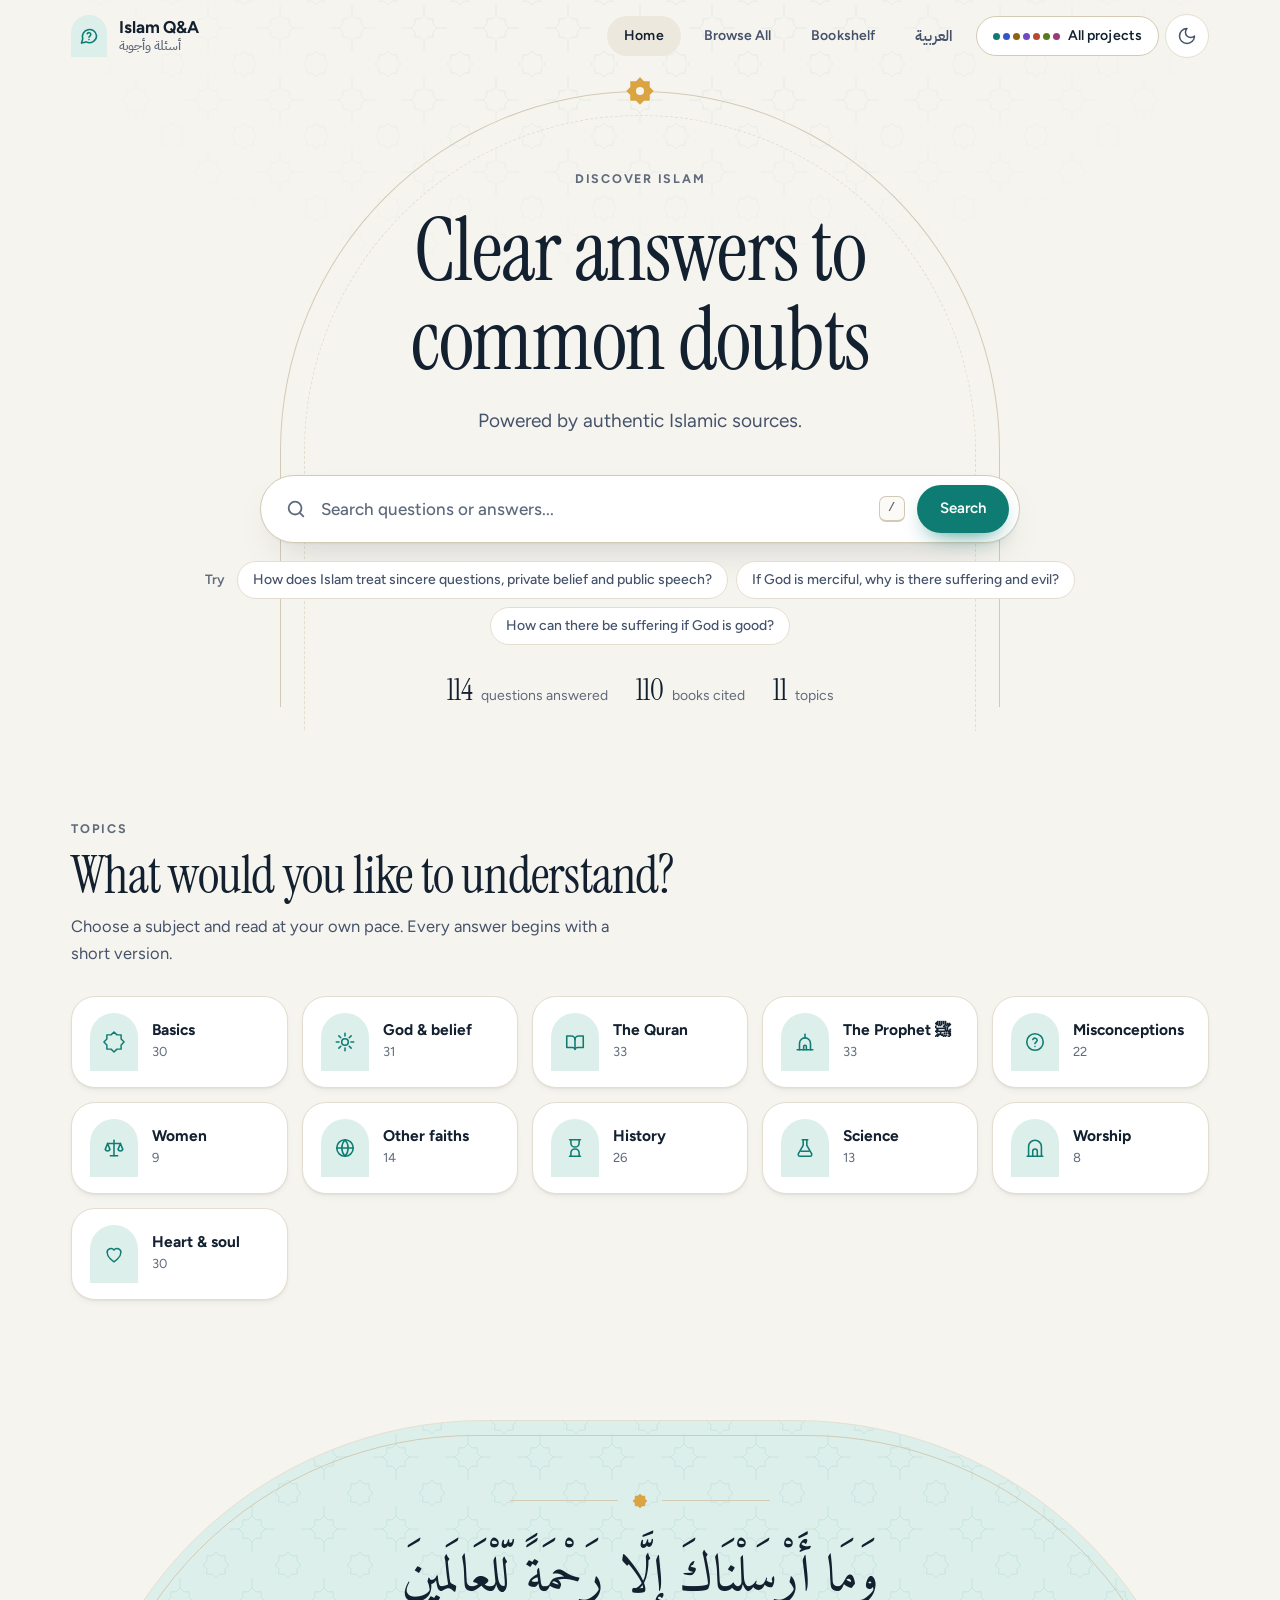
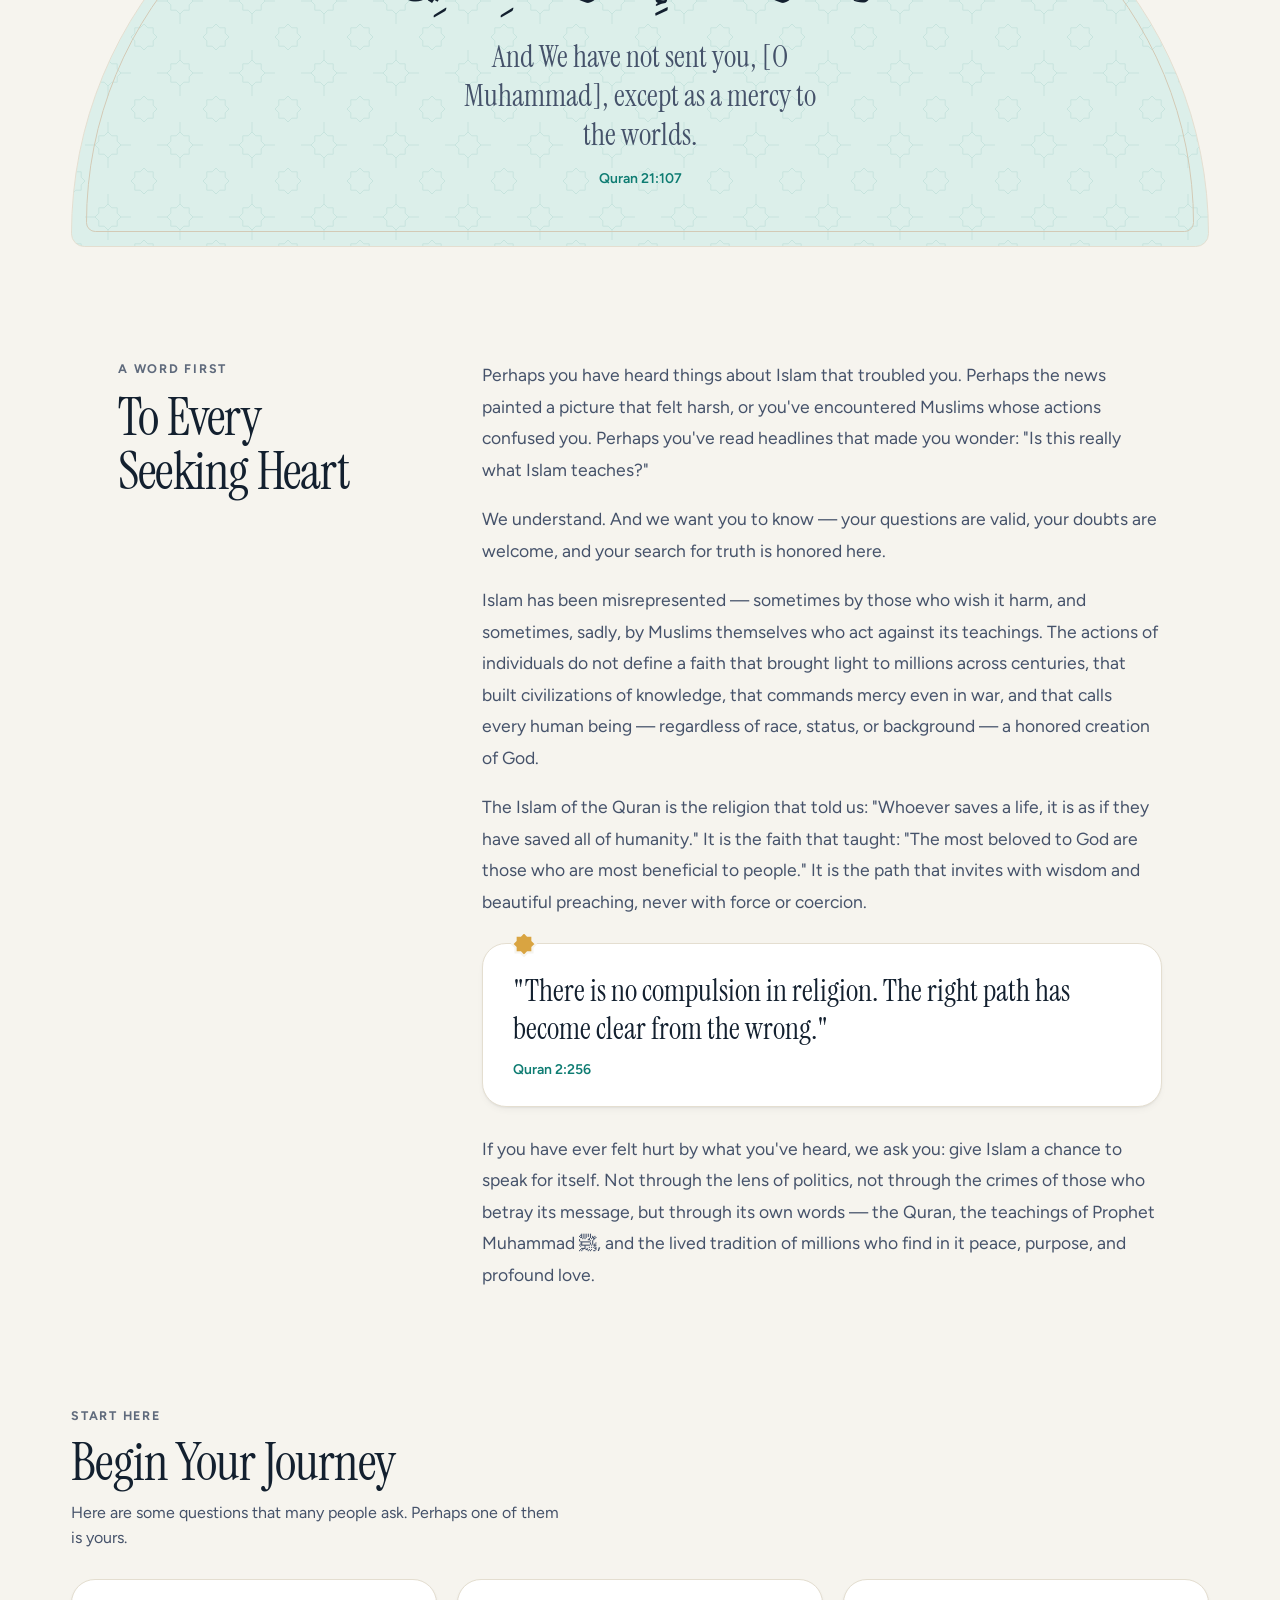
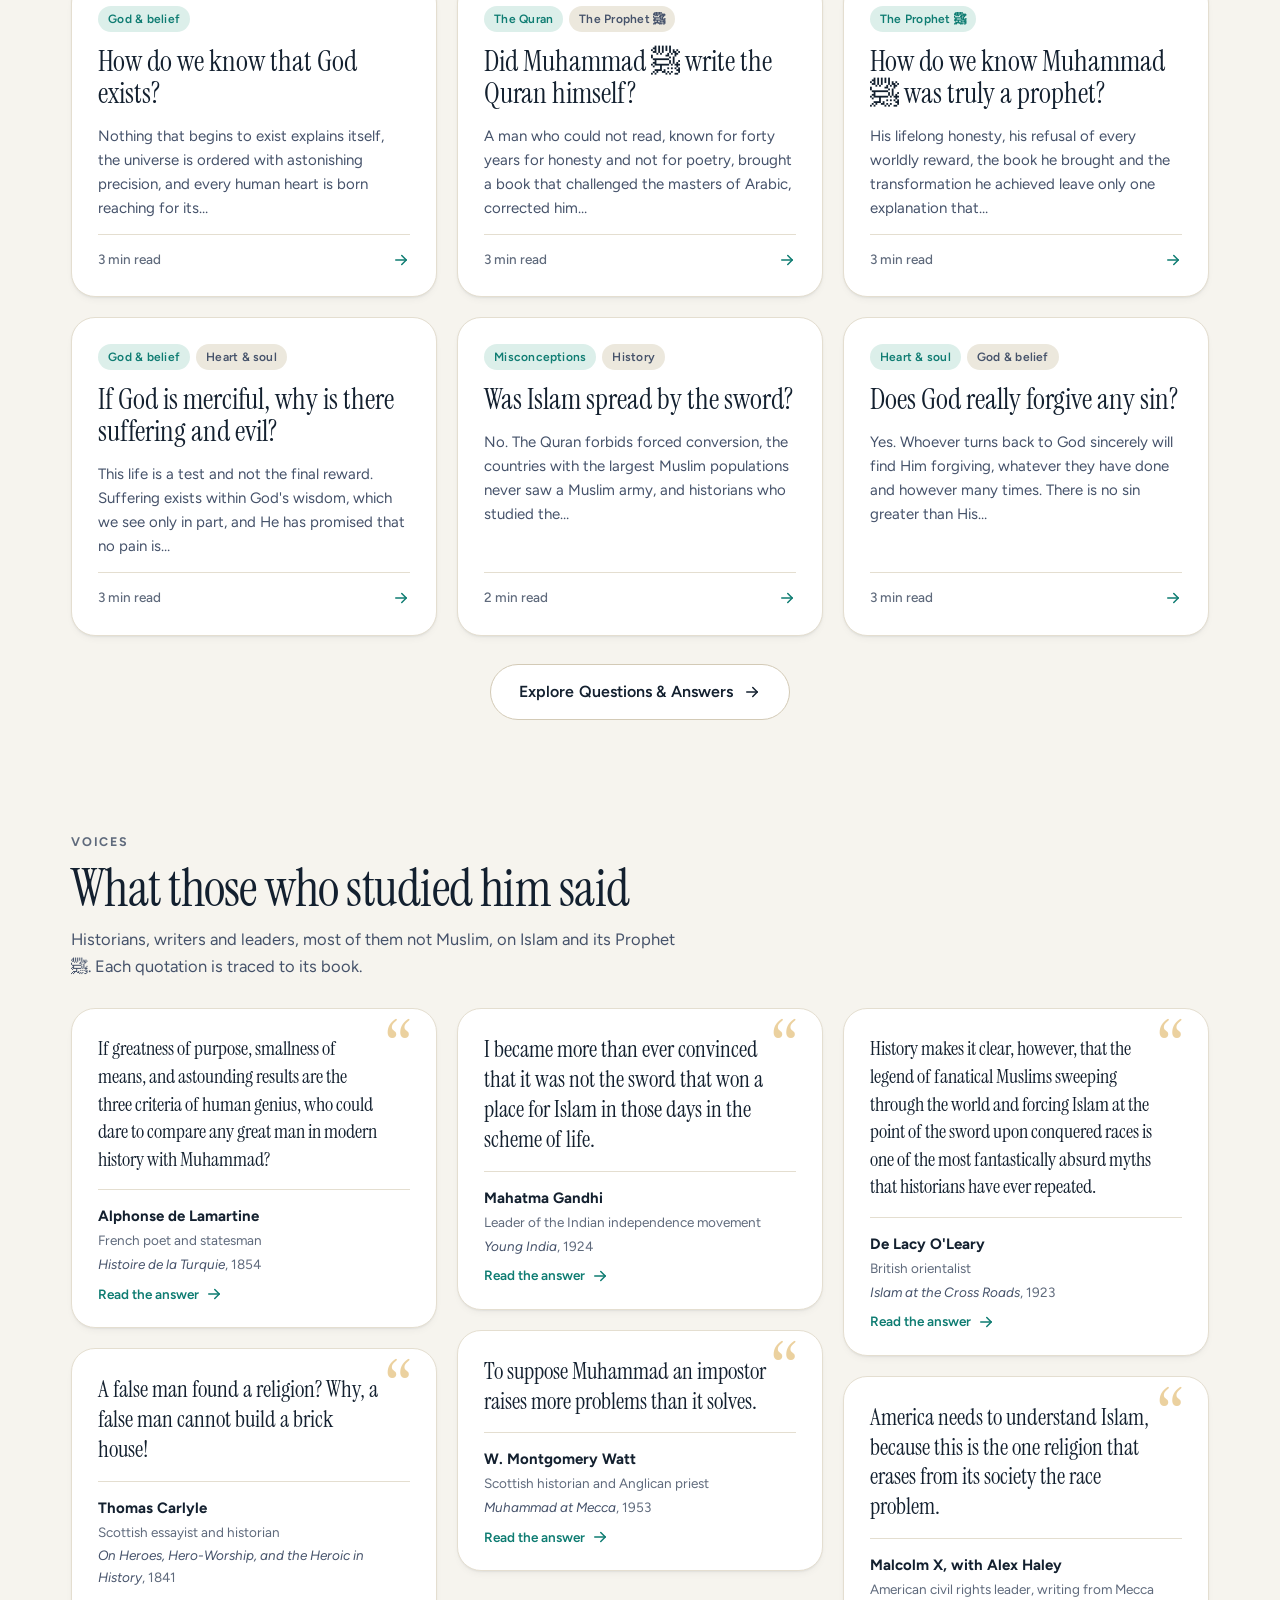
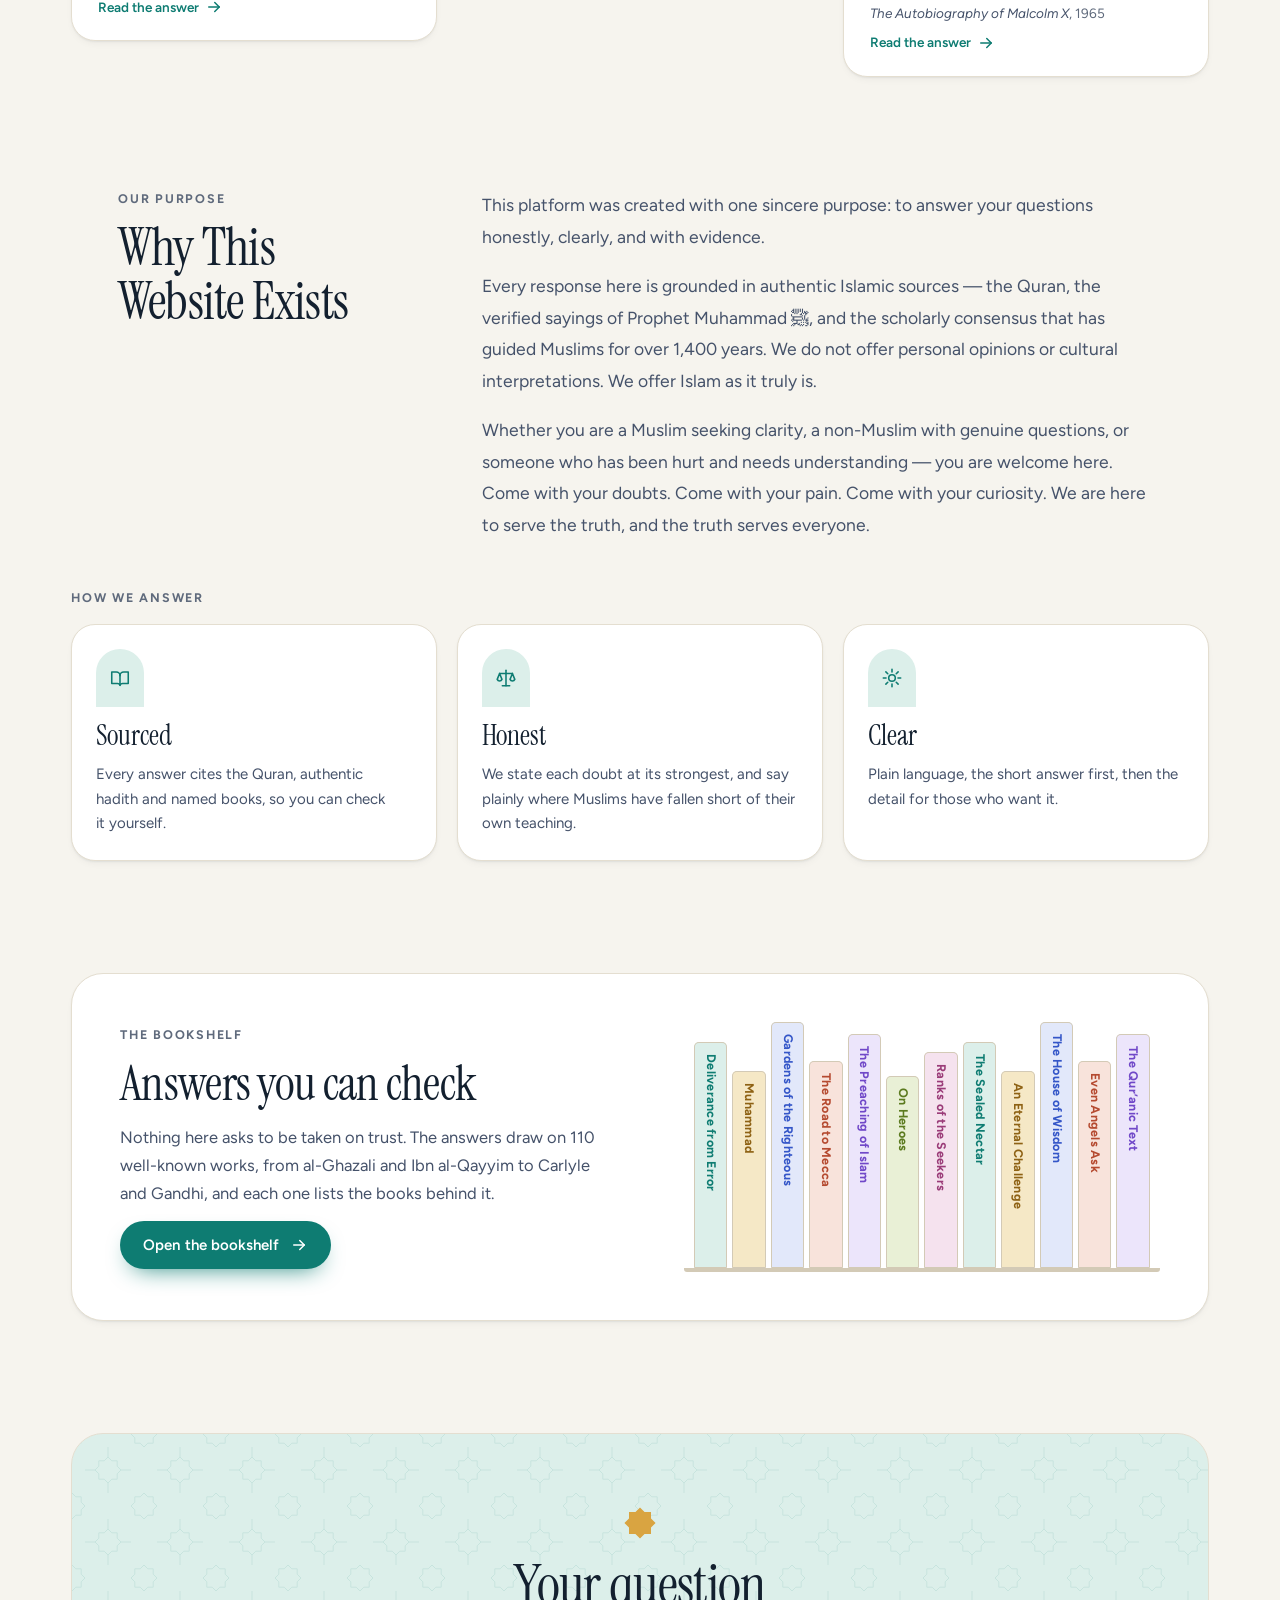
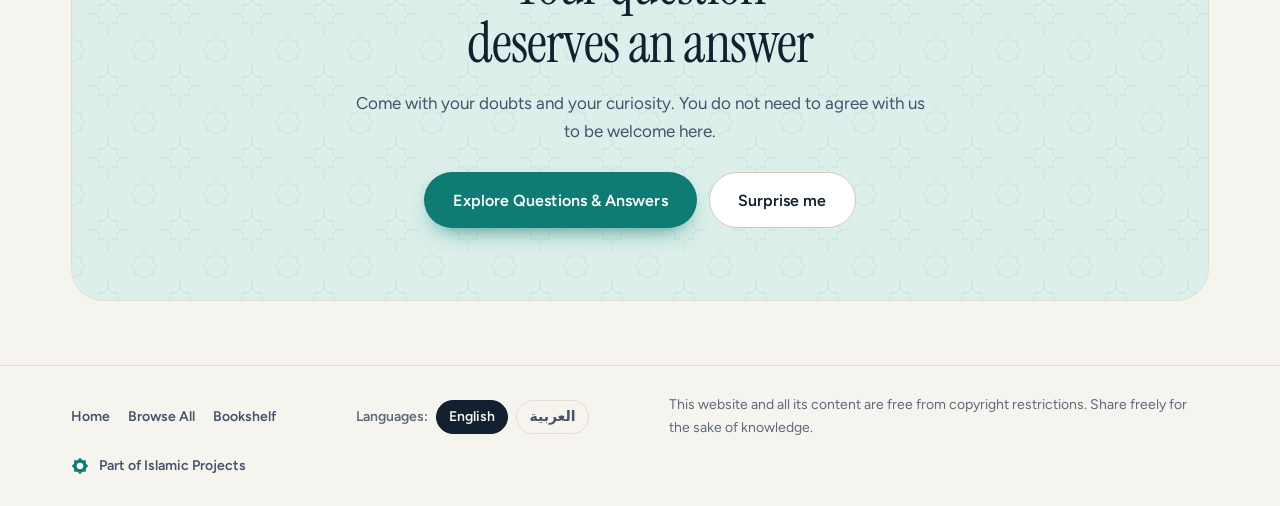
<file: index.html>
<!DOCTYPE html>
<html lang="en" dir="ltr">
<head>
  <meta charset="utf-8">
  <meta name="viewport" content="width=device-width, initial-scale=1, viewport-fit=cover">
  <meta name="description" content="Clear answers to common doubts about Islam — powered by authentic Islamic sources.">
  <meta name="theme-color" content="#F6F4EE">
  <meta property="og:type" content="website">
  <meta property="og:title" content="Discover Islam — clear answers to common doubts">
  <meta property="og:description" content="Sourced answers to the questions people ask most about Islam, drawn from the Quran, authentic hadith and well-known books.">
  <title>Discover Islam</title>
  <script>(function(){var t;try{t=localStorage.getItem('sakina-theme')||localStorage.getItem('theme')}catch(e){}if(t!=='light'&&t!=='dark'){t=window.matchMedia&&matchMedia('(prefers-color-scheme: dark)').matches?'dark':'light'}document.documentElement.setAttribute('data-theme',t)})();</script>
  <link rel="icon" href="data:image/svg+xml,%3Csvg xmlns='http://www.w3.org/2000/svg' viewBox='0 0 24 24'%3E%3Cpath fill='%230E7C72' d='M23 12L19.78 15.22L19.78 19.78L15.22 19.78L12 23L8.78 19.78L4.22 19.78L4.22 15.22L1 12L4.22 8.78L4.22 4.22L8.78 4.22L12 1L15.22 4.22L19.78 4.22L19.78 8.78Z'/%3E%3Ccircle cx='12' cy='12' r='4.4' fill='%23F6F4EE'/%3E%3C/svg%3E">
  <link rel="preconnect" href="https://fonts.googleapis.com">
  <link rel="preconnect" href="https://fonts.gstatic.com" crossorigin>
  <link href="https://fonts.googleapis.com/css2?family=Amiri:ital,wght@0,400;0,700;1,400&family=Figtree:ital,wght@0,400;0,500;0,600;0,700;0,800;1,500&family=Instrument+Serif:ital@0;1&family=IBM+Plex+Sans+Arabic:wght@400;500;600;700&family=Noto+Naskh+Arabic:wght@400;500;600;700&display=swap" rel="stylesheet">
  <link rel="stylesheet" href="assets/css/sakina.css?v=sk4">
  <link rel="stylesheet" href="assets/css/style.css?v=qa5">
</head>
<body class="sk-project-qna">
  <a class="sk-skip" href="#main">Skip to content</a>
  <div class="sk-pattern" aria-hidden="true"></div>

  <header class="sk-header">
    <div class="sk-container sk-header__inner">
      <a class="sk-brand" href="index.html" id="brand-link">
        <span class="sk-tile sk-tile--sm"><svg width="20" height="20" viewBox="0 0 24 24" fill="none" stroke="currentColor" stroke-width="1.9" stroke-linecap="round" stroke-linejoin="round" aria-hidden="true"><path d="M21 11.5a8.5 8.5 0 0 1-12.4 7.6L3 20.5l1.5-5.2A8.5 8.5 0 1 1 21 11.5Z"/><path d="M9.8 9.3a2.3 2.3 0 0 1 4.4.9c0 1.6-2.2 2-2.2 3.3"/><path d="M12 16.3h.01"/></svg></span>
        <span class="sk-brand__text"><span class="sk-brand__name" lang="en">Islam Q&amp;A</span><span class="sk-brand__sub" lang="ar">أسئلة وأجوبة</span></span>
      </a>
      <nav class="sk-header__nav" aria-label="Site">
        <a class="sk-btn sk-btn--ghost sk-btn--sm sk-hide-sm" href="index.html" id="nav-home" aria-current="page">Home</a>
        <a class="sk-btn sk-btn--ghost sk-btn--sm sk-hide-sm" href="browse.html" id="nav-browse">Browse</a>
        <a class="sk-btn sk-btn--ghost sk-btn--sm sk-hide-sm" href="library.html" id="nav-library">Bookshelf</a>
        <a class="sk-btn sk-btn--ghost sk-btn--sm qa-lang" href="index.html?lang=ar" id="nav-lang" lang="ar">العربية</a>
        <a class="sk-btn sk-btn--line sk-btn--sm sk-projects" href="https://husseinbenz.github.io/" aria-label="All Islamic projects">
          <span class="sk-constellation" aria-hidden="true"><i></i><i></i><i></i><i></i><i></i><i></i><i></i></span><span class="sk-hide-sm">All projects</span></a>
        <button class="sk-icon-btn sk-theme-btn" type="button" data-sk-theme-toggle aria-label="Switch to night theme">
          <svg class="sk-i-moon" width="20" height="20" viewBox="0 0 24 24" fill="none" stroke="currentColor" stroke-width="1.8" stroke-linecap="round" stroke-linejoin="round" aria-hidden="true"><path d="M12 3a6 6 0 0 0 9 9 9 9 0 1 1-9-9Z"/></svg>
          <svg class="sk-i-sun" width="20" height="20" viewBox="0 0 24 24" fill="none" stroke="currentColor" stroke-width="1.8" stroke-linecap="round" stroke-linejoin="round" aria-hidden="true"><circle cx="12" cy="12" r="4"/><path d="M12 2v2M12 20v2M4.93 4.93l1.41 1.41M17.66 17.66l1.41 1.41M2 12h2M20 12h2M6.34 17.66l-1.41 1.41M19.07 4.93l-1.41 1.41"/></svg>
        </button>
      </nav>
    </div>
  </header>

  <main id="main" class="sk-container">
    <!-- Search-first hero -->
    <section class="home-hero">
      <div class="hero-arches" aria-hidden="true">
        <svg class="sk-slow-spin" width="30" height="30" viewBox="-12 -12 24 24"><path style="fill:var(--gold-bright)" d="M11 0L7.78 3.22L7.78 7.78L3.22 7.78L0 11L-3.22 7.78L-7.78 7.78L-7.78 3.22L-11 0L-7.78 -3.22L-7.78 -7.78L-3.22 -7.78L0 -11L3.22 -7.78L7.78 -7.78L7.78 -3.22Z"/><circle r="3.2" style="fill:var(--bg)"/></svg>
      </div>
      <span class="sk-eyebrow sk-rise" id="home-hero-eyebrow">Discover Islam</span>
      <h1 class="sk-display home-hero__title sk-rise sk-d1" id="home-hero-title">Clear answers to common doubts</h1>
      <p class="sk-lede home-hero__lede sk-rise sk-d2" id="home-hero-tagline"></p>
      <div class="search sk-rise sk-d3">
        <div class="sk-field">
          <svg width="22" height="22" viewBox="0 0 24 24" fill="none" stroke="currentColor" stroke-width="2" stroke-linecap="round" aria-hidden="true"><circle cx="11" cy="11" r="7"/><path d="m20 20-3.5-3.5"/></svg>
          <label class="sk-visually-hidden" for="home-search-input" id="home-search-label">Search</label>
          <input type="search" id="home-search-input" autocomplete="off" enterkeyhint="search">
          <span class="sk-kbd" aria-hidden="true">/</span>
          <button type="button" class="sk-btn sk-btn--primary" id="home-btn-search">Search</button>
        </div>
        <div class="suggest" id="home-suggest" hidden></div>
      </div>
      <div class="try sk-rise sk-d4" id="home-random-cards"></div>
      <ul class="stats sk-rise sk-d4" id="home-stats"></ul>
    </section>

    <!-- Topics -->
    <section class="section" aria-labelledby="topics-title">
      <div class="section__head sk-reveal">
        <span class="sk-eyebrow" id="topics-eyebrow"></span>
        <h2 class="sk-display" id="topics-title"></h2>
        <p id="topics-subtitle"></p>
      </div>
      <div class="topics" id="topics-grid"></div>
    </section>

    <!-- Verse -->
    <section class="verse-panel sk-reveal" aria-label="Verse">
      <div class="verse">
        <div class="sk-divider" style="width:min(260px,70%)" aria-hidden="true"><svg width="16" height="16" viewBox="-12 -12 24 24"><path fill="currentColor" d="M11 0L7.78 3.22L7.78 7.78L3.22 7.78L0 11L-3.22 7.78L-7.78 7.78L-7.78 3.22L-11 0L-7.78 -3.22L-7.78 -7.78L-3.22 -7.78L0 -11L3.22 -7.78L7.78 -7.78L7.78 -3.22Z"/></svg></div>
        <p class="verse__arabic" id="hero-verse-arabic" lang="ar" dir="rtl"></p>
        <p class="verse__translation" id="hero-verse-translation"></p>
        <p class="verse__ref" id="hero-verse-ref"></p>
      </div>
    </section>

    <!-- A letter to the reader -->
    <section class="letter">
      <div class="letter__head sk-reveal">
        <span class="sk-eyebrow" id="speech-eyebrow"></span>
        <h2 class="sk-display" id="speech-title"></h2>
      </div>
      <div class="letter__body">
        <p class="sk-reveal" id="speech-p1"></p>
        <p class="sk-reveal" id="speech-p2"></p>
        <p class="sk-reveal" id="speech-p3"></p>
        <p class="sk-reveal" id="speech-p4"></p>
        <blockquote class="letter__quote sk-reveal">
          <svg width="26" height="26" viewBox="-12 -12 24 24" aria-hidden="true"><path style="fill:var(--gold-bright);stroke:var(--bg)" stroke-width="2" d="M11 0L7.78 3.22L7.78 7.78L3.22 7.78L0 11L-3.22 7.78L-7.78 7.78L-7.78 3.22L-11 0L-7.78 -3.22L-7.78 -7.78L-3.22 -7.78L0 -11L3.22 -7.78L7.78 -7.78L7.78 -3.22Z"/></svg>
          <span class="letter__quote-text" id="speech-quote"></span>
          <span class="letter__quote-ref" id="speech-quote-ref"></span>
        </blockquote>
        <p class="sk-reveal" id="speech-p5"></p>
      </div>
    </section>

    <!-- Explore -->
    <section class="explore">
      <div class="explore__head sk-reveal">
        <div>
          <span class="sk-eyebrow" id="explore-eyebrow"></span>
          <h2 class="sk-display" id="explore-title"></h2>
          <p id="explore-subtitle"></p>
        </div>
      </div>
      <div class="qgrid" id="popular-grid"></div>
      <a class="sk-btn sk-btn--line sk-btn--lg explore__cta" href="browse.html" id="explore-cta"><span id="explore-cta-text"></span><svg class="sk-arrow" width="18" height="18" viewBox="0 0 24 24" fill="none" stroke="currentColor" stroke-width="2" stroke-linecap="round" stroke-linejoin="round" aria-hidden="true"><path d="M5 12h14"/><path d="m13 6 6 6-6 6"/></svg></a>
    </section>

    <!-- Voices -->
    <section class="section" aria-labelledby="voices-title">
      <div class="section__head sk-reveal">
        <span class="sk-eyebrow" id="voices-eyebrow"></span>
        <h2 class="sk-display" id="voices-title"></h2>
        <p id="voices-subtitle"></p>
      </div>
      <div class="voices" id="voices-grid"></div>
    </section>

    <!-- Purpose and principles -->
    <section class="letter">
      <div class="letter__head sk-reveal">
        <span class="sk-eyebrow" id="purpose-eyebrow"></span>
        <h2 class="sk-display" id="purpose-title"></h2>
      </div>
      <div class="letter__body">
        <p class="sk-reveal" id="purpose-p1"></p>
        <p class="sk-reveal" id="purpose-p2"></p>
        <p class="sk-reveal" id="purpose-p3"></p>
      </div>
    </section>
    <section class="principles-wrap" aria-labelledby="principles-eyebrow">
      <span class="sk-eyebrow sk-reveal" id="principles-eyebrow"></span>
      <div class="principles" id="principles-grid"></div>
    </section>

    <!-- Bookshelf -->
    <section class="section" aria-labelledby="shelf-title">
      <div class="shelf sk-reveal">
        <div class="shelf__text">
          <span class="sk-eyebrow" id="shelf-eyebrow"></span>
          <h2 class="sk-display" id="shelf-title"></h2>
          <p id="shelf-text"></p>
          <a class="sk-btn sk-btn--primary" href="library.html" id="shelf-cta"><span id="shelf-cta-text"></span><svg class="sk-arrow" width="18" height="18" viewBox="0 0 24 24" fill="none" stroke="currentColor" stroke-width="2" stroke-linecap="round" stroke-linejoin="round" aria-hidden="true"><path d="M5 12h14"/><path d="m13 6 6 6-6 6"/></svg></a>
        </div>
        <div class="spines" id="shelf-spines"></div>
      </div>
    </section>

    <!-- Closing -->
    <section class="closing sk-reveal">
      <svg class="sk-slow-spin" width="34" height="34" viewBox="-12 -12 24 24" aria-hidden="true"><path style="fill:var(--gold-bright)" d="M11 0L7.78 3.22L7.78 7.78L3.22 7.78L0 11L-3.22 7.78L-7.78 7.78L-7.78 3.22L-11 0L-7.78 -3.22L-7.78 -7.78L-3.22 -7.78L0 -11L3.22 -7.78L7.78 -7.78L7.78 -3.22Z"/></svg>
      <h2 class="sk-display" id="closing-title"></h2>
      <p id="closing-text"></p>
      <div class="closing__actions">
        <a class="sk-btn sk-btn--primary sk-btn--lg" href="browse.html" id="closing-browse"></a>
        <a class="sk-btn sk-btn--line sk-btn--lg" href="#" id="closing-random"></a>
      </div>
    </section>
  </main>

  <footer class="sk-footer">
    <div class="sk-container qa-footer">
      <nav class="footer-links" id="footer-links" aria-label="Footer"></nav>
      <div class="lang-switcher"><span class="lang-switcher__label" id="footer-lang-label"></span><span id="lang-switcher" class="lang-switcher"></span></div>
      <p id="footer-copyright"></p>
      <a class="sk-footer__home" href="https://husseinbenz.github.io/">
        <svg width="18" height="18" viewBox="0 0 24 24" aria-hidden="true"><path style="fill:var(--primary)" d="M23 12L19.78 15.22L19.78 19.78L15.22 19.78L12 23L8.78 19.78L4.22 19.78L4.22 15.22L1 12L4.22 8.78L4.22 4.22L8.78 4.22L12 1L15.22 4.22L19.78 4.22L19.78 8.78Z"/><circle cx="12" cy="12" r="4.4" style="fill:var(--bg)"/></svg>
        Part of Islamic Projects</a>
    </div>
  </footer>

  <script src="assets/js/sakina.js?v=sk4"></script>
  <script src="assets/js/i18n.js?v=qa5"></script>
  <script src="assets/js/data.js?v=qa5"></script>
  <script src="assets/js/site.js?v=qa5"></script>
  <script>
    (function () {
      var esc = Site.escapeHtml;
      function set(id, text) { document.getElementById(id).textContent = text; }

      DataStore.loadAll().then(function (data) {
        var lang = I18n.init(data.uiStrings, data.languages, data.config.defaultLang);
        Site.initChrome(lang);
        document.title = I18n.t('title');

        // Hero: the tagline is split at its dash into a headline and a lede
        var parts = I18n.t('tagline').split(/\s+—\s+/);
        set('home-hero-eyebrow', I18n.t('title'));
        set('home-hero-title', parts[0]);
        var lede = document.getElementById('home-hero-tagline');
        if (parts[1]) lede.textContent = parts[1].charAt(0).toUpperCase() + parts[1].slice(1); else lede.hidden = true;

        var input = document.getElementById('home-search-input');
        input.placeholder = I18n.t('placeholder');
        set('home-search-label', I18n.t('search'));
        set('home-btn-search', I18n.t('search'));
        function goSearch(q) { window.location.href = 'browse.html?lang=' + lang + (q ? '&q=' + encodeURIComponent(q) : ''); }
        document.getElementById('home-btn-search').addEventListener('click', function () { goSearch(input.value.trim()); });

        var entries = DataStore.getEntries(data.entries, lang, data.config.defaultLang);
        var byId = {};
        entries.forEach(function (e) { byId[e.id] = e; });
        Site.suggest(input, document.getElementById('home-suggest'), entries, lang, goSearch);

        // Three questions to try, different on every visit
        var shuffled = entries.slice().sort(function () { return Math.random() - 0.5; });
        var tries = document.getElementById('home-random-cards');
        tries.innerHTML = '<span class="try__label">' + esc(I18n.t('try_label')) + '</span>';
        shuffled.slice(0, 3).forEach(function (e) {
          var a = document.createElement('a');
          a.className = 'sk-chip';
          a.href = Site.articleUrl(e.id, lang);
          a.textContent = e.question;
          tries.appendChild(a);
        });

        // What the site holds, counted from the data
        var counts = DataStore.tagCounts(entries);
        var topics = (data.config.topics || []).filter(function (t) { return counts[t]; });
        var bookCount = Object.keys(data.sources || {}).length;
        document.getElementById('home-stats').innerHTML =
          '<li><strong>' + entries.length + '</strong>' + esc(I18n.t('stat_questions')) + '</li>' +
          '<li><strong>' + bookCount + '</strong>' + esc(I18n.t('stat_books')) + '</li>' +
          '<li><strong>' + topics.length + '</strong>' + esc(I18n.t('stat_topics')) + '</li>';

        // Topics
        set('topics-eyebrow', I18n.t('topics_eyebrow'));
        set('topics-title', I18n.t('topics_title'));
        set('topics-subtitle', I18n.t('topics_subtitle'));
        document.getElementById('topics-grid').innerHTML = topics.map(function (t, i) {
          return '<a class="topic sk-card sk-lift sk-reveal" style="transition-delay:' + (i % 4) * 0.05 + 's" href="' + Site.tagUrl(t, lang) + '">' +
            '<span class="sk-tile sk-tile--md">' + Site.topicIcon(t, 22) + '</span>' +
            '<span class="topic__text"><span class="topic__name">' + esc(Site.tagLabel(t)) + '</span>' +
            '<span class="topic__count">' + counts[t] + '</span></span></a>';
        }).join('');

        // Verse
        set('hero-verse-arabic', I18n.t('hero_quran_verse'));
        set('hero-verse-translation', I18n.t('hero_quran_translation'));
        set('hero-verse-ref', I18n.t('hero_quran_ref').replace(/^—\s*/, ''));

        // Letter & purpose
        ['speech_title', 'speech_p1', 'speech_p2', 'speech_p3', 'speech_p4', 'speech_quote', 'speech_p5',
         'purpose_title', 'purpose_p1', 'purpose_p2', 'purpose_p3',
         'speech_eyebrow', 'purpose_eyebrow', 'explore_eyebrow', 'explore_title', 'explore_subtitle',
         'voices_eyebrow', 'voices_title', 'voices_subtitle', 'principles_eyebrow',
         'shelf_eyebrow', 'shelf_title', 'closing_title', 'closing_text'].forEach(function (key) {
          set(key.replace('_', '-'), I18n.t(key));
        });
        set('speech-quote-ref', I18n.t('speech_quote_ref').replace(/^—\s*/, ''));

        // Start here: the featured questions
        set('explore-cta-text', I18n.t('welcome_cta'));
        document.getElementById('explore-cta').href = 'browse.html?lang=' + lang;
        var featured = (data.config.featured || []).map(function (id) { return byId[id]; }).filter(Boolean);
        if (featured.length < 3) featured = entries.slice(0, 6);
        document.getElementById('popular-grid').innerHTML = featured.map(function (e) { return Site.cardHtml(e, lang, 'sk-reveal'); }).join('');

        // Voices: quotations traced to their books
        document.getElementById('voices-grid').innerHTML = (data.voices || []).map(function (v) {
          var src = data.sources[v.source];
          if (!src) return '';
          var s = Site.sourceText(src, lang);
          var quote = (v.quote && (v.quote[lang] || v.quote.en)) || '';
          var who = (v.who && (v.who[lang] || v.who.en)) || '';
          var translated = I18n.t('voices_translated');
          var more = byId[v.article]
            ? '<a class="voice__more" href="' + Site.articleUrl(v.article, lang) + '">' + esc(I18n.t('voices_read')) + Site.ARROW + '</a>' : '';
          return '<figure class="voice sk-card sk-reveal' + (quote.length > 150 ? ' voice--long' : '') + '">' +
            '<blockquote class="voice__quote">' + esc(quote) + '</blockquote>' +
            '<figcaption class="voice__by"><strong>' + esc(s.author) + '</strong><span>' + esc(who) + '</span>' +
            '<span><em>' + esc(s.title) + '</em>' + (s.year ? (lang === 'ar' ? '، ' : ', ') + esc(s.year) : '') +
            (translated && translated !== 'voices_translated' ? ' · ' + esc(translated) : '') + '</span>' + more + '</figcaption></figure>';
        }).join('');

        // How we answer
        var P_ICONS = [
          '<path d="M12 7.5v12.5"/><path d="M3 5.5h5a4 4 0 0 1 4 4 4 4 0 0 1 4-4h5v12.5h-6a3 3 0 0 0-3 2 3 3 0 0 0-3-2H3z"/>',
          '<path d="M12 3.5v17"/><path d="M8 20.5h8"/><path d="M5 7h14"/><path d="M5 7l-2.6 6.5a2.8 2.8 0 0 0 5.2 0z"/><path d="M19 7l-2.6 6.5a2.8 2.8 0 0 0 5.2 0z"/>',
          '<circle cx="12" cy="12" r="3.6"/><path d="M12 2.5v3M12 18.5v3M2.5 12h3M18.5 12h3M5.3 5.3l2.1 2.1M16.6 16.6l2.1 2.1M5.3 18.7l2.1-2.1M16.6 7.4l2.1-2.1"/>'
        ];
        document.getElementById('principles-grid').innerHTML = [1, 2, 3].map(function (n) {
          return '<div class="principle sk-card sk-reveal" style="transition-delay:' + (n - 1) * 0.06 + 's">' +
            '<span class="sk-tile sk-tile--md"><svg width="22" height="22" viewBox="0 0 24 24" fill="none" stroke="currentColor" stroke-width="1.7" stroke-linecap="round" stroke-linejoin="round" aria-hidden="true">' + P_ICONS[n - 1] + '</svg></span>' +
            '<h3>' + esc(I18n.t('principle_' + n + '_title')) + '</h3><p>' + esc(I18n.t('principle_' + n + '_text')) + '</p></div>';
        }).join('');

        // Bookshelf
        set('shelf-text', I18n.tf('shelf_text', bookCount));
        set('shelf-cta-text', I18n.t('shelf_cta'));
        document.getElementById('shelf-cta').href = 'library.html?lang=' + lang;
        document.getElementById('shelf-spines').innerHTML = (data.config.shelf || []).map(function (key) {
          var src = data.sources[key];
          if (!src) return '';
          var s = Site.sourceText(src, lang);
          var label = Site.spineLabel(src, lang);
          return '<a class="spine" href="library.html?lang=' + lang + '#' + key + '" title="' + esc(s.author + ' — ' + s.title) + '">' + esc(label) + '</a>';
        }).join('');

        // Closing
        var browse = document.getElementById('closing-browse');
        browse.textContent = I18n.t('welcome_cta');
        browse.href = 'browse.html?lang=' + lang;
        var random = document.getElementById('closing-random');
        random.textContent = I18n.t('surprise');
        if (shuffled.length > 3) random.href = Site.articleUrl(shuffled[3].id, lang); else random.hidden = true;

        Sakina.reveal(document);
      });
    })();
  </script>
</body>
</html>
</file>
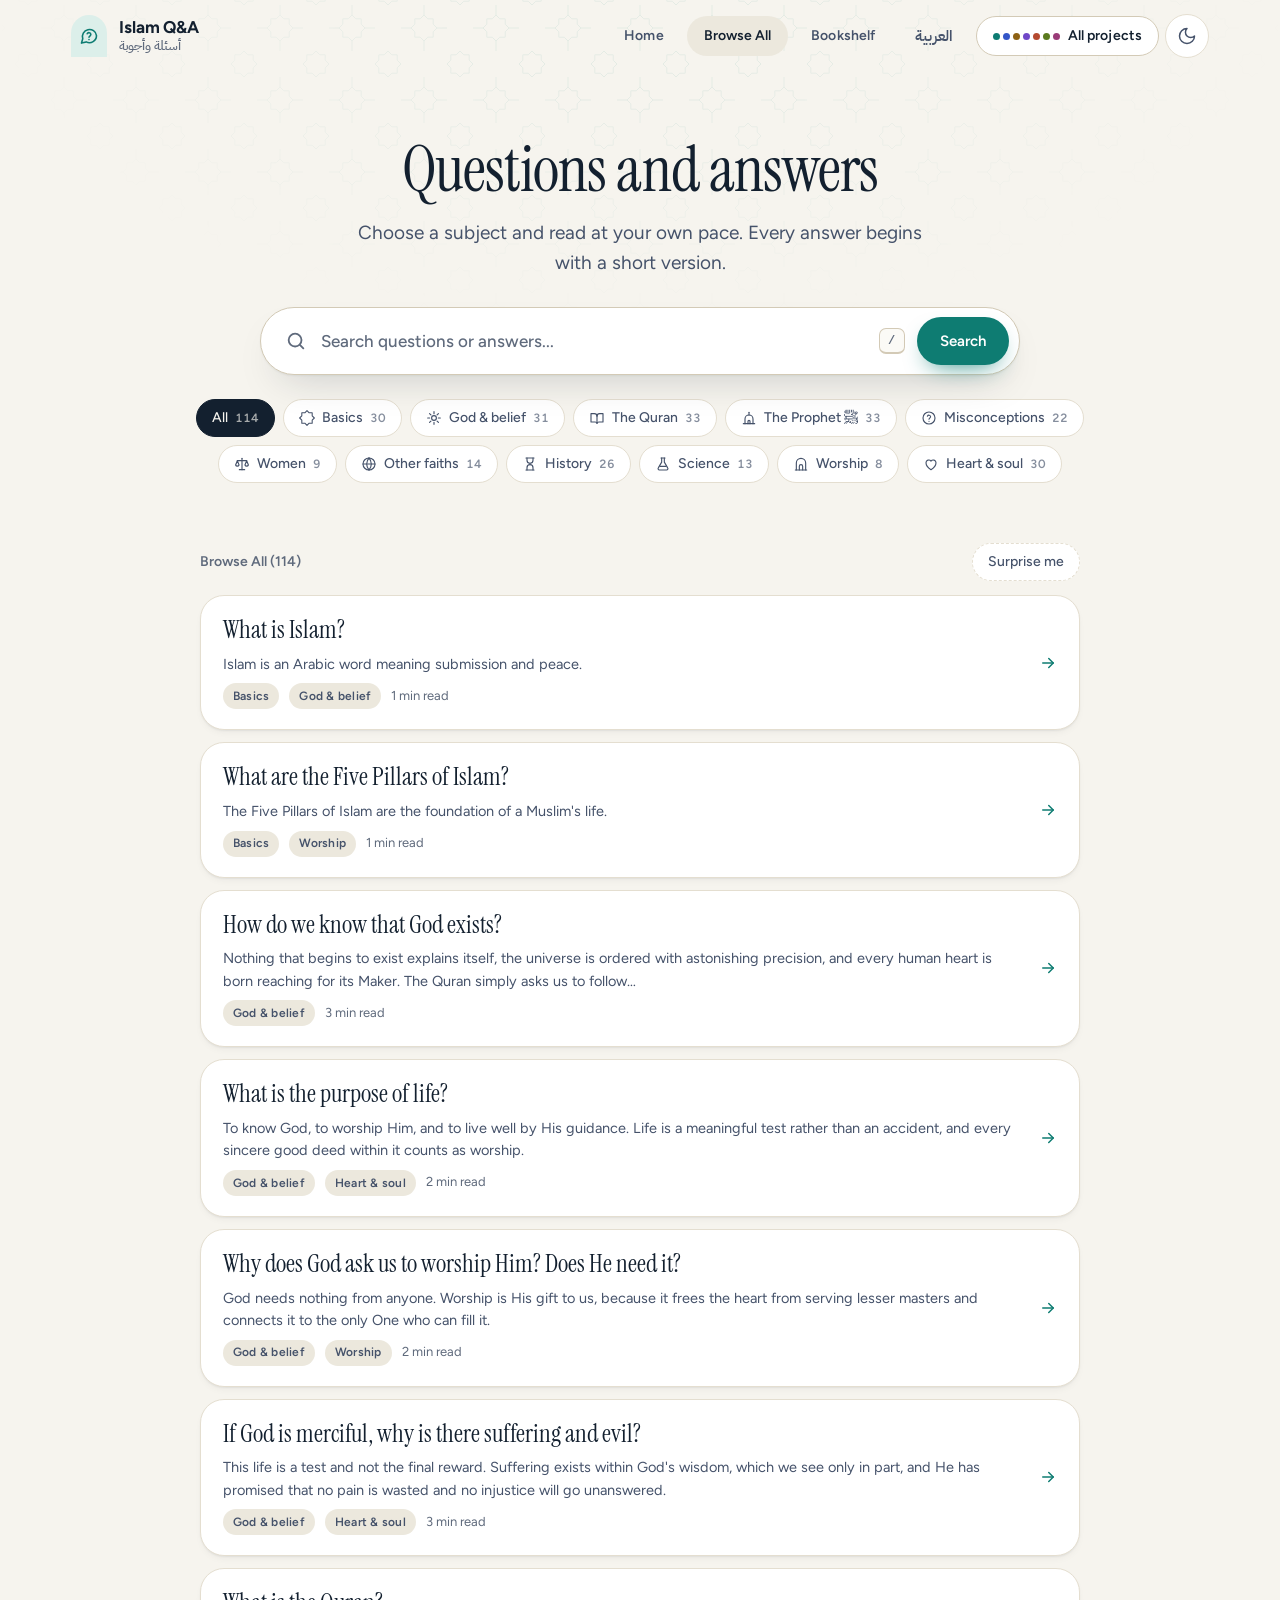
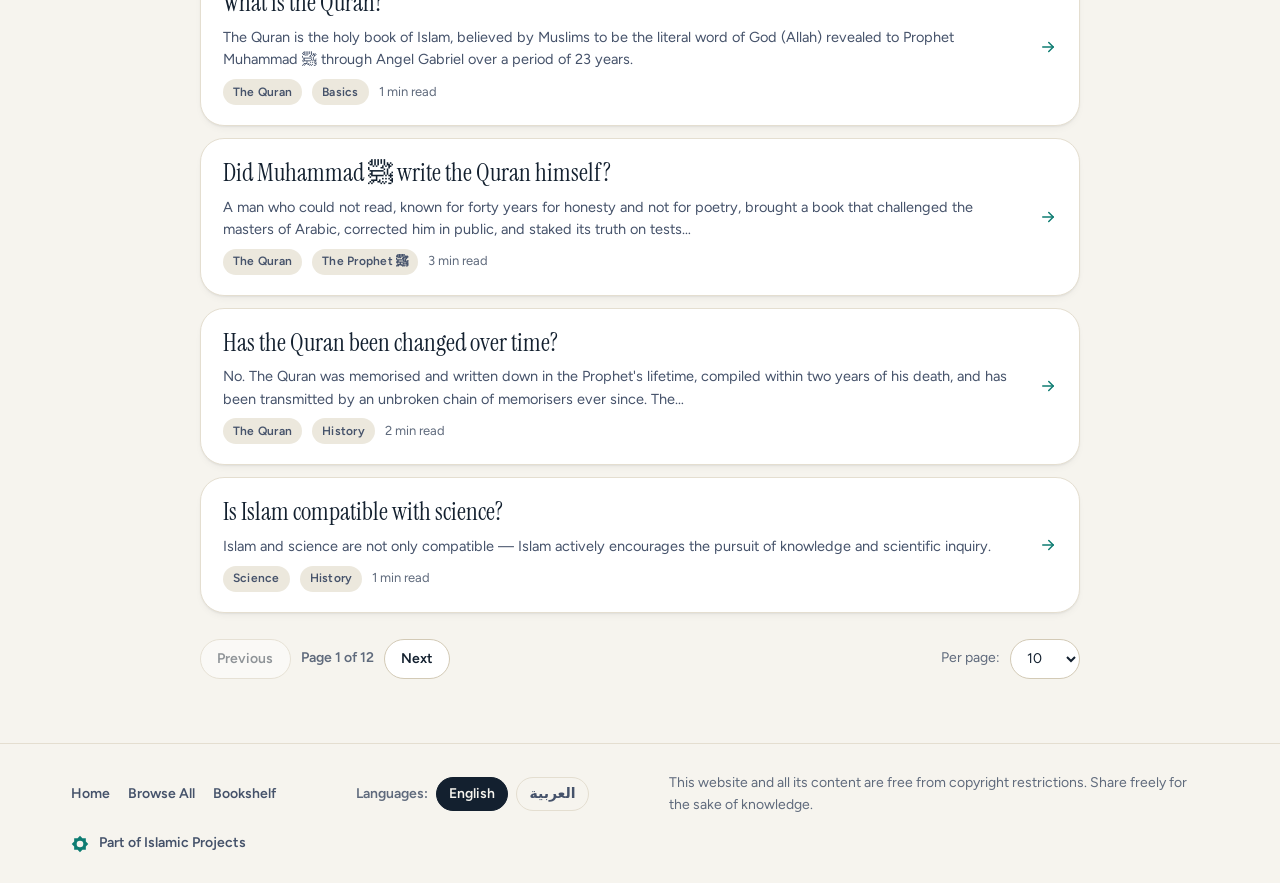
<file: browse.html>
<!DOCTYPE html>
<html lang="en" dir="ltr">
<head>
  <meta charset="utf-8">
  <meta name="viewport" content="width=device-width, initial-scale=1, viewport-fit=cover">
  <meta name="description" content="Search and browse clear answers to common questions about Islam.">
  <meta name="theme-color" content="#F6F4EE">
  <title>Browse — Discover Islam</title>
  <script>(function(){var t;try{t=localStorage.getItem('sakina-theme')||localStorage.getItem('theme')}catch(e){}if(t!=='light'&&t!=='dark'){t=window.matchMedia&&matchMedia('(prefers-color-scheme: dark)').matches?'dark':'light'}document.documentElement.setAttribute('data-theme',t)})();</script>
  <link rel="icon" href="data:image/svg+xml,%3Csvg xmlns='http://www.w3.org/2000/svg' viewBox='0 0 24 24'%3E%3Cpath fill='%230E7C72' d='M23 12L19.78 15.22L19.78 19.78L15.22 19.78L12 23L8.78 19.78L4.22 19.78L4.22 15.22L1 12L4.22 8.78L4.22 4.22L8.78 4.22L12 1L15.22 4.22L19.78 4.22L19.78 8.78Z'/%3E%3Ccircle cx='12' cy='12' r='4.4' fill='%23F6F4EE'/%3E%3C/svg%3E">
  <link rel="preconnect" href="https://fonts.googleapis.com">
  <link rel="preconnect" href="https://fonts.gstatic.com" crossorigin>
  <link href="https://fonts.googleapis.com/css2?family=Amiri:ital,wght@0,400;0,700;1,400&family=Figtree:ital,wght@0,400;0,500;0,600;0,700;0,800;1,500&family=Instrument+Serif:ital@0;1&family=IBM+Plex+Sans+Arabic:wght@400;500;600;700&family=Noto+Naskh+Arabic:wght@400;500;600;700&display=swap" rel="stylesheet">
  <link rel="stylesheet" href="assets/css/sakina.css?v=sk4">
  <link rel="stylesheet" href="assets/css/style.css?v=qa5">
</head>
<body class="sk-project-qna">
  <a class="sk-skip" href="#main">Skip to content</a>
  <div class="sk-pattern" aria-hidden="true"></div>

  <header class="sk-header">
    <div class="sk-container sk-header__inner">
      <a class="sk-brand" href="index.html" id="brand-link">
        <span class="sk-tile sk-tile--sm"><svg width="20" height="20" viewBox="0 0 24 24" fill="none" stroke="currentColor" stroke-width="1.9" stroke-linecap="round" stroke-linejoin="round" aria-hidden="true"><path d="M21 11.5a8.5 8.5 0 0 1-12.4 7.6L3 20.5l1.5-5.2A8.5 8.5 0 1 1 21 11.5Z"/><path d="M9.8 9.3a2.3 2.3 0 0 1 4.4.9c0 1.6-2.2 2-2.2 3.3"/><path d="M12 16.3h.01"/></svg></span>
        <span class="sk-brand__text"><span class="sk-brand__name" lang="en">Islam Q&amp;A</span><span class="sk-brand__sub" lang="ar">أسئلة وأجوبة</span></span>
      </a>
      <nav class="sk-header__nav" aria-label="Site">
        <a class="sk-btn sk-btn--ghost sk-btn--sm sk-hide-sm" href="index.html" id="nav-home">Home</a>
        <a class="sk-btn sk-btn--ghost sk-btn--sm sk-hide-sm" href="browse.html" id="nav-browse" aria-current="page">Browse</a>
        <a class="sk-btn sk-btn--ghost sk-btn--sm sk-hide-sm" href="library.html" id="nav-library">Bookshelf</a>
        <a class="sk-btn sk-btn--ghost sk-btn--sm qa-lang" href="browse.html?lang=ar" id="nav-lang" lang="ar">العربية</a>
        <a class="sk-btn sk-btn--line sk-btn--sm sk-projects" href="https://husseinbenz.github.io/" aria-label="All Islamic projects">
          <span class="sk-constellation" aria-hidden="true"><i></i><i></i><i></i><i></i><i></i><i></i><i></i></span><span class="sk-hide-sm">All projects</span></a>
        <button class="sk-icon-btn sk-theme-btn" type="button" data-sk-theme-toggle aria-label="Switch to night theme">
          <svg class="sk-i-moon" width="20" height="20" viewBox="0 0 24 24" fill="none" stroke="currentColor" stroke-width="1.8" stroke-linecap="round" stroke-linejoin="round" aria-hidden="true"><path d="M12 3a6 6 0 0 0 9 9 9 9 0 1 1-9-9Z"/></svg>
          <svg class="sk-i-sun" width="20" height="20" viewBox="0 0 24 24" fill="none" stroke="currentColor" stroke-width="1.8" stroke-linecap="round" stroke-linejoin="round" aria-hidden="true"><circle cx="12" cy="12" r="4"/><path d="M12 2v2M12 20v2M4.93 4.93l1.41 1.41M17.66 17.66l1.41 1.41M2 12h2M20 12h2M6.34 17.66l-1.41 1.41M19.07 4.93l-1.41 1.41"/></svg>
        </button>
      </nav>
    </div>
  </header>

  <main id="main" class="sk-container">
    <section class="browse-hero">
      <h1 class="sk-display" id="search-title">Discover Islam</h1>
      <p class="sk-lede" id="search-tagline"></p>
      <div class="search">
        <div class="sk-field">
          <svg width="22" height="22" viewBox="0 0 24 24" fill="none" stroke="currentColor" stroke-width="2" stroke-linecap="round" aria-hidden="true"><circle cx="11" cy="11" r="7"/><path d="m20 20-3.5-3.5"/></svg>
          <label class="sk-visually-hidden" for="search-input" id="search-label">Search</label>
          <input type="search" id="search-input" autocomplete="off" enterkeyhint="search">
          <span class="sk-kbd" aria-hidden="true">/</span>
          <button type="button" class="sk-btn sk-btn--primary" id="btn-search">Search</button>
        </div>
      </div>
      <div class="topic-chips sk-scroll-x" id="topic-chips" role="group"></div>
    </section>

    <section class="results" aria-live="polite">
      <div class="results-head">
        <div class="results-status" id="results-status"></div>
        <a class="sk-chip sk-chip--dashed" href="#" id="btn-surprise"></a>
      </div>
      <div class="entry-list" id="entry-list"></div>
      <div class="pagination" id="pagination"></div>
    </section>
  </main>

  <footer class="sk-footer">
    <div class="sk-container qa-footer">
      <nav class="footer-links" id="footer-links" aria-label="Footer"></nav>
      <div class="lang-switcher"><span class="lang-switcher__label" id="footer-lang-label"></span><span id="lang-switcher" class="lang-switcher"></span></div>
      <p id="footer-copyright"></p>
      <a class="sk-footer__home" href="https://husseinbenz.github.io/">
        <svg width="18" height="18" viewBox="0 0 24 24" aria-hidden="true"><path style="fill:var(--primary)" d="M23 12L19.78 15.22L19.78 19.78L15.22 19.78L12 23L8.78 19.78L4.22 19.78L4.22 15.22L1 12L4.22 8.78L4.22 4.22L8.78 4.22L12 1L15.22 4.22L19.78 4.22L19.78 8.78Z"/><circle cx="12" cy="12" r="4.4" style="fill:var(--bg)"/></svg>
        Part of Islamic Projects</a>
    </div>
  </footer>

  <script src="assets/js/sakina.js?v=sk4"></script>
  <script src="assets/js/i18n.js?v=qa5"></script>
  <script src="assets/js/data.js?v=qa5"></script>
  <script src="assets/js/site.js?v=qa5"></script>
  <script>
    (function () {
      var esc = Site.escapeHtml;
      var appData = null, currentEntries = [], counts = {};
      var currentPage = 1, currentPerPage = 10, currentQuery = '', currentTag = '';
      var EMPTY_ICON = '<svg width="34" height="34" viewBox="-12 -12 24 24" aria-hidden="true"><path fill="none" stroke="currentColor" stroke-width="1.2" stroke-linejoin="round" d="' + Site.STAR_PATH + '"/></svg>';

      function mark(text) {
        var safe = esc(text);
        if (!currentQuery) return safe;
        currentQuery.split(/\s+/).filter(function (w) { return w.length > 1; }).forEach(function (w) {
          var re = new RegExp('(' + esc(w).replace(/[.*+?^${}()|[\]\\]/g, '\\$&') + ')', 'gi');
          safe = safe.replace(re, '<mark>$1</mark>');
        });
        return safe;
      }

      function syncUrl() {
        var p = new URLSearchParams();
        p.set('lang', I18n.getLang());
        if (currentQuery) p.set('q', currentQuery);
        if (currentTag) p.set('tag', currentTag);
        if (currentPage > 1) p.set('page', currentPage);
        try { history.replaceState(null, '', 'browse.html?' + p.toString()); } catch (e) { /* file:// */ }
      }

      function renderChips() {
        var lang = I18n.getLang();
        var box = document.getElementById('topic-chips');
        var topics = (appData.config.topics || []).filter(function (t) { return counts[t]; });
        if (currentTag && topics.indexOf(currentTag) === -1 && counts[currentTag]) topics.push(currentTag);
        var html = '<button type="button" class="sk-chip" data-tag="" aria-pressed="' + (!currentTag) + '">' + esc(I18n.t('all_topics')) + ' <small>' + currentEntries.length + '</small></button>';
        topics.forEach(function (t) {
          html += '<button type="button" class="sk-chip" data-tag="' + esc(t) + '" aria-pressed="' + (t === currentTag) + '">' +
            Site.topicIcon(t, 16) + esc(Site.tagLabel(t)) + ' <small>' + counts[t] + '</small></button>';
        });
        box.innerHTML = html;
        box.setAttribute('aria-label', I18n.t('topics_eyebrow'));
        box.querySelectorAll('button').forEach(function (b) {
          b.addEventListener('click', function () {
            currentTag = this.getAttribute('data-tag');
            currentPage = 1;
            renderChips();
            doRender();
          });
        });
        var on = box.querySelector('[aria-pressed="true"]');
        if (on && on.scrollIntoView && box.scrollWidth > box.clientWidth) {
          try { on.scrollIntoView({ block: 'nearest', inline: 'center' }); } catch (e) { /* old browser */ }
        }
        void lang;
      }

      function renderEntries(paginated) {
        var list = document.getElementById('entry-list');
        var status = document.getElementById('results-status');
        var pager = document.getElementById('pagination');
        var lang = I18n.getLang();
        if (paginated.items.length === 0) {
          list.innerHTML = '<div class="empty-state">' + EMPTY_ICON + '<div>' + esc(I18n.t('no_results')) + '</div></div>';
          status.textContent = ''; pager.innerHTML = '';
          return;
        }
        var label = currentQuery ? I18n.t('results_for') + ' “' + currentQuery + '”' : (currentTag ? Site.tagLabel(currentTag) : I18n.t('browse'));
        if (currentQuery && currentTag) label += ' · ' + Site.tagLabel(currentTag);
        status.textContent = label + ' (' + paginated.total + ')';
        var html = '';
        paginated.items.forEach(function (entry, idx) {
          html += '<a class="qrow sk-card sk-lift" style="animation-delay:' + (idx * 0.04) + 's" href="' + Site.articleUrl(entry.id, lang) + '">' +
            '<span class="qrow__body"><span class="qrow__q">' + mark(entry.question) + '</span>' +
            '<span class="qrow__excerpt">' + mark(Site.teaser(entry, 190)) + '</span>' +
            '<span class="qrow__meta">' + Site.tagsHtml(entry.tags) + '<span>' + Site.minutes(entry.answer) + ' ' + esc(I18n.t('min_read')) + '</span></span>' +
            '</span>' + Site.ARROW + '</a>';
        });
        list.innerHTML = html;
        renderPagination(paginated);
      }

      function renderPagination(p) {
        var pager = document.getElementById('pagination');
        if (p.totalPages <= 1 && p.total <= appData.config.perPageOptions[0]) { pager.innerHTML = ''; return; }
        var h = '<div class="pagination__nav">';
        h += '<button type="button" class="sk-btn sk-btn--line sk-btn--sm" data-page="' + (p.page - 1) + '"' + (p.page > 1 ? '' : ' disabled') + '>' + esc(I18n.t('previous')) + '</button>';
        h += '<span class="pagination__info">' + esc(I18n.tf('page_of', p.page, p.totalPages)) + '</span>';
        h += '<button type="button" class="sk-btn sk-btn--line sk-btn--sm" data-page="' + (p.page + 1) + '"' + (p.page < p.totalPages ? '' : ' disabled') + '>' + esc(I18n.t('next')) + '</button>';
        h += '</div><label class="per-page-select">' + esc(I18n.t('results_per_page')) + '<select id="per-page-select">';
        appData.config.perPageOptions.forEach(function (o) { h += '<option value="' + o + '"' + (o === currentPerPage ? ' selected' : '') + '>' + o + '</option>'; });
        h += '</select></label>';
        pager.innerHTML = h;
        pager.querySelectorAll('button[data-page]').forEach(function (b) {
          b.addEventListener('click', function () { currentPage = parseInt(this.getAttribute('data-page'), 10); doRender(); window.scrollTo({ top: 0, behavior: 'smooth' }); });
        });
        document.getElementById('per-page-select').addEventListener('change', function () { currentPerPage = parseInt(this.value, 10); currentPage = 1; doRender(); });
      }

      function doSearch() {
        currentQuery = (document.getElementById('search-input').value || '').trim();
        currentPage = 1;
        doRender();
      }
      function doRender() {
        var pool = DataStore.byTag(currentEntries, currentTag);
        var filtered = currentQuery ? DataStore.searchEntries(pool, currentQuery) : pool;
        var page = DataStore.paginate(filtered, currentPage, currentPerPage);
        currentPage = page.page;
        renderEntries(page);
        syncUrl();
      }

      DataStore.loadAll().then(function (data) {
        appData = data;
        var lang = I18n.init(data.uiStrings, data.languages, data.config.defaultLang);
        currentPerPage = data.config.defaultPerPage;
        Site.initChrome(lang);

        document.getElementById('search-title').textContent = I18n.t('browse_title');
        document.getElementById('search-tagline').textContent = I18n.t('topics_subtitle');
        document.getElementById('search-input').placeholder = I18n.t('placeholder');
        document.getElementById('search-label').textContent = I18n.t('search');
        document.getElementById('btn-search').textContent = I18n.t('search');
        document.title = I18n.t('browse') + ' — ' + I18n.t('title');

        currentEntries = DataStore.getEntries(data.entries, lang, data.config.defaultLang);
        counts = DataStore.tagCounts(currentEntries);
        var params = new URLSearchParams(window.location.search);
        if (params.get('q')) { currentQuery = params.get('q'); document.getElementById('search-input').value = currentQuery; }
        if (params.get('tag') && counts[params.get('tag')]) currentTag = params.get('tag');
        if (params.get('page')) currentPage = parseInt(params.get('page'), 10) || 1;
        if (params.get('per_page')) currentPerPage = parseInt(params.get('per_page'), 10) || data.config.defaultPerPage;
        renderChips();
        doRender();

        var surprise = document.getElementById('btn-surprise');
        surprise.textContent = I18n.t('surprise');
        surprise.addEventListener('click', function (e) {
          e.preventDefault();
          var pool = DataStore.byTag(currentEntries, currentTag);
          if (!pool.length) pool = currentEntries;
          var pick = pool[Math.floor(Math.random() * pool.length)];
          if (pick) window.location.href = Site.articleUrl(pick.id, lang);
        });

        var input = document.getElementById('search-input');
        document.getElementById('btn-search').addEventListener('click', doSearch);
        input.addEventListener('keydown', function (e) { if (e.key === 'Enter') { e.preventDefault(); doSearch(); } });
        var t;
        input.addEventListener('input', function () {
          clearTimeout(t);
          var v = this.value.trim();
          t = setTimeout(function () {
            if (v.length >= 2 || v.length === 0) { currentQuery = v; currentPage = 1; doRender(); }
          }, 250);
        });
        Site.slashFocus(input);
      });
    })();
  </script>
</body>
</html>
</file>
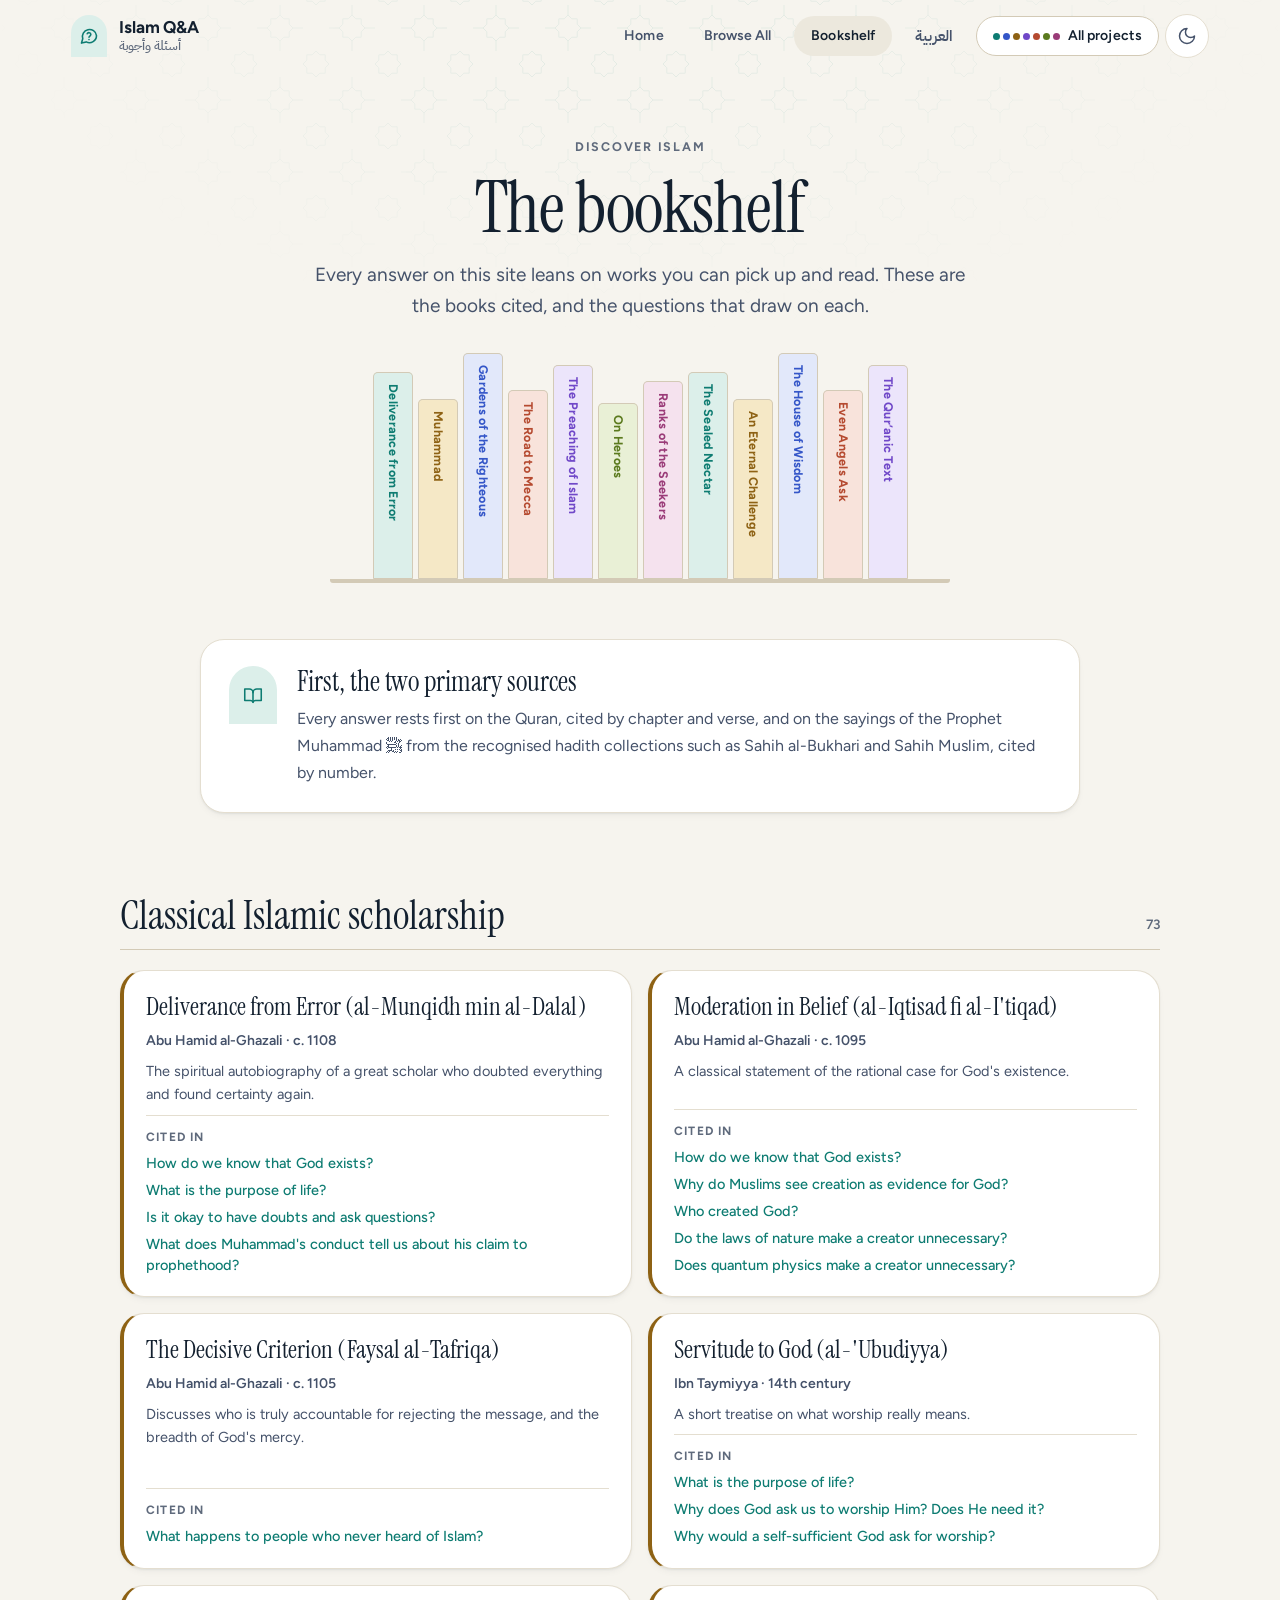
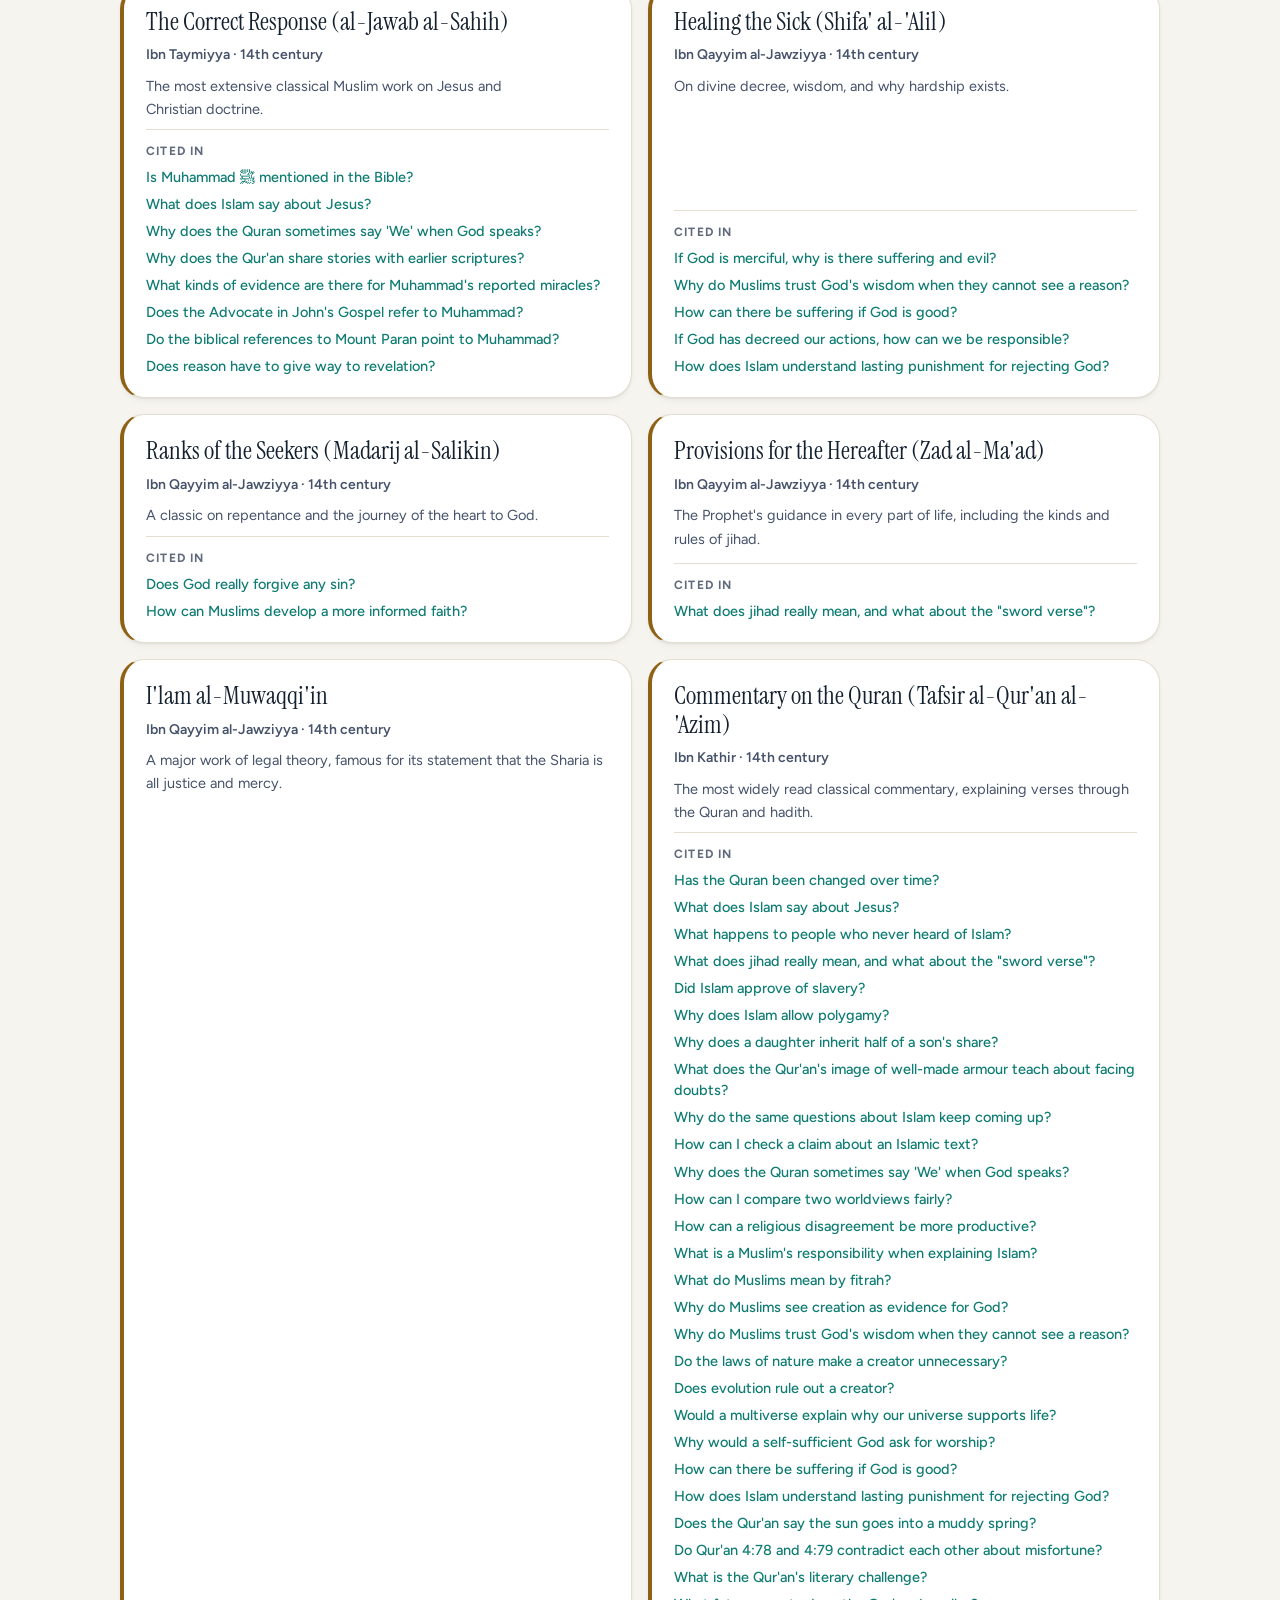
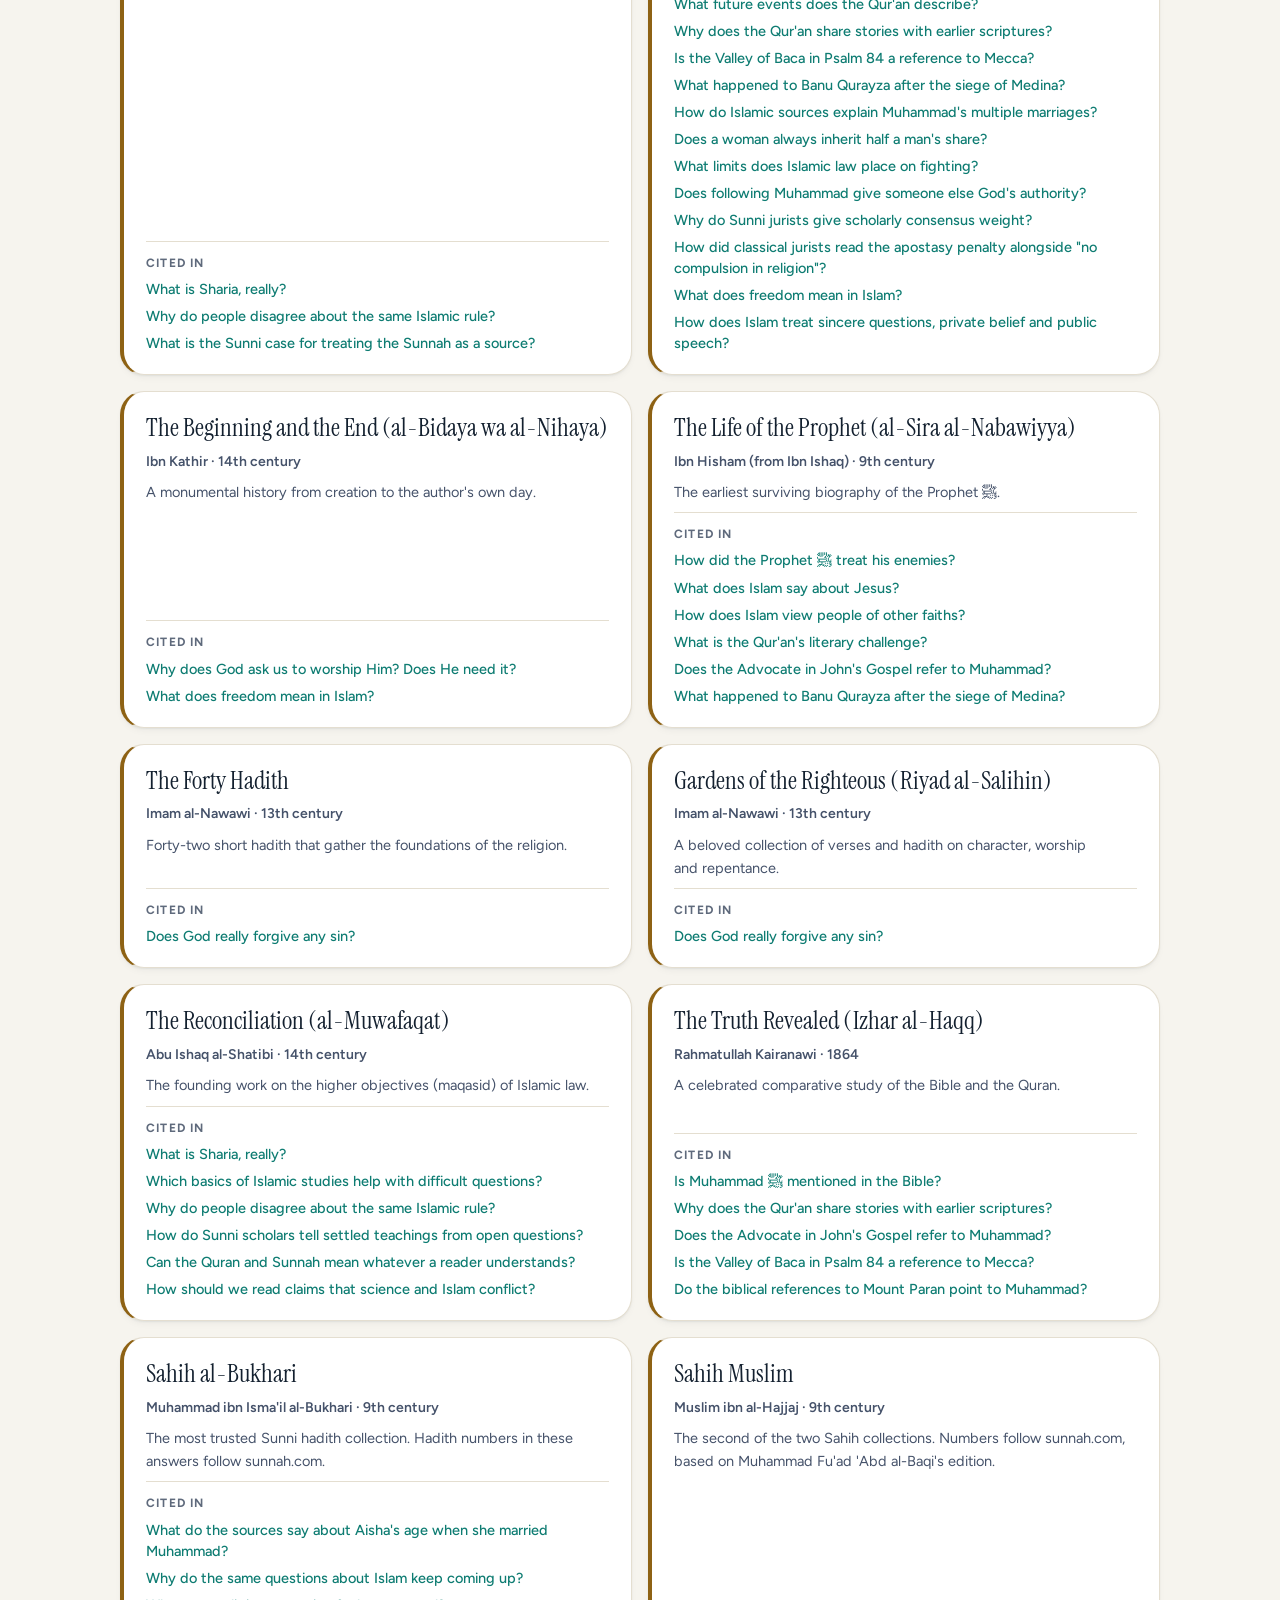
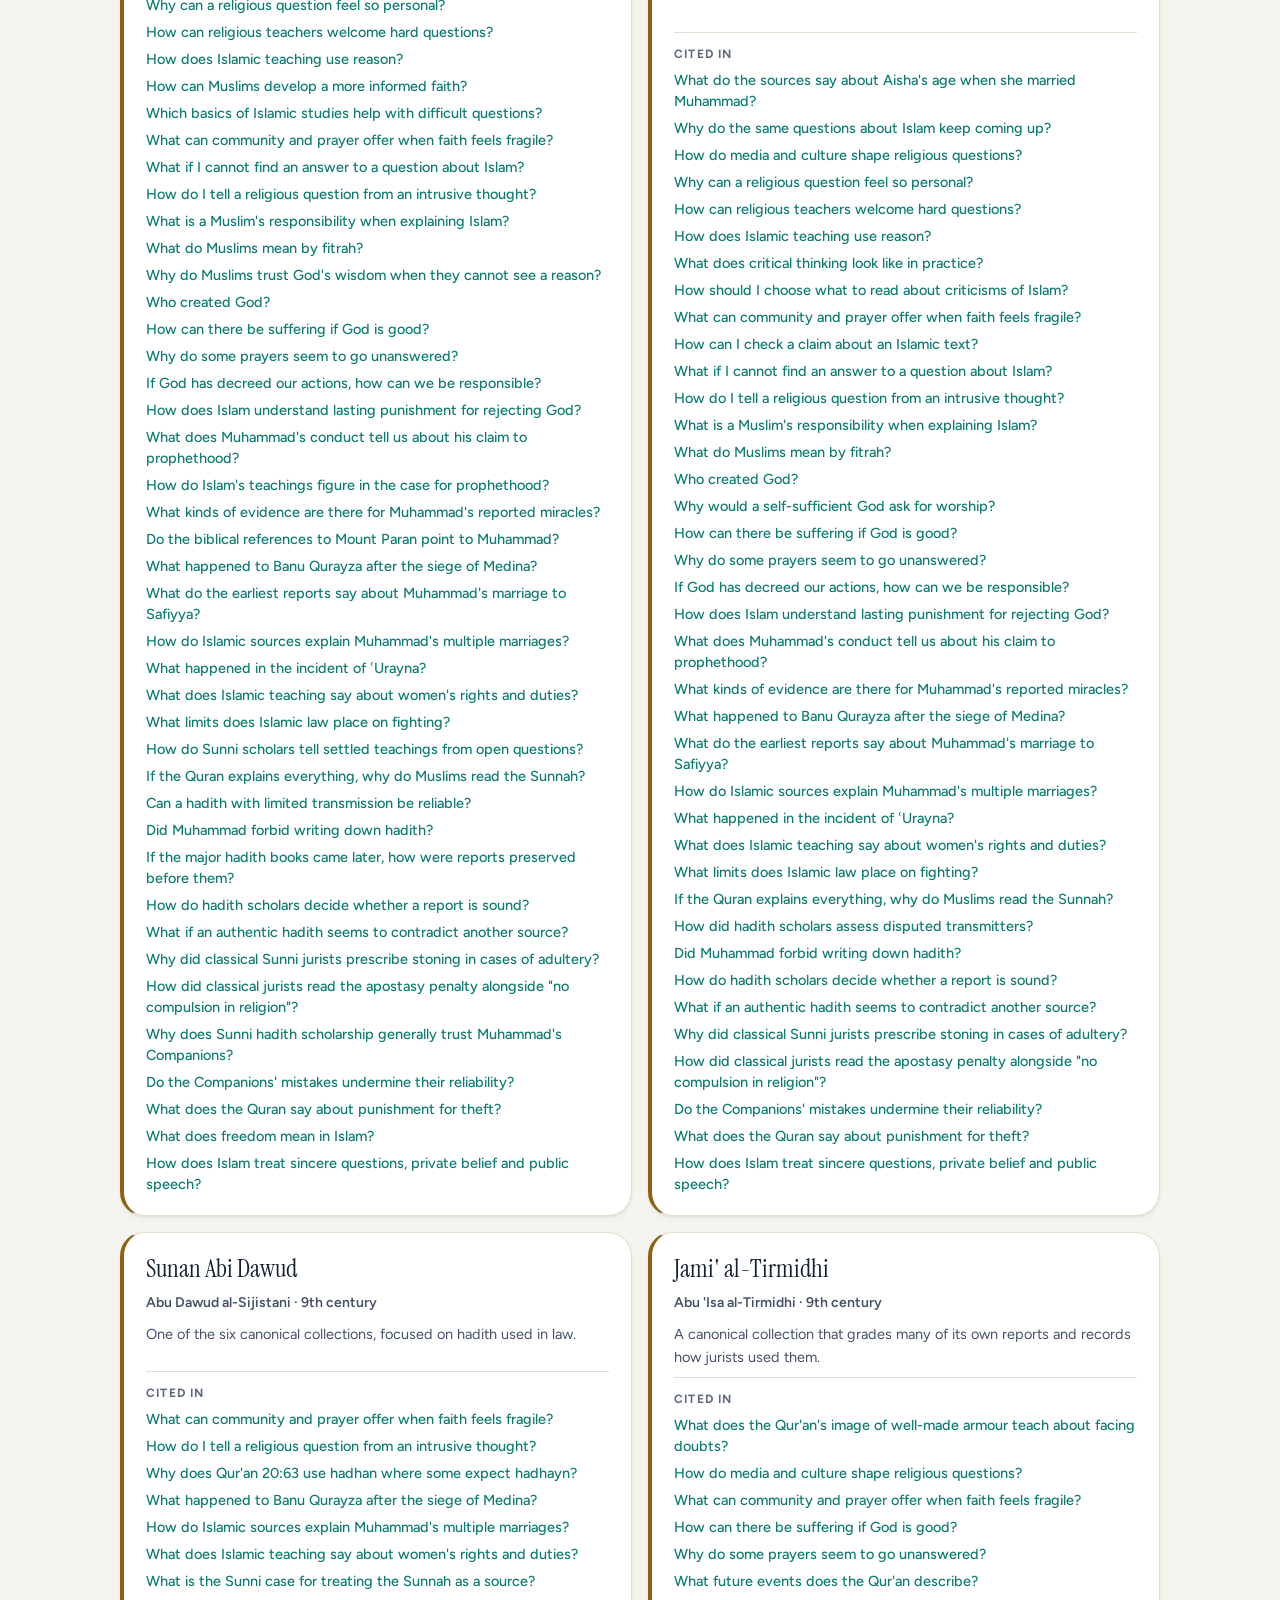
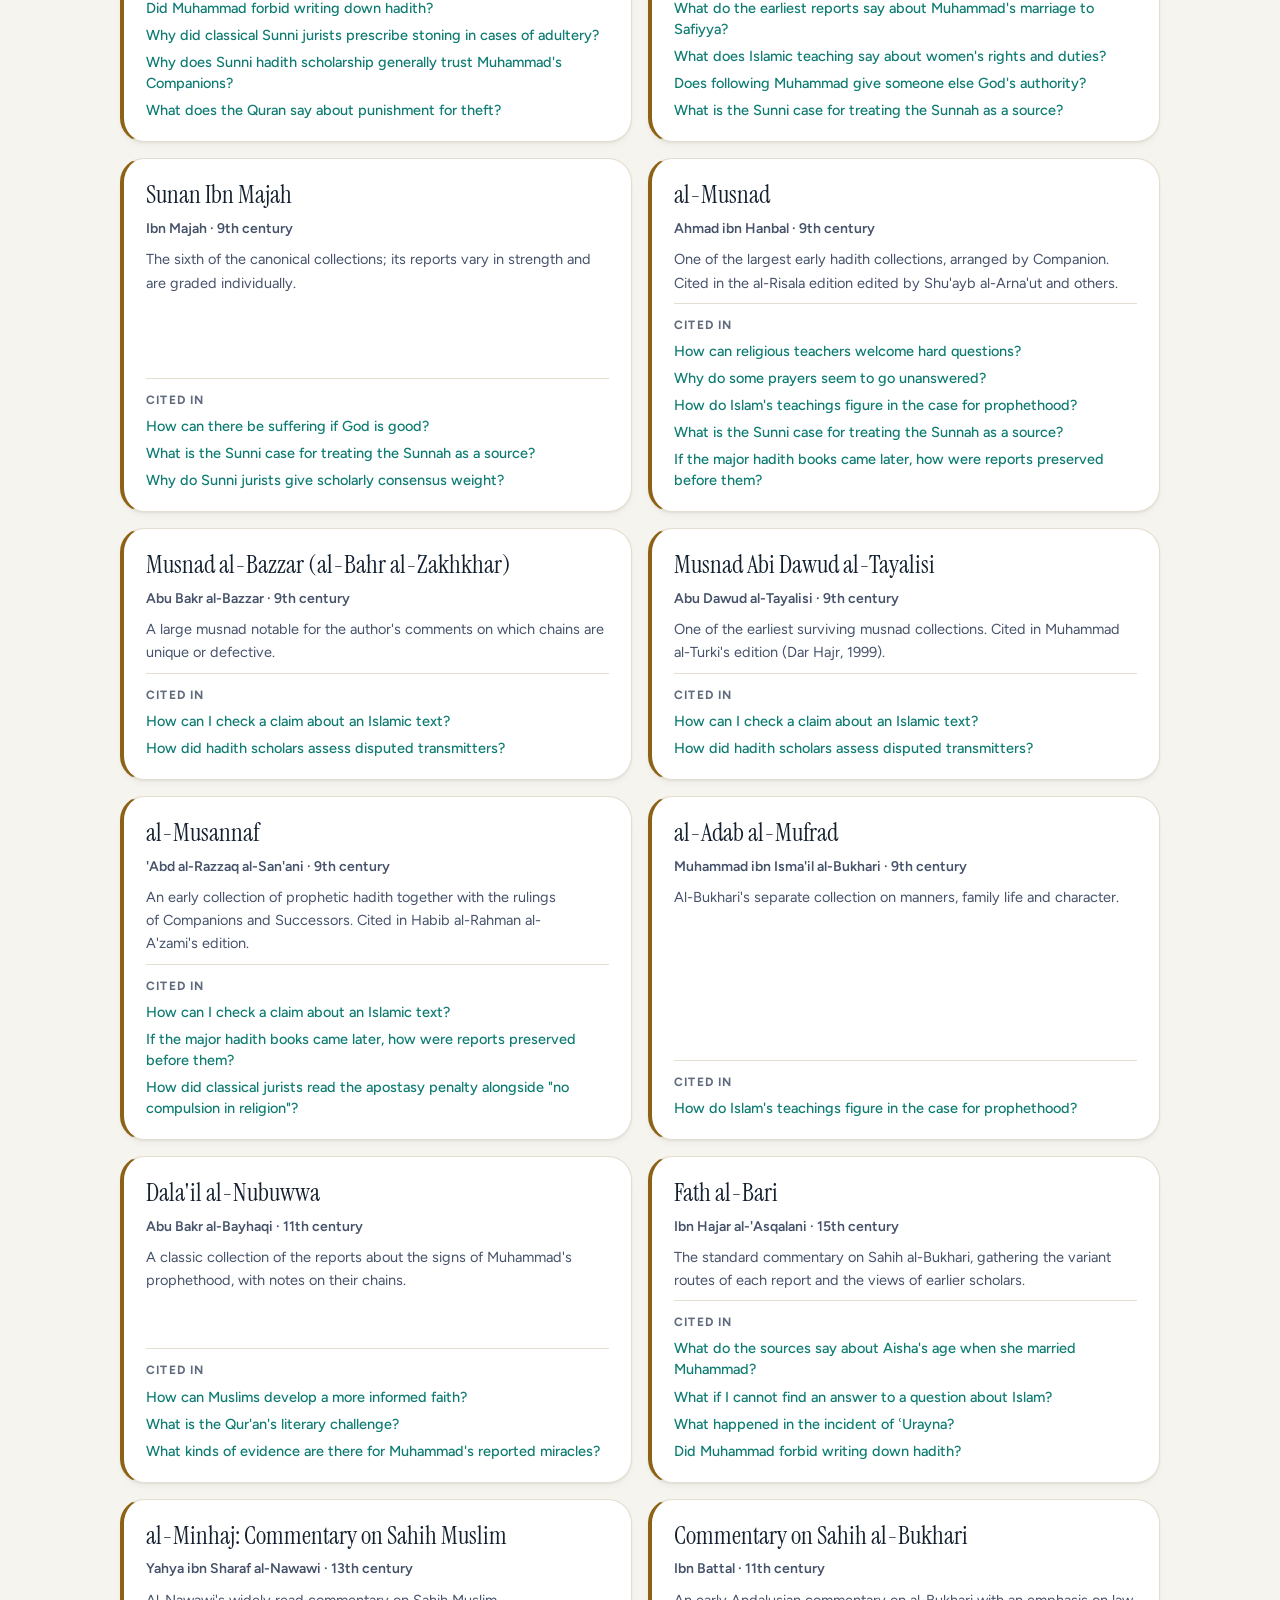
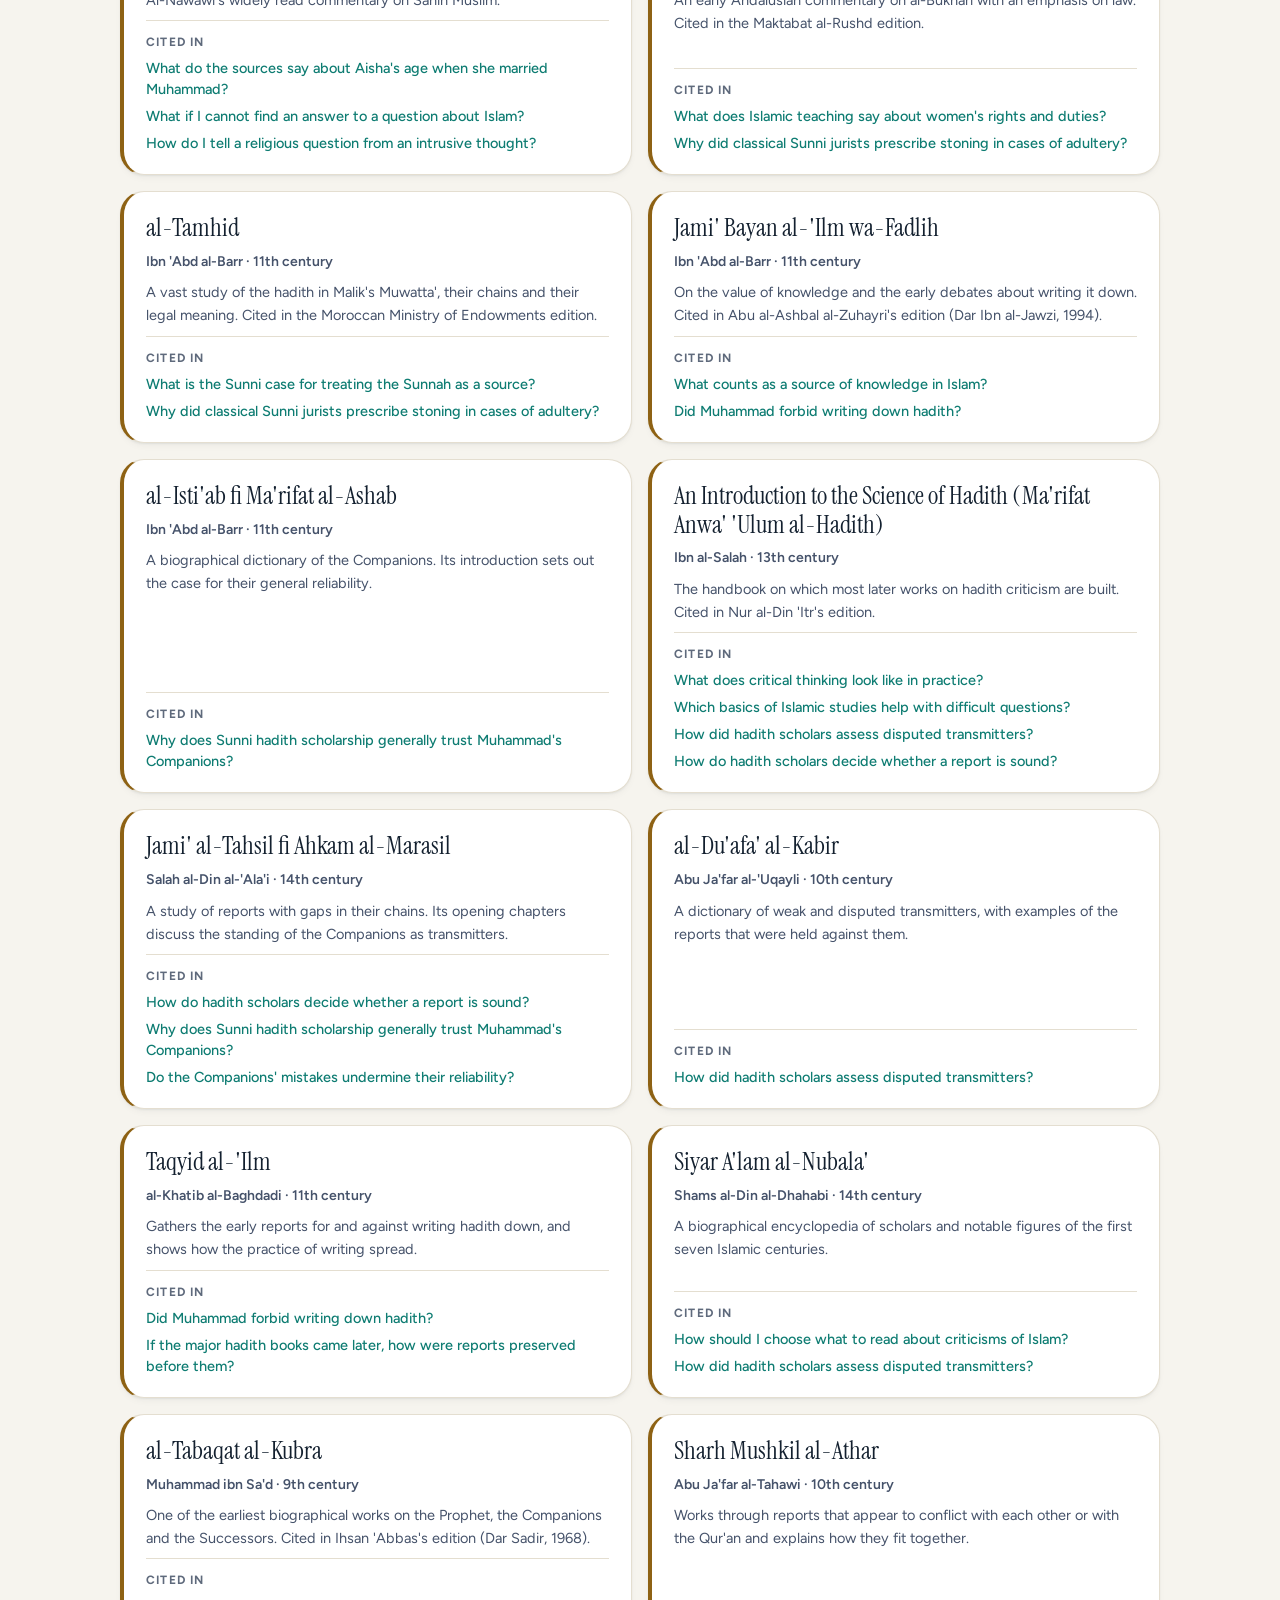
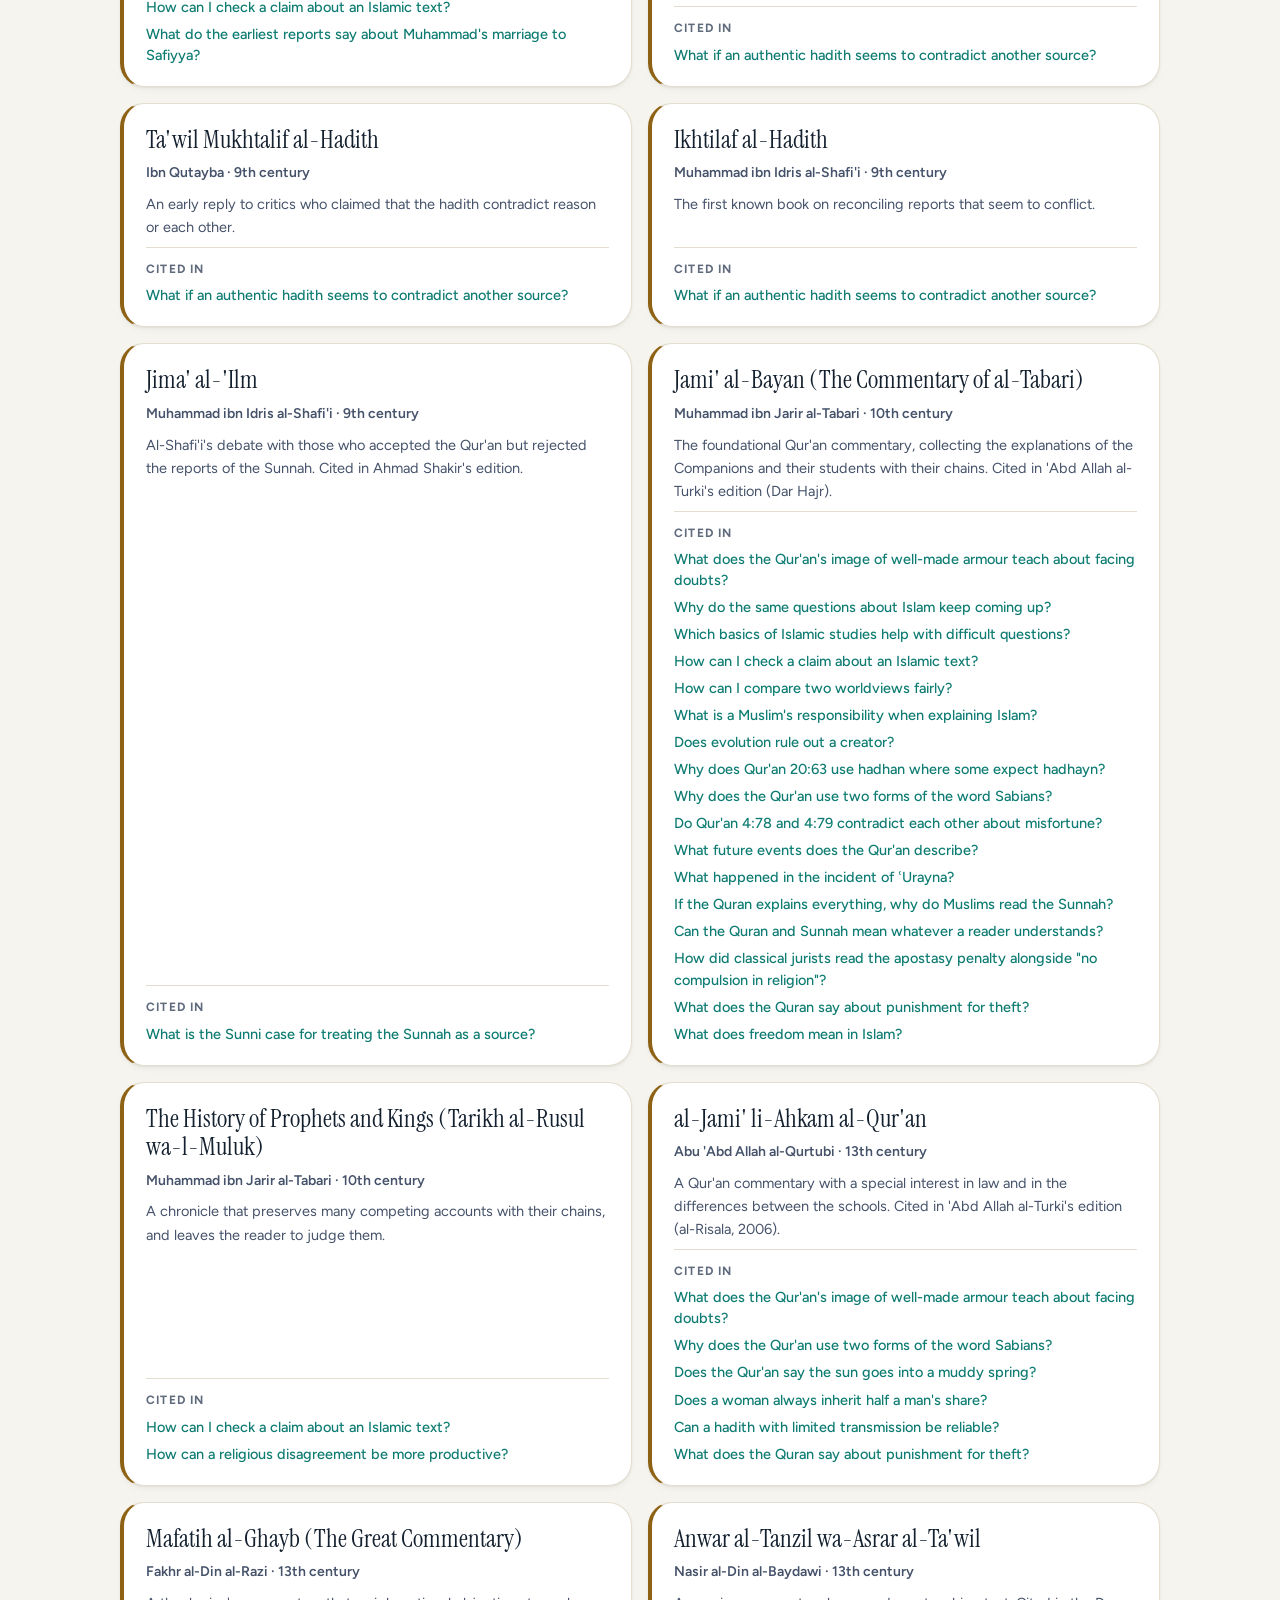
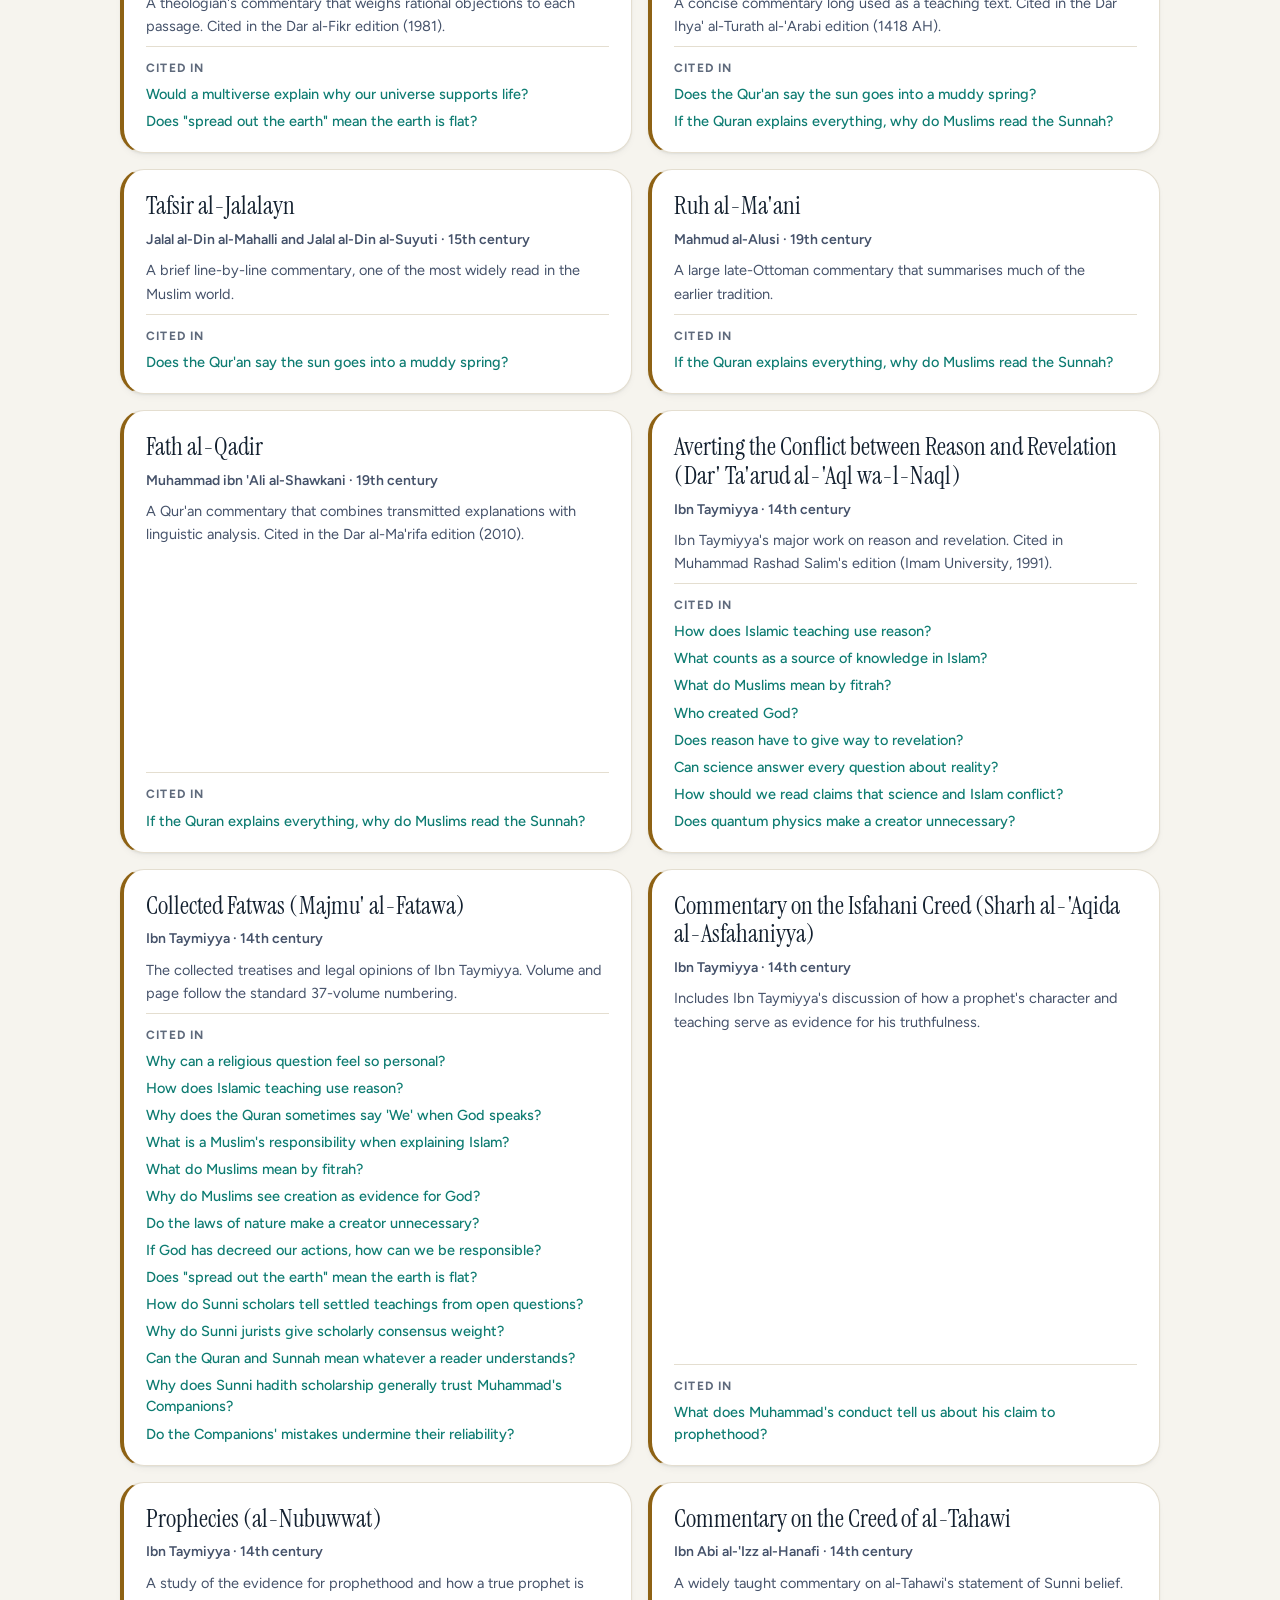
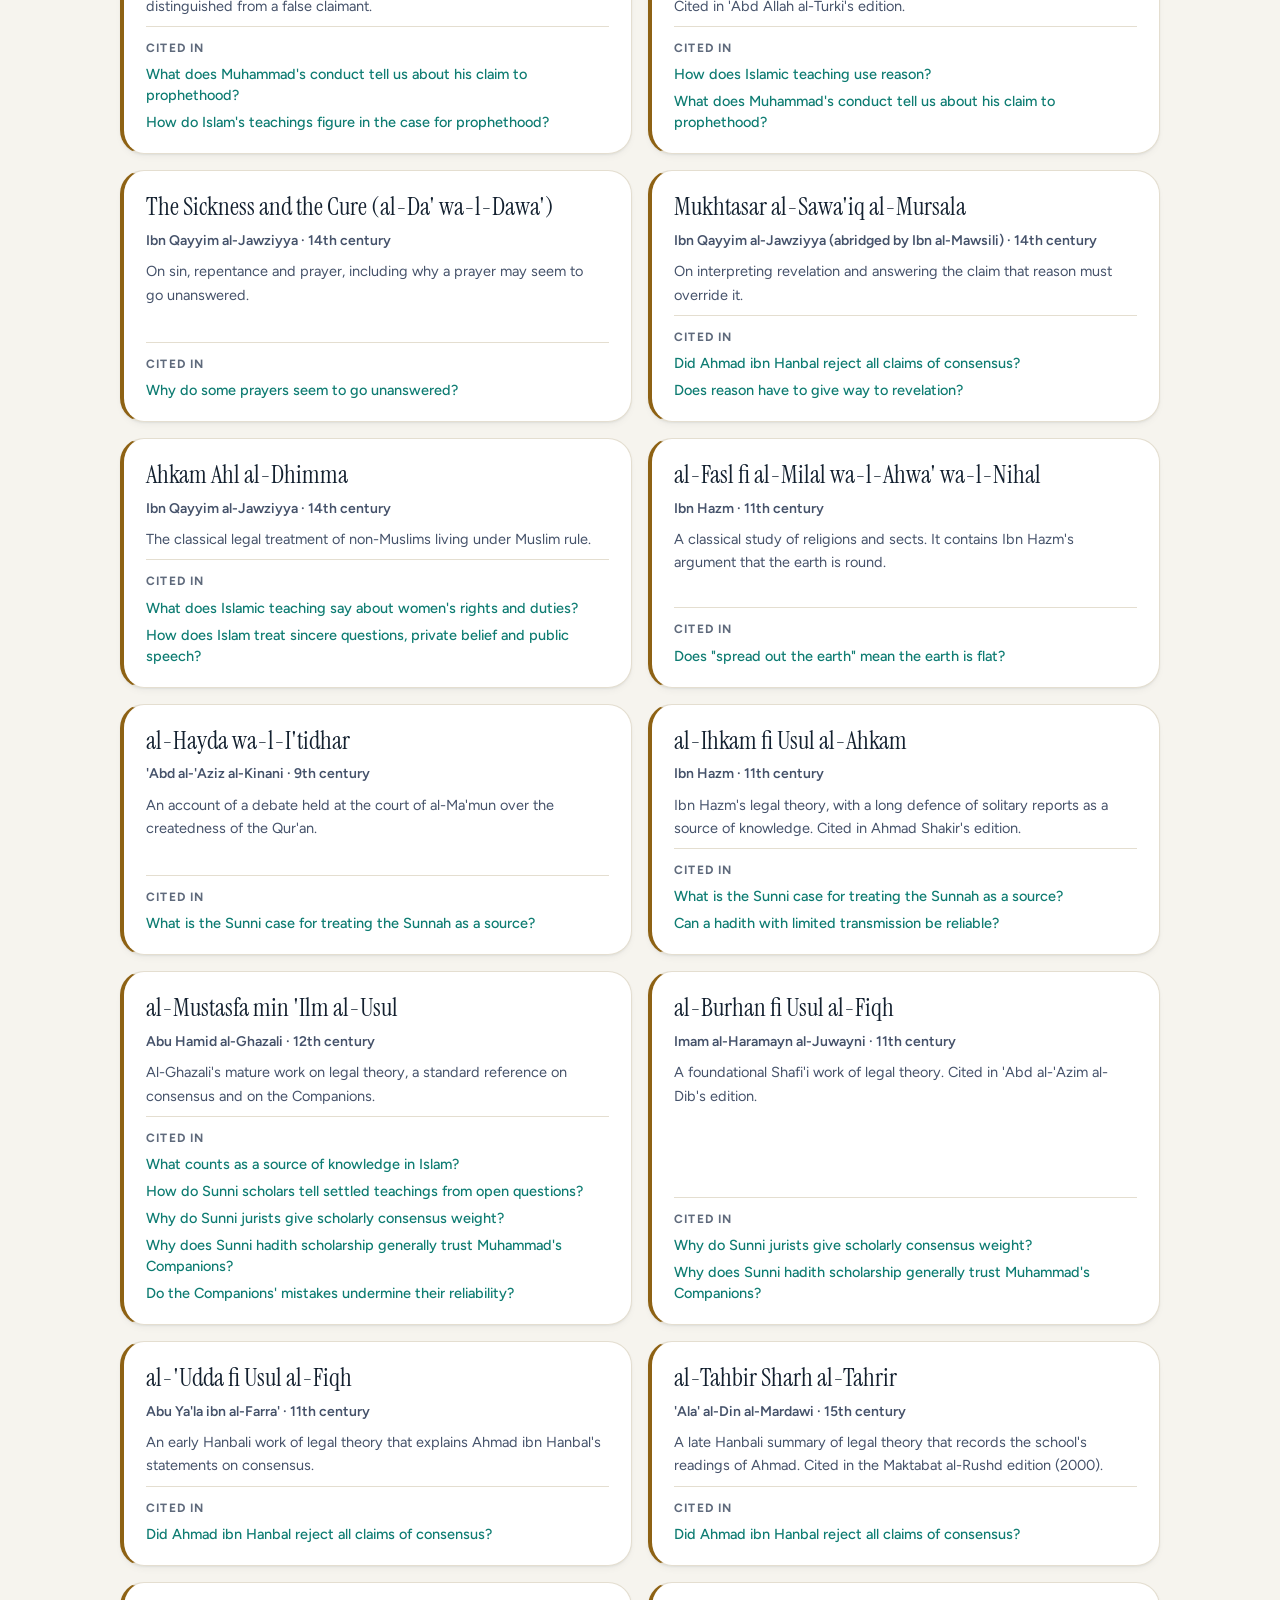
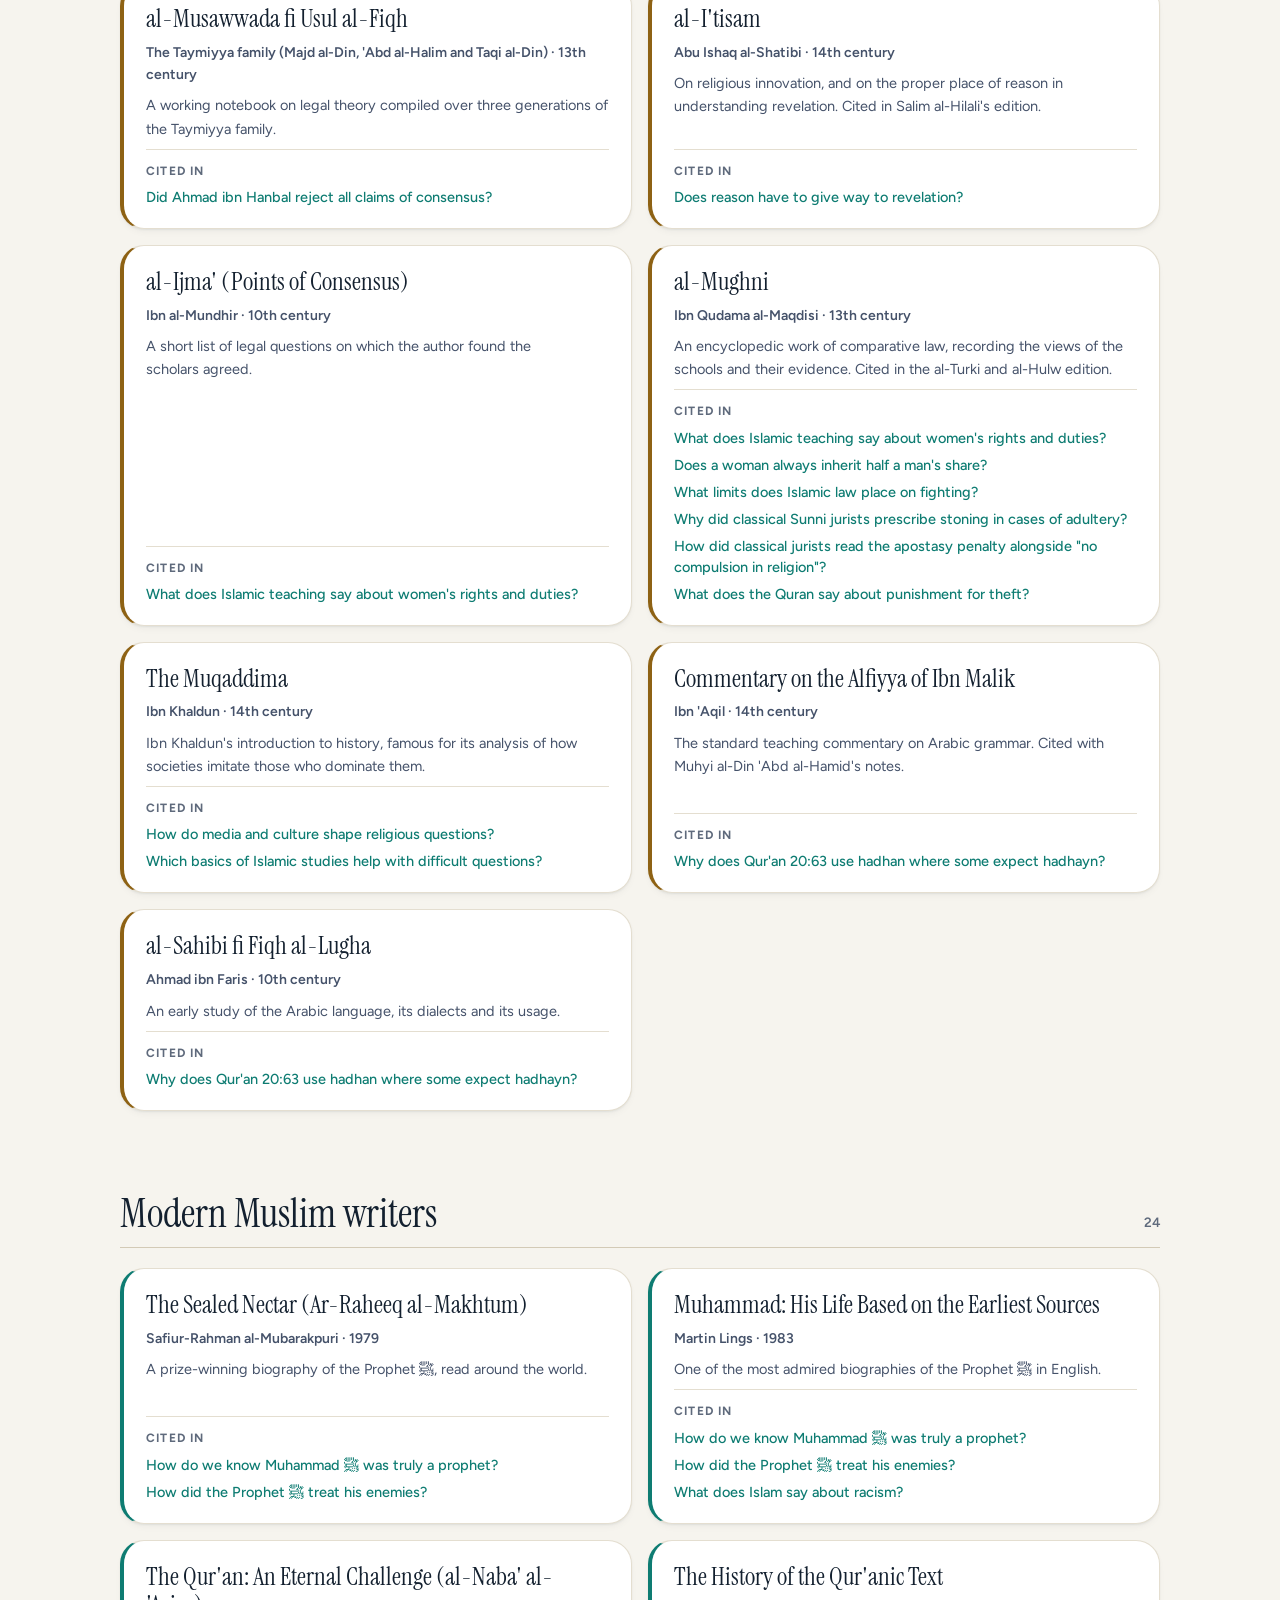
<file: library.html>
<!DOCTYPE html>
<html lang="en" dir="ltr">
<head>
  <meta charset="utf-8">
  <meta name="viewport" content="width=device-width, initial-scale=1, viewport-fit=cover">
  <meta name="description" content="The well-known books cited across this site, and the questions that draw on each.">
  <meta name="theme-color" content="#F6F4EE">
  <title>The bookshelf — Discover Islam</title>
  <script>(function(){var t;try{t=localStorage.getItem('sakina-theme')||localStorage.getItem('theme')}catch(e){}if(t!=='light'&&t!=='dark'){t=window.matchMedia&&matchMedia('(prefers-color-scheme: dark)').matches?'dark':'light'}document.documentElement.setAttribute('data-theme',t)})();</script>
  <link rel="icon" href="data:image/svg+xml,%3Csvg xmlns='http://www.w3.org/2000/svg' viewBox='0 0 24 24'%3E%3Cpath fill='%230E7C72' d='M23 12L19.78 15.22L19.78 19.78L15.22 19.78L12 23L8.78 19.78L4.22 19.78L4.22 15.22L1 12L4.22 8.78L4.22 4.22L8.78 4.22L12 1L15.22 4.22L19.78 4.22L19.78 8.78Z'/%3E%3Ccircle cx='12' cy='12' r='4.4' fill='%23F6F4EE'/%3E%3C/svg%3E">
  <link rel="preconnect" href="https://fonts.googleapis.com">
  <link rel="preconnect" href="https://fonts.gstatic.com" crossorigin>
  <link href="https://fonts.googleapis.com/css2?family=Amiri:ital,wght@0,400;0,700;1,400&family=Figtree:ital,wght@0,400;0,500;0,600;0,700;0,800;1,500&family=Instrument+Serif:ital@0;1&family=IBM+Plex+Sans+Arabic:wght@400;500;600;700&family=Noto+Naskh+Arabic:wght@400;500;600;700&display=swap" rel="stylesheet">
  <link rel="stylesheet" href="assets/css/sakina.css?v=sk4">
  <link rel="stylesheet" href="assets/css/style.css?v=qa5">
</head>
<body class="sk-project-qna">
  <a class="sk-skip" href="#main">Skip to content</a>
  <div class="sk-pattern" aria-hidden="true"></div>

  <header class="sk-header">
    <div class="sk-container sk-header__inner">
      <a class="sk-brand" href="index.html" id="brand-link">
        <span class="sk-tile sk-tile--sm"><svg width="20" height="20" viewBox="0 0 24 24" fill="none" stroke="currentColor" stroke-width="1.9" stroke-linecap="round" stroke-linejoin="round" aria-hidden="true"><path d="M21 11.5a8.5 8.5 0 0 1-12.4 7.6L3 20.5l1.5-5.2A8.5 8.5 0 1 1 21 11.5Z"/><path d="M9.8 9.3a2.3 2.3 0 0 1 4.4.9c0 1.6-2.2 2-2.2 3.3"/><path d="M12 16.3h.01"/></svg></span>
        <span class="sk-brand__text"><span class="sk-brand__name" lang="en">Islam Q&amp;A</span><span class="sk-brand__sub" lang="ar">أسئلة وأجوبة</span></span>
      </a>
      <nav class="sk-header__nav" aria-label="Site">
        <a class="sk-btn sk-btn--ghost sk-btn--sm sk-hide-sm" href="index.html" id="nav-home">Home</a>
        <a class="sk-btn sk-btn--ghost sk-btn--sm sk-hide-sm" href="browse.html" id="nav-browse">Browse</a>
        <a class="sk-btn sk-btn--ghost sk-btn--sm sk-hide-sm" href="library.html" id="nav-library" aria-current="page">Bookshelf</a>
        <a class="sk-btn sk-btn--ghost sk-btn--sm qa-lang" href="library.html?lang=ar" id="nav-lang" lang="ar">العربية</a>
        <a class="sk-btn sk-btn--line sk-btn--sm sk-projects" href="https://husseinbenz.github.io/" aria-label="All Islamic projects">
          <span class="sk-constellation" aria-hidden="true"><i></i><i></i><i></i><i></i><i></i><i></i><i></i></span><span class="sk-hide-sm">All projects</span></a>
        <button class="sk-icon-btn sk-theme-btn" type="button" data-sk-theme-toggle aria-label="Switch to night theme">
          <svg class="sk-i-moon" width="20" height="20" viewBox="0 0 24 24" fill="none" stroke="currentColor" stroke-width="1.8" stroke-linecap="round" stroke-linejoin="round" aria-hidden="true"><path d="M12 3a6 6 0 0 0 9 9 9 9 0 1 1-9-9Z"/></svg>
          <svg class="sk-i-sun" width="20" height="20" viewBox="0 0 24 24" fill="none" stroke="currentColor" stroke-width="1.8" stroke-linecap="round" stroke-linejoin="round" aria-hidden="true"><circle cx="12" cy="12" r="4"/><path d="M12 2v2M12 20v2M4.93 4.93l1.41 1.41M17.66 17.66l1.41 1.41M2 12h2M20 12h2M6.34 17.66l-1.41 1.41M19.07 4.93l-1.41 1.41"/></svg>
        </button>
      </nav>
    </div>
  </header>

  <main id="main" class="sk-container">
    <section class="lib-hero">
      <span class="sk-eyebrow" id="lib-eyebrow"></span>
      <h1 class="sk-display" id="lib-title">The bookshelf</h1>
      <p class="sk-lede" id="lib-lede"></p>
      <div class="spines" id="lib-spines" aria-hidden="true"></div>
    </section>

    <section class="lib-scripture sk-card">
      <span class="sk-tile sk-tile--md"><svg width="22" height="22" viewBox="0 0 24 24" fill="none" stroke="currentColor" stroke-width="1.7" stroke-linecap="round" stroke-linejoin="round" aria-hidden="true"><path d="M12 7.5v12.5"/><path d="M3 5.5h5a4 4 0 0 1 4 4 4 4 0 0 1 4-4h5v12.5h-6a3 3 0 0 0-3 2 3 3 0 0 0-3-2H3z"/></svg></span>
      <h2 id="lib-scripture-title"></h2>
      <p id="lib-scripture-text"></p>
    </section>

    <div id="lib-groups"></div>
    <p class="lib-note" id="lib-note"></p>
  </main>

  <footer class="sk-footer">
    <div class="sk-container qa-footer">
      <nav class="footer-links" id="footer-links" aria-label="Footer"></nav>
      <div class="lang-switcher"><span class="lang-switcher__label" id="footer-lang-label"></span><span id="lang-switcher" class="lang-switcher"></span></div>
      <p id="footer-copyright"></p>
      <a class="sk-footer__home" href="https://husseinbenz.github.io/">
        <svg width="18" height="18" viewBox="0 0 24 24" aria-hidden="true"><path style="fill:var(--primary)" d="M23 12L19.78 15.22L19.78 19.78L15.22 19.78L12 23L8.78 19.78L4.22 19.78L4.22 15.22L1 12L4.22 8.78L4.22 4.22L8.78 4.22L12 1L15.22 4.22L19.78 4.22L19.78 8.78Z"/><circle cx="12" cy="12" r="4.4" style="fill:var(--bg)"/></svg>
        Part of Islamic Projects</a>
    </div>
  </footer>

  <script src="assets/js/sakina.js?v=sk4"></script>
  <script src="assets/js/i18n.js?v=qa5"></script>
  <script src="assets/js/data.js?v=qa5"></script>
  <script src="assets/js/site.js?v=qa5"></script>
  <script>
    (function () {
      var esc = Site.escapeHtml;
      function set(id, text) { document.getElementById(id).textContent = text; }

      DataStore.loadAll().then(function (data) {
        var lang = I18n.init(data.uiStrings, data.languages, data.config.defaultLang);
        Site.initChrome(lang);
        document.title = I18n.t('library_title') + ' — ' + I18n.t('title');
        set('lib-eyebrow', I18n.t('title'));
        set('lib-title', I18n.t('library_title'));
        set('lib-lede', I18n.t('library_lede'));
        set('lib-scripture-title', I18n.t('library_scripture_title'));
        set('lib-scripture-text', I18n.t('library_scripture_text'));
        set('lib-note', I18n.t('library_disclaimer'));

        var entries = DataStore.getEntries(data.entries, lang, data.config.defaultLang);
        var sources = data.sources || {};

        // Which questions cite each book
        var citedIn = {};
        entries.forEach(function (e) {
          (e.sources || []).forEach(function (key) { (citedIn[key] = citedIn[key] || []).push(e); });
        });

        document.getElementById('lib-spines').innerHTML = (data.config.shelf || []).map(function (key) {
          var src = sources[key];
          if (!src) return '';
          var label = Site.spineLabel(src, lang);
          return '<span class="spine">' + esc(label) + '</span>';
        }).join('');

        var html = '';
        ['classical', 'modern', 'outside'].forEach(function (kind) {
          var keys = Object.keys(sources).filter(function (k) { return sources[k].kind === kind; });
          if (!keys.length) return;
          html += '<section class="lib-group lib-group--' + kind + '"><div class="lib-group__head"><h2>' + esc(I18n.t('kind_' + kind)) + '</h2><span>' + keys.length + '</span></div><div class="books">';
          keys.forEach(function (key) {
            var s = Site.sourceText(sources[key], lang);
            var cited = (citedIn[key] || []).map(function (e) {
              return '<a href="' + Site.articleUrl(e.id, lang) + '">' + esc(e.question) + '</a>';
            }).join('');
            html += '<article class="book sk-card" id="' + esc(key) + '">' +
              '<h3 class="book__title">' + esc(s.title) + '</h3>' +
              '<div class="book__by">' + esc(s.author) + (s.year ? ' · ' + esc(s.year) : '') + '</div>' +
              (s.note ? '<p class="book__note">' + esc(s.note) + '</p>' : '') +
              (cited ? '<div class="book__cited"><span>' + esc(I18n.t('library_cited_in')) + '</span>' + cited + '</div>' : '') +
              '</article>';
          });
          html += '</div></section>';
        });
        document.getElementById('lib-groups').innerHTML = html;

        // Books are added after load, so jump to the one named in the address
        if (location.hash.length > 1) {
          var target = document.getElementById(decodeURIComponent(location.hash.slice(1)));
          if (target) setTimeout(function () { target.scrollIntoView({ block: 'center' }); }, 60);
        }
      });
    })();
  </script>
</body>
</html>
</file>
<file: assets/css/sakina.css>
/* ==================================================================
   Sakīna — the shared design language of the Islamic Projects
   https://husseinbenz.github.io/
   One palette, two moods (day / night), a tile accent per project.
   This file is identical in every project; edit it in one place and
   copy it to the others.
   ================================================================== */

/* ---------- Tokens ---------- */
:root {
  --font-display: "Instrument Serif", "Iowan Old Style", "Palatino Linotype", Georgia, serif;
  --font-ui: "Figtree", "Segoe UI", system-ui, -apple-system, sans-serif;
  /* Arabic set — three families, three jobs (see "Arabic typography" below) */
  --font-ar-ui: "IBM Plex Sans Arabic", "Segoe UI", Tahoma, "Geeza Pro", sans-serif;
  --font-ar-text: "Noto Naskh Arabic", "IBM Plex Sans Arabic", "Traditional Arabic", serif;
  --font-naskh: "Amiri", "Noto Naskh Arabic", "Traditional Arabic", serif;
  --font-kufi: var(--font-ar-ui);
  --font-mono: ui-monospace, "Cascadia Mono", "SF Mono", Consolas, monospace;

  --r-xs: 8px; --r-sm: 12px; --r-md: 18px; --r-lg: 24px; --r-xl: 32px; --r-pill: 999px;
  --ease: cubic-bezier(.22, .8, .24, 1);
  --spring: cubic-bezier(.34, 1.56, .64, 1);
  --gutter: clamp(16px, 4vw, 56px);
  --header-h: 72px;
}

:root, [data-theme="light"], .sk-day {
  --bg: #F6F4EE; --bg-2: #EFEBE1; --surface: #FFFFFF; --surface-2: #FBFAF6; --sunk: #ECE8DD;
  --line: #E4DED0; --line-2: #D3CAB6;
  --text: #13202F; --text-2: #45526A; --text-3: #5F6A7C;
  --primary: #0E7C72; --primary-hover: #0A675F; --primary-ink: #FFFFFF; --primary-soft: #DCEFEA;
  --gold: #8E6214; --gold-bright: #D9A441; --gold-soft: #F5E8C6;
  --rose: #B83C54; --rose-soft: #F8E1E5;
  --qna: #0E7C72; --qna-soft: #DCEFEA;
  --cal: #3456C8; --cal-soft: #E2E8FA;
  --hadith: #8E6214; --hadith-soft: #F5E8C6;
  --jinn: #7048C8; --jinn-soft: #ECE5FB;
  --adhan: #B54A30; --adhan-soft: #F8E3DB;
  --fiqh: #5B7A1E; --fiqh-soft: #E9F0D6;
  --index: #9A3B78; --index-soft: #F5E2EE;
  --on-accent: #FFFFFF;
  --moon-lit: #D9A441; --moon-dark: #E6E0D2;
  --pattern-alpha: .07;
  --glass: rgba(246, 244, 238, .82);
  --shadow-sm: 0 1px 2px rgba(19, 32, 47, .06), 0 4px 10px -4px rgba(19, 32, 47, .08);
  --shadow: 0 1px 2px rgba(19, 32, 47, .05), 0 18px 40px -20px rgba(19, 32, 47, .25);
  --shadow-lg: 0 2px 4px rgba(19, 32, 47, .04), 0 40px 80px -32px rgba(19, 32, 47, .35);
  --pattern-img: url("data:image/svg+xml,%3Csvg xmlns='http://www.w3.org/2000/svg' width='72' height='72' viewBox='0 0 72 72'%3E%3Cdefs%3E%3Cpath id='s' d='M13 0L9.19 3.81L9.19 9.19L3.81 9.19L0 13L-3.81 9.19L-9.19 9.19L-9.19 3.81L-13 0L-9.19 -3.81L-9.19 -9.19L-3.81 -9.19L0 -13L3.81 -9.19L9.19 -9.19L9.19 -3.81Z'/%3E%3C/defs%3E%3Cg fill='none' stroke='%230E7C72' stroke-width='1'%3E%3Cuse href='%23s' x='36' y='36'/%3E%3Cuse href='%23s' x='0' y='0'/%3E%3Cuse href='%23s' x='72' y='0'/%3E%3Cuse href='%23s' x='0' y='72'/%3E%3Cuse href='%23s' x='72' y='72'/%3E%3Cpath d='M36 23V13M36 49v10M23 36H13M49 36h10'/%3E%3C/g%3E%3C/svg%3E");
  color-scheme: light;
}

[data-theme="dark"], .sk-night {
  --bg: #0B1624; --bg-2: #0E1C2E; --surface: #122338; --surface-2: #172B44; --sunk: #0A1320;
  --line: rgba(163, 190, 220, .13); --line-2: rgba(163, 190, 220, .24);
  --text: #EAF1F6; --text-2: #AEBDCD; --text-3: #8A9BAF;
  --primary: #5DD6C6; --primary-hover: #86E3D7; --primary-ink: #04211E; --primary-soft: rgba(93, 214, 198, .13);
  --gold: #EBC46F; --gold-bright: #EBC46F; --gold-soft: rgba(235, 196, 111, .14);
  --rose: #F291A5; --rose-soft: rgba(242, 145, 165, .14);
  --qna: #5DD6C6; --qna-soft: rgba(93, 214, 198, .13);
  --cal: #97ADFF; --cal-soft: rgba(151, 173, 255, .14);
  --hadith: #EBC46F; --hadith-soft: rgba(235, 196, 111, .14);
  --jinn: #BDA6FF; --jinn-soft: rgba(189, 166, 255, .14);
  --adhan: #F5A487; --adhan-soft: rgba(245, 164, 135, .14);
  --fiqh: #B9D46E; --fiqh-soft: rgba(185, 212, 110, .14);
  --index: #EFA3D3; --index-soft: rgba(239, 163, 211, .14);
  --on-accent: #0B1624;
  --moon-lit: #F3E6BD; --moon-dark: rgba(163, 190, 220, .16);
  --pattern-alpha: .06;
  --glass: rgba(11, 22, 36, .78);
  --shadow-sm: 0 1px 0 rgba(255, 255, 255, .03) inset, 0 6px 16px -8px rgba(0, 0, 0, .6);
  --shadow: 0 1px 0 rgba(255, 255, 255, .04) inset, 0 24px 50px -24px rgba(0, 0, 0, .7);
  --shadow-lg: 0 1px 0 rgba(255, 255, 255, .05) inset, 0 40px 90px -30px rgba(0, 0, 0, .8);
  --pattern-img: url("data:image/svg+xml,%3Csvg xmlns='http://www.w3.org/2000/svg' width='72' height='72' viewBox='0 0 72 72'%3E%3Cdefs%3E%3Cpath id='s' d='M13 0L9.19 3.81L9.19 9.19L3.81 9.19L0 13L-3.81 9.19L-9.19 9.19L-9.19 3.81L-13 0L-9.19 -3.81L-9.19 -9.19L-3.81 -9.19L0 -13L3.81 -9.19L9.19 -9.19L9.19 -3.81Z'/%3E%3C/defs%3E%3Cg fill='none' stroke='%238FB4D9' stroke-width='1'%3E%3Cuse href='%23s' x='36' y='36'/%3E%3Cuse href='%23s' x='0' y='0'/%3E%3Cuse href='%23s' x='72' y='0'/%3E%3Cuse href='%23s' x='0' y='72'/%3E%3Cuse href='%23s' x='72' y='72'/%3E%3Cpath d='M36 23V13M36 49v10M23 36H13M49 36h10'/%3E%3C/g%3E%3C/svg%3E");
  color-scheme: dark;
}

/* Each project picks its tile colour once, on <body>. */
.sk-project-hub    { --accent: var(--primary); --accent-soft: var(--primary-soft); }
.sk-project-qna    { --accent: var(--qna);     --accent-soft: var(--qna-soft); }
.sk-project-cal    { --accent: var(--cal);     --accent-soft: var(--cal-soft); }
.sk-project-hadith { --accent: var(--hadith);  --accent-soft: var(--hadith-soft); }
.sk-project-jinn   { --accent: var(--jinn);    --accent-soft: var(--jinn-soft); }
.sk-project-adhan  { --accent: var(--adhan);   --accent-soft: var(--adhan-soft); }
.sk-project-fiqh   { --accent: var(--fiqh);    --accent-soft: var(--fiqh-soft); }
.sk-project-index  { --accent: var(--index);   --accent-soft: var(--index-soft); }

/* ---------- Base ---------- */
*, *::before, *::after { box-sizing: border-box; }
html { -webkit-text-size-adjust: 100%; text-size-adjust: 100%; scroll-behavior: smooth; scroll-padding-top: calc(var(--header-h) + 16px); }
body {
  margin: 0;
  min-height: 100vh;
  min-height: 100svh;
  display: flex;
  flex-direction: column;
  background: var(--bg);
  color: var(--text);
  font-family: var(--font-ui);
  font-size: 16px;
  line-height: 1.6;
  -webkit-font-smoothing: antialiased;
  -moz-osx-font-smoothing: grayscale;
  text-rendering: optimizeLegibility;
  transition: background-color .35s var(--ease), color .35s var(--ease);
}
body > main { flex: 1 0 auto; }
img, svg { display: block; max-width: 100%; }
svg { flex: none; }
button, input, select, textarea { font: inherit; color: inherit; }
button { cursor: pointer; }
a { color: var(--primary); text-decoration: none; }
a:hover { color: var(--primary-hover); }
p { text-wrap: pretty; }
h1, h2, h3, h4 { margin: 0; font-weight: 700; line-height: 1.2; }
::selection { background: var(--primary-soft); color: var(--text); }
:focus-visible { outline: 3px solid var(--primary); outline-offset: 3px; border-radius: 6px; }
[hidden] { display: none !important; }
/* ---------- Arabic typography ----------
   The same set in every project:
   · IBM Plex Sans Arabic — interface: buttons, labels, navigation, short text
   · Noto Naskh Arabic   — reading text and headings (Naskh is the most legible
                            style for continuous Arabic)
   · Amiri               — Qur'an and hadith wording only (.sk-ar)
   Arabic is set a little larger with taller lines, and is never letter-spaced,
   upper-cased or italicised — spacing breaks the joined letters. */
[dir="rtl"] body, body[dir="rtl"] { font-family: var(--font-ar-ui); font-size: 17px; line-height: 1.75; }
:lang(ar) { letter-spacing: 0 !important; font-style: normal !important; text-transform: none !important; }
[dir="rtl"] .sk-lede, [dir="rtl"] .sk-read { font-family: var(--font-ar-text); line-height: 1.95; }
[dir="rtl"] .sk-lede { font-size: clamp(18px, 1.7vw, 21px); }
.sk-ar { font-family: var(--font-naskh); line-height: 2; font-style: normal; }

.sk-container { width: 100%; max-width: 1240px; margin-inline: auto; padding-inline: var(--gutter); }
.sk-visually-hidden { position: absolute !important; width: 1px; height: 1px; padding: 0; margin: -1px; overflow: hidden; clip: rect(0 0 0 0); white-space: nowrap; border: 0; }
.sk-skip { position: absolute; inset-inline-start: 16px; top: -80px; z-index: 100; padding: 10px 16px; border-radius: var(--r-pill); background: var(--text); color: var(--bg); font-weight: 700; }
.sk-skip:focus { top: 12px; color: var(--bg); }

/* ---------- Type ---------- */
.sk-display { font-family: var(--font-display); font-weight: 400; letter-spacing: -0.015em; line-height: 1.04; text-wrap: balance; }
.sk-display em { font-style: italic; color: var(--accent, var(--primary)); }
.sk-eyebrow { display: inline-block; font-size: 12.5px; font-weight: 700; letter-spacing: .14em; text-transform: uppercase; color: var(--text-3); }
.sk-lede { font-size: clamp(16.5px, 1.6vw, 19px); line-height: 1.62; color: var(--text-2); }
.sk-ar { font-family: var(--font-naskh); }
.sk-kufi { font-family: var(--font-kufi); }
.sk-muted { color: var(--text-3); }
[dir="rtl"] .sk-display { font-family: var(--font-ar-text); font-weight: 700; letter-spacing: 0; line-height: 1.45; }
[dir="rtl"] .sk-display em { font-style: normal; }
[dir="rtl"] .sk-eyebrow { letter-spacing: 0; text-transform: none; font-family: var(--font-ar-ui); font-size: 14px; font-weight: 600; }
[dir="rtl"] .sk-btn, [dir="rtl"] .sk-chip, [dir="rtl"] .sk-tag { font-family: var(--font-ar-ui); }

/* ---------- Buttons ---------- */
.sk-btn {
  display: inline-flex; align-items: center; justify-content: center; gap: 10px;
  min-height: 48px; padding: 0 22px;
  border-radius: var(--r-pill); border: 1px solid transparent;
  font: 600 15px/1.1 var(--font-ui); letter-spacing: .005em; white-space: nowrap;
  cursor: pointer; text-decoration: none;
  transition: transform .25s var(--spring), background-color .2s var(--ease), border-color .2s, box-shadow .2s var(--ease), color .2s var(--ease);
}
.sk-btn:hover { transform: translateY(-1px); }
.sk-btn:active { transform: scale(.97); }
.sk-btn--primary { background: var(--primary); color: var(--primary-ink); box-shadow: 0 10px 24px -12px var(--primary); }
.sk-btn--primary:hover { background: var(--primary-hover); color: var(--primary-ink); }
.sk-btn--accent { background: var(--accent); color: var(--on-accent); box-shadow: 0 12px 28px -12px var(--accent); }
.sk-btn--accent:hover { color: var(--on-accent); filter: brightness(1.06); }
.sk-btn--soft { background: var(--accent-soft, var(--primary-soft)); color: var(--accent, var(--primary)); }
.sk-btn--soft:hover { color: var(--accent, var(--primary)); }
.sk-btn--line { background: var(--surface); border-color: var(--line-2); color: var(--text); }
.sk-btn--line:hover { border-color: var(--text-3); color: var(--text); }
.sk-btn--ghost { background: transparent; color: var(--text-2); }
.sk-btn--ghost:hover, .sk-btn--ghost[aria-current] { background: var(--sunk); color: var(--text); }
.sk-btn--sm { min-height: 40px; padding: 0 16px; font-size: 14px; gap: 8px; }
.sk-btn--lg { min-height: 56px; padding: 0 28px; font-size: 16px; }
.sk-btn:disabled, .sk-btn[aria-disabled="true"] { opacity: .45; pointer-events: none; }

.sk-icon-btn {
  display: inline-flex; align-items: center; justify-content: center;
  width: 44px; height: 44px; padding: 0;
  border-radius: var(--r-pill); border: 1px solid var(--line);
  background: var(--surface); color: var(--text-2);
  transition: transform .3s var(--spring), color .2s, border-color .2s, background-color .2s;
}
.sk-icon-btn:hover { color: var(--text); border-color: var(--line-2); }
.sk-icon-btn:active { transform: scale(.92); }
.sk-icon-btn--lg { width: 56px; height: 56px; }
.sk-icon-btn[aria-pressed="true"].sk-keep { color: var(--rose); border-color: var(--rose); }

.sk-theme-btn svg { transition: transform .5s var(--spring); }
.sk-theme-btn:hover svg { transform: rotate(-28deg); }
.sk-theme-btn .sk-i-sun { display: none; }
[data-theme="dark"] .sk-theme-btn .sk-i-sun { display: block; }
[data-theme="dark"] .sk-theme-btn .sk-i-moon { display: none; }

/* ---------- Chips, tags, keys ---------- */
.sk-chip {
  display: inline-flex; align-items: center; gap: 7px;
  min-height: 38px; padding: 0 15px;
  border-radius: var(--r-pill); border: 1px solid var(--line);
  background: var(--surface); color: var(--text-2);
  font: 500 14px/1 var(--font-ui); white-space: nowrap; cursor: pointer; text-decoration: none;
  transition: background-color .2s, color .2s, border-color .2s, transform .25s var(--spring);
}
.sk-chip:hover { border-color: var(--line-2); color: var(--text); }
.sk-chip:active { transform: scale(.95); }
.sk-chip.is-on, .sk-chip[aria-pressed="true"], .sk-chip[aria-current] { background: var(--text); border-color: var(--text); color: var(--bg); }
.sk-chip--dashed { border-style: dashed; }
.sk-tag {
  display: inline-flex; align-items: center; gap: 6px;
  min-height: 26px; padding: 3px 10px;
  border-radius: var(--r-pill); background: var(--sunk); color: var(--text-2);
  font: 600 12px/1.2 var(--font-ui); letter-spacing: .02em;
}
.sk-tag--accent { background: var(--accent-soft); color: var(--accent); }
.sk-tag--gold { background: var(--gold-soft); color: var(--gold); }
.sk-kbd {
  display: inline-flex; align-items: center; justify-content: center;
  min-width: 26px; height: 26px; padding: 0 7px;
  border-radius: 7px; border: 1px solid var(--line-2); border-bottom-width: 2px;
  background: var(--surface-2); color: var(--text-3); font: 600 12px/1 var(--font-mono);
}
.sk-scroll-x { display: flex; gap: 8px; overflow-x: auto; scrollbar-width: none; -webkit-overflow-scrolling: touch; scroll-snap-type: x proximity; }
.sk-scroll-x::-webkit-scrollbar { display: none; }
.sk-scroll-x > * { scroll-snap-align: start; flex: none; }

/* ---------- Surfaces ---------- */
.sk-card { background: var(--surface); border: 1px solid var(--line); border-radius: var(--r-lg); box-shadow: var(--shadow-sm); }
.sk-lift { transition: transform .45s var(--spring), box-shadow .3s var(--ease), border-color .3s; }
.sk-lift:hover { transform: translateY(-4px); box-shadow: var(--shadow); border-color: var(--line-2); }
.sk-arch { border-radius: 999px 999px var(--r-lg) var(--r-lg); }
.sk-tile {
  display: inline-flex; align-items: center; justify-content: center; flex: none;
  width: 58px; height: 70px;
  border-radius: 999px 999px var(--r-sm) var(--r-sm);
  background: var(--tile-soft, var(--accent-soft)); color: var(--tile, var(--accent));
}
.sk-tile--sm { width: 36px; height: 42px; }
.sk-tile--md { width: 48px; height: 58px; }
.sk-glass { background: var(--glass); -webkit-backdrop-filter: blur(14px) saturate(1.2); backdrop-filter: blur(14px) saturate(1.2); }
.sk-field {
  display: flex; align-items: center; gap: 12px;
  min-height: 60px; padding-inline: 22px 10px;
  background: var(--surface); border: 1px solid var(--line-2); border-radius: var(--r-pill);
  box-shadow: var(--shadow); transition: border-color .2s, box-shadow .2s;
}
.sk-field:focus-within { border-color: var(--primary); box-shadow: 0 0 0 4px var(--primary-soft), var(--shadow); }
.sk-field input { flex: 1; min-width: 0; height: 48px; border: 0; outline: 0; background: transparent; color: var(--text); font: 500 17px/1.2 var(--font-ui); }
.sk-field input::placeholder { color: var(--text-3); }
.sk-field input::-webkit-search-cancel-button { filter: grayscale(1); }
.sk-divider { display: flex; align-items: center; gap: 14px; color: var(--gold-bright); }
.sk-divider::before, .sk-divider::after { content: ""; flex: 1; height: 1px; background: var(--line-2); }

/* Girih star field: a quiet texture behind the top of a page */
.sk-pattern {
  position: absolute; inset: 0 0 auto 0; height: 760px; z-index: -1; pointer-events: none;
  background-image: var(--pattern-img); background-size: 72px 72px; background-position: center -8px;
  opacity: var(--pattern-alpha);
  -webkit-mask-image: radial-gradient(ellipse 70% 60% at 50% 0%, #000 20%, transparent 75%);
  mask-image: radial-gradient(ellipse 70% 60% at 50% 0%, #000 20%, transparent 75%);
}
.sk-page { position: relative; isolation: isolate; }

/* Moon glyph: the lit part is an inset shadow; --x is set per day */
.sk-moon { display: inline-block; flex: none; width: 14px; height: 14px; border-radius: 50%; background: var(--moon-dark); box-shadow: inset var(--x, 0px) 0 0 0 var(--moon-lit); }

/* ---------- Shared header ---------- */
.sk-header { position: sticky; top: 0; z-index: 50; border-bottom: 1px solid transparent; transition: border-color .3s, background-color .3s; }
.sk-header.is-stuck { background: var(--glass); -webkit-backdrop-filter: blur(14px) saturate(1.2); backdrop-filter: blur(14px) saturate(1.2); border-bottom-color: var(--line); }
.sk-header__inner { min-height: var(--header-h); display: flex; align-items: center; justify-content: space-between; gap: 16px; }
.sk-brand { display: flex; align-items: center; gap: 12px; color: var(--text); min-width: 0; }
.sk-brand:hover { color: var(--text); }
.sk-brand__text { display: flex; flex-direction: column; gap: 1px; min-width: 0; }
.sk-brand__name { font-size: 17px; font-weight: 700; letter-spacing: -0.01em; line-height: 1.2; white-space: nowrap; }
.sk-brand__sub { font-family: var(--font-ar-ui); font-weight: 500; font-size: 12.5px; line-height: 1.35; color: var(--text-3); }
.sk-brand__sub:lang(en) { font-family: var(--font-ui); }
[dir="rtl"] .sk-brand__name { font-family: var(--font-ar-ui); font-weight: 700; }
.sk-header__nav { display: flex; align-items: center; gap: 6px; }
.sk-constellation { display: inline-flex; gap: 3px; }
.sk-constellation i { width: 7px; height: 7px; border-radius: 50%; }
.sk-constellation i:nth-child(1) { background: var(--qna); }
.sk-constellation i:nth-child(2) { background: var(--cal); }
.sk-constellation i:nth-child(3) { background: var(--hadith); }
.sk-constellation i:nth-child(4) { background: var(--jinn); }
.sk-constellation i:nth-child(5) { background: var(--adhan); }
.sk-constellation i:nth-child(6) { background: var(--fiqh); }
.sk-constellation i:nth-child(7) { background: var(--index); }
.sk-projects:hover .sk-constellation i { animation: sk-hop .5s var(--spring); }
.sk-projects:hover .sk-constellation i:nth-child(2) { animation-delay: .05s; }
.sk-projects:hover .sk-constellation i:nth-child(3) { animation-delay: .1s; }
.sk-projects:hover .sk-constellation i:nth-child(4) { animation-delay: .15s; }
.sk-projects:hover .sk-constellation i:nth-child(5) { animation-delay: .2s; }
.sk-projects:hover .sk-constellation i:nth-child(6) { animation-delay: .25s; }
.sk-projects:hover .sk-constellation i:nth-child(7) { animation-delay: .3s; }
@keyframes sk-hop { 50% { transform: translateY(-4px); } }

/* ---------- Shared footer ---------- */
.sk-footer { margin-top: 64px; border-top: 1px solid var(--line); }
.sk-footer__inner { display: flex; flex-wrap: wrap; align-items: center; justify-content: space-between; gap: 16px 32px; padding-block: 24px 28px; font-size: 14px; color: var(--text-3); }
.sk-footer__inner p { margin: 0; max-width: 70ch; line-height: 1.6; }
.sk-footer__home { display: inline-flex; align-items: center; gap: 10px; font-weight: 600; color: var(--text-2); }
.sk-footer__home:hover { color: var(--text); }

/* ---------- Two languages ----------
   Mark text as <span class="en">…</span><span class="ar" lang="ar">…</span>;
   <html data-lang="en|ar"> decides which one shows. */
[data-lang="ar"] .en { display: none !important; }
[data-lang="en"] .ar { display: none !important; }
.sk-lang-btn .ar { font-family: var(--font-ui); }
.sk-digits-btn { font-variant-numeric: tabular-nums; letter-spacing: 0; }
.sk-digits-btn .d-arab { font-family: var(--font-ar-ui); }
.sk-digits-btn .d-latn, [data-digits="arab"] .sk-digits-btn .d-arab { display: none; }
[data-digits="arab"] .sk-digits-btn .d-latn { display: inline; }
[data-lang="en"] .sk-digits-btn { display: none; }
.sk-lang-btn .en { font-family: var(--font-ar-ui); font-weight: 600; font-size: 15px; }

/* ---------- Links ---------- */
.sk-link { color: var(--primary); text-decoration: underline; text-decoration-thickness: 1px; text-underline-offset: 3px; text-decoration-color: var(--line-2); }
.sk-link:hover { text-decoration-color: currentColor; }
.sk-arrow { transition: transform .35s var(--spring); }
.sk-lift:hover .sk-arrow, .sk-btn:hover .sk-arrow, a:hover > .sk-arrow { transform: translateX(4px); }
[dir="rtl"] .sk-arrow { transform: scaleX(-1); }
[dir="rtl"] .sk-lift:hover .sk-arrow, [dir="rtl"] .sk-btn:hover .sk-arrow, [dir="rtl"] a:hover > .sk-arrow { transform: scaleX(-1) translateX(4px); }

/* ---------- Motifs & motion ---------- */
.sk-star { transition: transform .7s var(--spring); transform-origin: center; }
.sk-lift:hover .sk-star, .sk-star-host:hover .sk-star { transform: rotate(45deg) scale(1.12); }
@keyframes sk-rise { from { opacity: 0; transform: translateY(14px); } to { opacity: 1; transform: none; } }
@keyframes sk-twinkle { 0%, 100% { opacity: .25; } 50% { opacity: 1; } }
@keyframes sk-float { 0%, 100% { transform: translateY(0); } 50% { transform: translateY(-6px); } }
@keyframes sk-spin { to { transform: rotate(360deg); } }
@keyframes sk-swing { 0%, 100% { transform: rotate(-7deg); } 50% { transform: rotate(7deg); } }
@keyframes sk-deal { 0% { opacity: 0; transform: translateY(18px) rotate(-2deg) scale(.97); } 100% { opacity: 1; transform: none; } }
@keyframes sk-deal-b { 0% { opacity: 0; transform: translateY(18px) rotate(2deg) scale(.97); } 100% { opacity: 1; transform: none; } }
@keyframes sk-window { 0%, 100% { opacity: .95; } 45% { opacity: .55; } }
@keyframes sk-shoot {
  0%, 82% { opacity: 0; transform: translate(0, 0) rotate(-24deg); }
  86% { opacity: 1; }
  100% { opacity: 0; transform: translate(-260px, 116px) rotate(-24deg); }
}
.sk-rise { animation: sk-rise .8s var(--ease) both; }
.sk-d1 { animation-delay: .08s; } .sk-d2 { animation-delay: .16s; } .sk-d3 { animation-delay: .24s; } .sk-d4 { animation-delay: .32s; }
.sk-twinkle { animation: sk-twinkle 3.2s ease-in-out infinite; }
.sk-float { animation: sk-float 6s ease-in-out infinite; }
.sk-slow-spin { animation: sk-spin 60s linear infinite; }
.sk-swing { animation: sk-swing 3.6s ease-in-out infinite; transform-origin: 50% 0; }
.sk-window { animation: sk-window 4.5s ease-in-out infinite; }
.sk-shoot { animation: sk-shoot 9s ease-in infinite; }
.sk-reveal { opacity: 0; transform: translateY(16px); transition: opacity .7s var(--ease), transform .7s var(--ease); }
.sk-reveal.is-in { opacity: 1; transform: none; }

/* ---------- Toast ---------- */
.sk-toast {
  position: fixed; left: 50%; bottom: 24px; z-index: 90;
  display: inline-flex; align-items: center; gap: 8px;
  padding: 12px 18px; border-radius: var(--r-pill); border: 1px solid var(--line);
  background: var(--glass); -webkit-backdrop-filter: blur(14px); backdrop-filter: blur(14px);
  box-shadow: var(--shadow); font-size: 14px; font-weight: 600; color: var(--text);
  transform: translate(-50%, 20px); opacity: 0; pointer-events: none;
  transition: opacity .3s var(--ease), transform .4s var(--spring);
}
.sk-toast.is-on { opacity: 1; transform: translate(-50%, 0); }

/* ---------- Small screens ---------- */
@media (max-width: 1000px) { .sk-hide-md { display: none !important; } }
@media (max-width: 760px) {
  :root { --header-h: 64px; }
  .sk-hide-sm { display: none !important; }
  .sk-brand__sub { display: none; }
  .sk-brand__name { font-size: 16px; }
  .sk-btn--lg { min-height: 54px; padding: 0 24px; }
  .sk-footer { margin-top: 48px; }
}
@media (min-width: 761px) { .sk-show-sm { display: none !important; } }

@media (prefers-reduced-motion: reduce) {
  html { scroll-behavior: auto; }
  *, *::before, *::after { animation-duration: .01ms !important; animation-iteration-count: 1 !important; transition-duration: .01ms !important; }
  .sk-reveal { opacity: 1; transform: none; }
}
@media print {
  .sk-header, .sk-footer, .sk-pattern { display: none !important; }
  body { background: #fff; color: #000; }
}
</file>
<file: assets/css/style.css>
/* Islam Q&A — page styles on top of the shared sakina.css
   Theming: data-theme="light" | "dark" (shared across all Islamic Projects)
   Direction: dir="ltr" | "rtl", set per language by i18n.js */

.qa-lang { font-family: var(--font-ar-ui); font-weight: 600; font-size: 15px; }
[dir="rtl"] .qa-lang { font-family: var(--font-ui); font-size: 14px; }
[dir="rtl"] .sk-brand__name { font-family: var(--font-ui); }

/* ---------- Search field + suggestions (home & browse) ---------- */
.search { position: relative; width: min(760px, 100%); }
.search .sk-field { min-height: 68px; padding-inline: 24px 10px; }
.search .sk-field > svg { color: var(--text-3); }
.search .sk-btn { min-height: 48px; }
.suggest {
  position: absolute; left: 0; right: 0; top: calc(100% + 10px); z-index: 20;
  padding: 8px; border-radius: 24px; background: var(--surface); border: 1px solid var(--line); box-shadow: var(--shadow-lg);
  animation: sk-rise .25s var(--ease) both;
}
.suggest a { display: flex; align-items: center; justify-content: space-between; gap: 16px; padding: 13px 16px; border-radius: 16px; color: var(--text); text-align: start; }
.suggest a:hover, .suggest a.is-active { background: var(--primary-soft); color: var(--text); }
.suggest a > span { display: flex; flex-direction: column; gap: 3px; min-width: 0; }
.suggest strong { font-size: 16px; font-weight: 600; }
.suggest small { font-size: 13.5px; color: var(--text-3); overflow: hidden; text-overflow: ellipsis; white-space: nowrap; }
.suggest svg { color: var(--primary); }
.suggest__empty { padding: 18px 16px; font-size: 15px; color: var(--text-2); }
.suggest__all { justify-content: center !important; font-weight: 600; color: var(--primary) !important; }

/* ---------- Home ---------- */
.home-hero { position: relative; display: flex; flex-direction: column; align-items: center; text-align: center; padding-top: clamp(48px, 8vw, 96px); }
.hero-arches { position: absolute; inset: 0 0 auto 0; height: 100%; pointer-events: none; display: flex; justify-content: center; }
.hero-arches::before, .hero-arches::after {
  content: ""; position: absolute; top: 18px; width: min(720px, 94%); height: calc(100% - 18px);
  border: 1px solid var(--line-2); border-bottom: 0; border-radius: 999px 999px 0 0;
}
.hero-arches::after { top: 42px; width: min(672px, 88%); border-style: dashed; border-color: var(--line); }
.hero-arches svg { position: absolute; top: 3px; }
.home-hero > *:not(.hero-arches) { position: relative; }
.home-hero__title { margin-top: 18px; font-size: clamp(46px, 7vw, 86px); max-width: 14ch; }
.home-hero__lede { margin: 20px 0 0; max-width: 46ch; }
.home-hero .search { margin-top: 38px; }
.try { display: flex; align-items: center; justify-content: center; flex-wrap: wrap; gap: 8px; margin-top: 18px; max-width: 900px; }
.try__label { font-size: 13.5px; font-weight: 600; color: var(--text-3); margin-inline-end: 4px; }
.try .sk-chip { max-width: 100%; white-space: normal; text-align: start; line-height: 1.3; padding-block: 8px; }

.verse-panel { margin-top: clamp(72px, 10vw, 120px); }
.verse {
  position: relative; overflow: hidden; display: flex; flex-direction: column; align-items: center; gap: 14px;
  padding: clamp(40px, 6vw, 72px) clamp(20px, 5vw, 72px) clamp(32px, 5vw, 56px); text-align: center;
  border-radius: 999px 999px var(--r-xl) var(--r-xl);
  background: var(--primary-soft); border: 1px solid var(--line);
}
.verse::before { content: ""; position: absolute; inset: 0; background-image: var(--pattern-img); background-size: 72px; opacity: .1; pointer-events: none; }
.verse::after { content: ""; position: absolute; inset: 14px; border: 1px solid var(--line-2); border-radius: 999px 999px 24px 24px; pointer-events: none; }
.verse > * { position: relative; }
.verse__arabic { margin: 12px 0 0; font-family: var(--font-naskh); font-size: clamp(30px, 4.6vw, 52px); line-height: 1.7; color: var(--text); }
.verse__translation { margin: 0; font-family: var(--font-display); font-size: clamp(22px, 2.6vw, 30px); line-height: 1.3; color: var(--text-2); max-width: 30ch; }
[dir="rtl"] .verse__translation { font-family: var(--font-ar-text); font-size: clamp(19px, 2.2vw, 24px); line-height: 1.9; }
.verse__ref { margin: 0; font-size: 14px; font-weight: 600; color: var(--primary); }

.letter { display: grid; grid-template-columns: minmax(0, 300px) minmax(0, 680px); justify-content: center; gap: clamp(24px, 5vw, 72px); padding-top: clamp(72px, 10vw, 112px); }
.letter__head { display: flex; flex-direction: column; gap: 12px; }
.letter__head .sk-display { font-size: clamp(36px, 4.2vw, 52px); }
.letter__body { display: flex; flex-direction: column; gap: 18px; }
.letter__body p { margin: 0; font-size: 17.5px; line-height: 1.8; color: var(--text-2); }
[dir="rtl"] .letter__body p { font-family: var(--font-ar-text); font-size: 19px; line-height: 2; }
.letter__quote {
  position: relative; margin: 8px 0; padding: 28px 30px 24px; border-radius: 24px;
  background: var(--surface); border: 1px solid var(--line); box-shadow: var(--shadow-sm);
  display: flex; flex-direction: column; gap: 12px;
}
.letter__quote > svg { position: absolute; top: -13px; inset-inline-start: 28px; }
.letter__quote-text { font-family: var(--font-display); font-size: clamp(24px, 2.6vw, 30px); line-height: 1.25; color: var(--text); }
[dir="rtl"] .letter__quote-text { font-family: var(--font-naskh); font-size: 25px; line-height: 1.8; }
.letter__quote-ref { font-size: 14px; font-weight: 600; color: var(--primary); }

.explore { padding-top: clamp(72px, 10vw, 112px); display: flex; flex-direction: column; gap: 28px; }
.explore__head { display: flex; align-items: flex-end; justify-content: space-between; gap: 20px; flex-wrap: wrap; }
.explore__head .sk-display { font-size: clamp(38px, 4.4vw, 52px); margin-top: 8px; }
.explore__head p { margin: 10px 0 0; max-width: 52ch; color: var(--text-2); }
.qgrid { display: grid; grid-template-columns: repeat(3, minmax(0, 1fr)); gap: 20px; }
.qcard { display: flex; flex-direction: column; gap: 14px; padding: 26px; color: var(--text); }
.qcard:hover { color: var(--text); }
.qcard__tags { display: flex; flex-wrap: wrap; gap: 6px; }
.qcard__q { font-family: var(--font-display); font-size: 29px; line-height: 1.1; }
[dir="rtl"] .qcard__q { font-family: var(--font-ar-text); font-weight: 700; font-size: 22px; line-height: 1.6; }
.qcard__excerpt { margin: 0; flex-grow: 1; font-size: 15px; line-height: 1.6; color: var(--text-2); }
.qcard__foot { display: flex; align-items: center; justify-content: space-between; padding-top: 14px; border-top: 1px solid var(--line); font-size: 13.5px; font-weight: 500; color: var(--text-3); }
.qcard__foot svg { color: var(--primary); }
.explore__cta { align-self: center; }

/* ---------- Browse ---------- */
.browse-hero { display: flex; flex-direction: column; align-items: center; text-align: center; gap: 14px; padding-top: clamp(36px, 6vw, 64px); }
.browse-hero .sk-display { font-size: clamp(40px, 5.4vw, 64px); }
.browse-hero .sk-lede { margin: 0; max-width: 48ch; }
.browse-hero .search { margin-top: 14px; }
.browse-actions { display: flex; gap: 10px; flex-wrap: wrap; justify-content: center; margin-top: 4px; }
.results { width: min(880px, 100%); margin: clamp(36px, 5vw, 56px) auto 0; display: flex; flex-direction: column; gap: 14px; }
.results-status { font-size: 14px; font-weight: 600; color: var(--text-3); }
.entry-list { display: flex; flex-direction: column; gap: 12px; }
.qrow { display: flex; align-items: center; gap: 18px; padding: 20px 22px; color: var(--text); animation: sk-rise .45s var(--ease) both; }
.qrow:hover { color: var(--text); }
.qrow__body { flex: 1; min-width: 0; display: flex; flex-direction: column; gap: 8px; }
.qrow__q { font-family: var(--font-display); font-size: 25px; line-height: 1.15; }
[dir="rtl"] .qrow__q { font-family: var(--font-ar-text); font-weight: 700; font-size: 20px; line-height: 1.6; }
.qrow__excerpt { margin: 0; font-size: 14.5px; line-height: 1.55; color: var(--text-2); }
.qrow__tags { display: flex; flex-wrap: wrap; gap: 6px; }
.qrow > svg { color: var(--primary); flex: none; }
.qrow mark { background: var(--gold-soft); color: inherit; border-radius: 4px; padding: 0 2px; }
.empty-state { display: flex; flex-direction: column; align-items: center; gap: 14px; padding: 48px 20px; text-align: center; color: var(--text-2); }
.empty-state svg { color: var(--gold-bright); }
.pagination { display: flex; align-items: center; justify-content: space-between; gap: 16px; flex-wrap: wrap; margin-top: 12px; }
.pagination__nav { display: flex; align-items: center; gap: 10px; }
.pagination__info { font-size: 14px; font-weight: 600; color: var(--text-3); }
.per-page-select { display: flex; align-items: center; gap: 10px; font-size: 14px; color: var(--text-3); }
.per-page-select select { min-height: 40px; padding: 0 12px; border-radius: 999px; border: 1px solid var(--line-2); background: var(--surface); color: var(--text); }

/* ---------- Article ---------- */
.article-page { width: min(760px, 100%); margin-inline: auto; padding-top: clamp(28px, 5vw, 56px); }
.back-link { display: inline-flex; align-items: center; gap: 8px; font-size: 14px; font-weight: 600; color: var(--text-2); }
.back-link:hover { color: var(--text); }
[dir="rtl"] .back-link svg { transform: scaleX(-1); }
.article { display: flex; flex-direction: column; gap: 20px; margin-top: 20px; }
.article__top { display: flex; align-items: center; justify-content: space-between; gap: 12px; flex-wrap: wrap; }
.article__tags { display: flex; flex-wrap: wrap; gap: 6px; }
.lang-seg { display: flex; gap: 2px; padding: 3px; border-radius: 999px; background: var(--sunk); }
.lang-seg a { min-height: 32px; display: inline-flex; align-items: center; padding: 0 14px; border-radius: 999px; font-size: 13.5px; font-weight: 600; color: var(--text-2); }
.lang-seg a[aria-current] { background: var(--surface); color: var(--text); box-shadow: var(--shadow-sm); }
.article__question { font-size: clamp(38px, 5.4vw, 60px); line-height: 1.04; }
.article__meta { font-size: 14px; color: var(--text-3); }
.prose { font-size: 18px; line-height: 1.8; color: var(--text-2); }
[dir="rtl"] .prose { font-family: var(--font-ar-text); font-size: 19px; line-height: 2; }
.prose > * + * { margin-top: 1.1em; }
.prose p { margin: 0; }
.prose strong { color: var(--text); }
.prose h2, .prose h3 { margin-top: 1.6em; font-family: var(--font-display); font-weight: 400; color: var(--text); line-height: 1.15; }
.prose h2 { font-size: 32px; } .prose h3 { font-size: 26px; }
[dir="rtl"] .prose h2, [dir="rtl"] .prose h3 { font-family: var(--font-ar-text); font-weight: 700; line-height: 1.5; }
.prose ul, .prose ol { margin: 0; padding-inline-start: 0; list-style: none; display: flex; flex-direction: column; gap: 8px; }
.prose ol { counter-reset: n; }
.prose li { position: relative; padding-inline-start: 28px; }
.prose ul > li::before { content: ""; position: absolute; inset-inline-start: 6px; top: .72em; width: 8px; height: 8px; border-radius: 2px; transform: rotate(45deg); background: var(--gold-bright); }
.prose ol > li { counter-increment: n; }
.prose ol > li::before { content: counter(n); position: absolute; inset-inline-start: 0; top: .1em; font-size: 14px; font-weight: 700; color: var(--primary); }
.prose blockquote {
  margin: 1.4em 0; padding: 22px 24px; border-radius: 22px; background: var(--primary-soft);
  font-family: var(--font-display); font-size: 24px; line-height: 1.35; color: var(--text);
}
.prose blockquote p { margin: 0; }
.prose blockquote em { font-style: normal; }
[dir="rtl"] .prose blockquote { font-family: var(--font-naskh); font-size: 21px; line-height: 1.9; }
.prose a { color: var(--primary); text-decoration: underline; text-underline-offset: 3px; text-decoration-color: var(--line-2); }
.prose hr { border: 0; height: 1px; background: var(--line); }
.prose table { width: 100%; border-collapse: collapse; font-size: 15px; }
.prose th, .prose td { padding: 10px 12px; border-bottom: 1px solid var(--line); text-align: start; }
.prose code { font-family: var(--font-mono); font-size: .9em; padding: 1px 6px; border-radius: 6px; background: var(--sunk); }

.article__end { display: flex; flex-direction: column; gap: 18px; margin-top: 12px; padding-top: 24px; border-top: 1px solid var(--line); }
.feedback, .share { display: flex; align-items: center; justify-content: space-between; gap: 12px; flex-wrap: wrap; }
.feedback__label, .share__label { font-size: 15px; font-weight: 600; }
.feedback__buttons, .share__buttons { display: flex; gap: 8px; align-items: center; }
.feedback__msg { width: 100%; min-height: 1.4em; font-size: 14px; color: var(--primary); }
.share__buttons .sk-icon-btn svg { width: 18px; height: 18px; }
.share__buttons .is-copied { color: var(--primary); border-color: var(--primary); }
.article-nav { display: grid; grid-template-columns: repeat(2, minmax(0, 1fr)); gap: 12px; margin-top: 8px; }
.article-nav a { display: flex; flex-direction: column; gap: 4px; padding: 16px 18px; color: var(--text); }
.article-nav a:hover { color: var(--text); }
.article-nav small { font-size: 12.5px; font-weight: 700; letter-spacing: .1em; text-transform: uppercase; color: var(--text-3); }
[dir="rtl"] .article-nav small { letter-spacing: 0; }
.article-nav span { font-size: 15.5px; font-weight: 600; line-height: 1.35; }
.article-nav a:last-child { text-align: end; }
.loading { display: grid; place-items: center; padding: 80px 0; }
.loading svg { color: var(--gold-bright); animation: sk-spin 2.4s linear infinite; }

/* ---------- Footer ---------- */
.qa-footer { display: flex; flex-wrap: wrap; align-items: center; justify-content: space-between; gap: 16px 32px; padding-block: 28px; font-size: 14px; color: var(--text-3); }
.qa-footer p { margin: 0; max-width: 60ch; line-height: 1.6; }
.lang-switcher { display: flex; align-items: center; gap: 8px; flex-wrap: wrap; }
.lang-switcher__label { font-weight: 600; }
.lang-switcher a { min-height: 34px; display: inline-flex; align-items: center; padding: 0 12px; border-radius: 999px; border: 1px solid var(--line); color: var(--text-2); font-weight: 600; }
.lang-switcher a.active { background: var(--text); border-color: var(--text); color: var(--bg); }

@media (max-width: 980px) {
  .qgrid { grid-template-columns: repeat(2, minmax(0, 1fr)); }
  .letter { grid-template-columns: minmax(0, 1fr); }
}
@media (max-width: 640px) {
  .qgrid { grid-template-columns: 1fr; }
  .search .sk-field { min-height: 60px; padding-inline: 18px 8px; }
  .search .sk-field .sk-kbd { display: none; }
  .search .sk-btn { padding: 0 16px; }
  .qrow { padding: 18px; }
  .qrow__q { font-size: 22px; }
  .article-nav { grid-template-columns: 1fr; }
  .article-nav a:last-child { text-align: start; }
  .verse { border-radius: 200px 200px var(--r-lg) var(--r-lg); }
  .verse::after { border-radius: 200px 200px 16px 16px; }
}

[dir="rtl"] .qcard__excerpt, [dir="rtl"] .qrow__excerpt { font-family: var(--font-ar-text); line-height: 1.85; }
[dir="rtl"] .prose blockquote { font-family: var(--font-naskh); }

/* ==================================================================
   Additions: topics, voices, bookshelf, short answers, sources
   ================================================================== */

/* ---------- Section heads (home, library) ---------- */
.section { padding-top: clamp(72px, 10vw, 112px); display: flex; flex-direction: column; gap: 28px; }
.section__head { display: flex; flex-direction: column; gap: 10px; max-width: 62ch; }
.section__head .sk-display { font-size: clamp(36px, 4.4vw, 52px); }
.section__head p { margin: 0; color: var(--text-2); font-size: 16.5px; line-height: 1.65; }
[dir="rtl"] .section__head p { font-family: var(--font-ar-text); font-size: 18px; line-height: 1.9; }

/* ---------- Hero stats ---------- */
.stats { display: flex; flex-wrap: wrap; justify-content: center; gap: 10px 28px; margin: 30px 0 0; padding: 0; list-style: none; }
.stats li { display: flex; align-items: baseline; gap: 8px; font-size: 14px; color: var(--text-3); }
.stats strong { font-family: var(--font-display); font-weight: 400; font-size: 30px; line-height: 1; color: var(--text); font-variant-numeric: tabular-nums; }
[dir="rtl"] .stats strong { font-family: var(--font-ar-text); font-weight: 700; font-size: 26px; }

/* ---------- Topics ---------- */
.topics { display: grid; grid-template-columns: repeat(auto-fill, minmax(190px, 1fr)); gap: 14px; }
.topic { display: flex; align-items: center; gap: 14px; padding: 16px 18px; color: var(--text); }
.topic:hover { color: var(--text); }
.topic .sk-tile { transition: transform .45s var(--spring); }
.topic:hover .sk-tile { transform: translateY(-2px) rotate(-4deg); }
.topic__text { display: flex; flex-direction: column; gap: 2px; min-width: 0; }
.topic__name { font-weight: 700; font-size: 15.5px; line-height: 1.3; }
.topic__count { font-size: 13px; color: var(--text-3); }

/* ---------- Voices ---------- */
.voices { columns: 3 300px; column-gap: 20px; }
.voice { break-inside: avoid; margin: 0 0 20px; padding: 26px 26px 22px; display: flex; flex-direction: column; gap: 16px; position: relative; }
.voice::before { content: "\201C"; position: absolute; top: 6px; inset-inline-end: 20px; font-family: var(--font-display); font-size: 84px; line-height: 1; color: var(--gold-bright); opacity: .5; pointer-events: none; }
[dir="rtl"] .voice::before { content: "\201D"; font-family: var(--font-naskh); }
.voice__quote { margin: 0; font-family: var(--font-display); font-size: 23px; line-height: 1.3; color: var(--text); padding-inline-end: 28px; }
.voice--long .voice__quote { font-size: 20px; line-height: 1.38; }
[dir="rtl"] .voice__quote { font-family: var(--font-ar-text); font-size: 19px; line-height: 1.9; }
[dir="rtl"] .voice--long .voice__quote { font-size: 17.5px; }
.voice__by { display: flex; flex-direction: column; gap: 2px; padding-top: 14px; border-top: 1px solid var(--line); font-size: 13.5px; color: var(--text-3); }
.voice__by strong { font-size: 15px; color: var(--text); }
.voice__by em { font-style: italic; color: var(--text-2); }
.voice__more { display: inline-flex; align-items: center; gap: 6px; margin-top: 6px; font-weight: 600; font-size: 13.5px; }

/* ---------- Principles ---------- */
.principles { display: grid; grid-template-columns: repeat(3, minmax(0, 1fr)); gap: 20px; }
.principle { display: flex; flex-direction: column; gap: 10px; padding: 24px; }
.principle .sk-tile { margin-bottom: 4px; }
.principle h3 { font-family: var(--font-display); font-weight: 400; font-size: 28px; line-height: 1.1; }
[dir="rtl"] .principle h3 { font-family: var(--font-ar-text); font-weight: 700; font-size: 22px; line-height: 1.5; }
.principle p { margin: 0; font-size: 15px; line-height: 1.65; color: var(--text-2); }
[dir="rtl"] .principle p { font-family: var(--font-ar-text); font-size: 17px; line-height: 1.9; }
.principles-wrap { padding-top: clamp(32px, 5vw, 48px); display: flex; flex-direction: column; gap: 16px; }

/* ---------- Bookshelf band ---------- */
.shelf { display: grid; grid-template-columns: minmax(0, 1.05fr) minmax(0, 1fr); align-items: center; gap: clamp(28px, 5vw, 72px); padding: clamp(28px, 4vw, 48px); border-radius: var(--r-xl); background: var(--surface); border: 1px solid var(--line); box-shadow: var(--shadow-sm); overflow: hidden; }
.shelf__text { display: flex; flex-direction: column; align-items: flex-start; gap: 14px; }
.shelf__text .sk-display { font-size: clamp(34px, 4vw, 48px); }
.shelf__text p { margin: 0; color: var(--text-2); font-size: 16.5px; line-height: 1.7; }
[dir="rtl"] .shelf__text p { font-family: var(--font-ar-text); font-size: 18px; line-height: 1.95; }
.spines { display: flex; align-items: flex-end; justify-content: center; gap: 5px; height: 250px; padding: 0 10px; border-bottom: 4px solid var(--line-2); border-radius: 0 0 3px 3px; }
.spine {
  flex: 0 1 40px; min-width: 26px; height: var(--h, 88%); padding: 12px 0;
  display: flex; align-items: center; justify-content: flex-start;
  writing-mode: vertical-rl; white-space: nowrap; overflow: hidden;
  border-radius: 5px 5px 1px 1px; background: var(--tone-soft); color: var(--tone);
  box-shadow: inset 0 0 0 1px var(--line-2);
  font-size: 12.5px; font-weight: 700; letter-spacing: .02em; line-height: 1;
  transition: transform .45s var(--spring);
}
[dir="rtl"] .spine { font-family: var(--font-ar-ui); font-size: 13px; }
a.spine:hover { transform: translateY(-8px); color: var(--tone); }
.spine:nth-child(7n+1) { --tone: var(--qna); --tone-soft: var(--qna-soft); --h: 92%; }
.spine:nth-child(7n+2) { --tone: var(--hadith); --tone-soft: var(--hadith-soft); --h: 80%; }
.spine:nth-child(7n+3) { --tone: var(--cal); --tone-soft: var(--cal-soft); --h: 100%; }
.spine:nth-child(7n+4) { --tone: var(--adhan); --tone-soft: var(--adhan-soft); --h: 84%; }
.spine:nth-child(7n+5) { --tone: var(--jinn); --tone-soft: var(--jinn-soft); --h: 95%; }
.spine:nth-child(7n+6) { --tone: var(--fiqh); --tone-soft: var(--fiqh-soft); --h: 78%; }
.spine:nth-child(7n+7) { --tone: var(--index); --tone-soft: var(--index-soft); --h: 88%; }

/* ---------- Closing call ---------- */
.closing { position: relative; overflow: hidden; margin-top: clamp(72px, 10vw, 112px); padding: clamp(40px, 6vw, 72px) clamp(20px, 5vw, 64px); display: flex; flex-direction: column; align-items: center; gap: 16px; text-align: center; border-radius: var(--r-xl); background: var(--primary-soft); border: 1px solid var(--line); }
.closing::before { content: ""; position: absolute; inset: 0; background-image: var(--pattern-img); background-size: 72px; opacity: .1; pointer-events: none; }
.closing > * { position: relative; }
.closing .sk-display { font-size: clamp(36px, 4.6vw, 56px); max-width: 18ch; }
.closing p { margin: 0; max-width: 52ch; color: var(--text-2); font-size: 17px; line-height: 1.7; }
[dir="rtl"] .closing p { font-family: var(--font-ar-text); font-size: 18.5px; line-height: 1.95; }
.closing__actions { display: flex; flex-wrap: wrap; justify-content: center; gap: 12px; margin-top: 10px; }

/* ---------- Browse: topic filter ---------- */
.topic-chips { width: min(980px, 100%); margin: 6px auto 0; padding: 4px 2px; }
@media (min-width: 900px) { .topic-chips { flex-wrap: wrap; justify-content: center; overflow: visible; } }
.topic-chips .sk-chip small { font-size: 12px; font-weight: 600; opacity: .65; font-variant-numeric: tabular-nums; }
.results-head { display: flex; align-items: center; justify-content: space-between; gap: 12px; flex-wrap: wrap; }
.qrow__meta { display: flex; flex-wrap: wrap; align-items: center; gap: 6px 10px; font-size: 13px; color: var(--text-3); }

/* ---------- Article: progress, short answer, sources, related ---------- */
.progress { position: fixed; top: 0; inset-inline: 0; height: 3px; z-index: 60; pointer-events: none; }
.progress i { display: block; height: 100%; width: 100%; background: linear-gradient(90deg, var(--primary), var(--gold-bright)); transform-origin: 0 50%; transform: scaleX(0); }
[dir="rtl"] .progress i { transform-origin: 100% 50%; }
.article__tags a.sk-tag:hover { color: var(--text); background: var(--line); }
.article__tags a.sk-tag--accent:hover { color: var(--accent); background: var(--accent-soft); }
.short-answer { position: relative; padding: 22px 24px; border-radius: 22px; background: var(--surface); border: 1px solid var(--line); box-shadow: var(--shadow-sm); display: flex; flex-direction: column; gap: 8px; }
.short-answer::before { content: ""; position: absolute; inset-block: 18px; inset-inline-start: 0; width: 4px; border-radius: 4px; background: var(--gold-bright); }
.short-answer__label { font-size: 12.5px; font-weight: 700; letter-spacing: .12em; text-transform: uppercase; color: var(--gold); }
[dir="rtl"] .short-answer__label { letter-spacing: 0; text-transform: none; font-size: 14px; }
.short-answer p { margin: 0; font-size: 19px; line-height: 1.6; color: var(--text); font-weight: 500; }
[dir="rtl"] .short-answer p { font-family: var(--font-ar-text); font-size: 20px; line-height: 1.95; }
.prose blockquote { border-inline-start: 3px solid var(--primary); }
.prose blockquote strong { font-weight: 400; }
.sources { display: flex; flex-direction: column; gap: 14px; padding: 24px; border-radius: 22px; background: var(--sunk); }
.sources__head { display: flex; align-items: center; gap: 10px; }
.sources__head h2 { font-size: 17px; font-weight: 700; }
.sources__head svg { color: var(--gold); }
.sources__note { margin: 0; font-size: 14px; line-height: 1.6; color: var(--text-3); }
.sources ol { margin: 0; padding: 0; list-style: none; display: flex; flex-direction: column; gap: 8px; counter-reset: s; }
.sources li { counter-increment: s; }
.sources li a { display: grid; grid-template-columns: 26px minmax(0, 1fr); gap: 2px 12px; padding: 12px 14px; border-radius: 14px; background: var(--surface); border: 1px solid var(--line); color: var(--text); transition: border-color .2s; }
.sources li a:hover { border-color: var(--text-3); color: var(--text); }
.sources li a::before { content: counter(s); grid-row: span 2; align-self: start; width: 26px; height: 26px; display: grid; place-items: center; border-radius: 50%; background: var(--gold-soft); color: var(--gold); font-size: 12.5px; font-weight: 700; }
.sources__title { font-weight: 600; font-size: 15.5px; line-height: 1.4; }
.sources__meta { font-size: 13.5px; color: var(--text-3); line-height: 1.5; }
.related { display: flex; flex-direction: column; gap: 14px; margin-top: 8px; }
.related h2 { font-family: var(--font-display); font-weight: 400; font-size: 30px; }
[dir="rtl"] .related h2 { font-family: var(--font-ar-text); font-weight: 700; font-size: 24px; }
.related__grid { display: grid; grid-template-columns: repeat(auto-fit, minmax(210px, 1fr)); gap: 14px; }
.related .qcard { padding: 20px; gap: 10px; }
.related .qcard__q { font-size: 23px; }
[dir="rtl"] .related .qcard__q { font-size: 19px; }
.related .qcard__excerpt { display: none; }

/* ---------- Bookshelf page ---------- */
.lib-hero { display: flex; flex-direction: column; align-items: center; text-align: center; gap: 14px; padding-top: clamp(36px, 6vw, 64px); }
.lib-hero .sk-display { font-size: clamp(44px, 6vw, 72px); }
.lib-hero .sk-lede { margin: 0; max-width: 56ch; }
.lib-hero .spines { width: min(620px, 100%); height: 230px; margin-top: 18px; }
.lib-scripture { width: min(880px, 100%); margin: clamp(36px, 5vw, 56px) auto 0; padding: 26px 28px; display: grid; grid-template-columns: auto minmax(0, 1fr); gap: 6px 20px; align-items: start; }
.lib-scripture .sk-tile { grid-row: span 2; }
.lib-scripture h2 { font-family: var(--font-display); font-weight: 400; font-size: 28px; line-height: 1.15; }
[dir="rtl"] .lib-scripture h2 { font-family: var(--font-ar-text); font-weight: 700; font-size: 22px; line-height: 1.5; }
.lib-scripture p { margin: 0; color: var(--text-2); line-height: 1.7; }
[dir="rtl"] .lib-scripture p { font-family: var(--font-ar-text); font-size: 17.5px; line-height: 1.95; }
.lib-group { width: min(1040px, 100%); margin: clamp(48px, 7vw, 80px) auto 0; display: flex; flex-direction: column; gap: 20px; }
.lib-group__head { display: flex; align-items: baseline; justify-content: space-between; gap: 12px; flex-wrap: wrap; padding-bottom: 12px; border-bottom: 1px solid var(--line-2); }
.lib-group__head h2 { font-family: var(--font-display); font-weight: 400; font-size: clamp(30px, 3.6vw, 40px); line-height: 1.1; }
[dir="rtl"] .lib-group__head h2 { font-family: var(--font-ar-text); font-weight: 700; font-size: 26px; line-height: 1.5; }
.lib-group__head span { font-size: 13.5px; font-weight: 600; color: var(--text-3); }
.books { display: grid; grid-template-columns: repeat(2, minmax(0, 1fr)); gap: 16px; }
.book { display: flex; flex-direction: column; gap: 8px; padding: 22px 22px 20px; scroll-margin-top: calc(var(--header-h) + 20px); border-inline-start: 4px solid var(--tone, var(--primary)); }
.book:target { box-shadow: 0 0 0 4px var(--primary-soft), var(--shadow); }
.lib-group--classical .book { --tone: var(--hadith); }
.lib-group--modern .book { --tone: var(--qna); }
.lib-group--outside .book { --tone: var(--cal); }
.book__title { font-family: var(--font-display); font-weight: 400; font-size: 25px; line-height: 1.15; }
[dir="rtl"] .book__title { font-family: var(--font-ar-text); font-weight: 700; font-size: 20px; line-height: 1.6; }
.book__by { font-size: 14px; font-weight: 600; color: var(--text-2); }
.book__note { margin: 0; font-size: 14.5px; line-height: 1.6; color: var(--text-2); }
[dir="rtl"] .book__note { font-family: var(--font-ar-text); font-size: 16.5px; line-height: 1.85; }
.book__cited { display: flex; flex-direction: column; gap: 6px; margin-top: auto; padding-top: 12px; border-top: 1px solid var(--line); }
.book__cited span { font-size: 12px; font-weight: 700; letter-spacing: .1em; text-transform: uppercase; color: var(--text-3); }
[dir="rtl"] .book__cited span { letter-spacing: 0; text-transform: none; font-size: 13.5px; }
.book__cited a { font-size: 14.5px; font-weight: 500; line-height: 1.45; }
.lib-note { width: min(880px, 100%); margin: clamp(40px, 6vw, 64px) auto 0; text-align: center; font-size: 14px; line-height: 1.7; color: var(--text-3); }

/* ---------- Footer links ---------- */
.footer-links { display: flex; flex-wrap: wrap; gap: 6px 18px; }
.footer-links a { font-weight: 600; color: var(--text-2); }
.footer-links a:hover { color: var(--text); }

@media (max-width: 980px) {
  .principles { grid-template-columns: minmax(0, 1fr); }
  .shelf { grid-template-columns: minmax(0, 1fr); }
  .shelf .spines { height: 230px; }
  .books { grid-template-columns: minmax(0, 1fr); }
}
@media (max-width: 640px) {
  .topics { grid-template-columns: repeat(2, minmax(0, 1fr)); gap: 10px; }
  .topic { flex-direction: column; align-items: flex-start; gap: 10px; padding: 14px; }
  .voice { padding: 22px 20px 18px; }
  .voice__quote { font-size: 21px; }
  .spines { gap: 4px; padding: 0 4px; }
  .spine:nth-child(n+10) { display: none; }
  .spine { font-size: 11.5px; }
  .short-answer p { font-size: 17.5px; }
  .lib-scripture { grid-template-columns: 1fr; }
  .lib-scripture .sk-tile { grid-row: auto; }
  .stats { gap: 8px 20px; }
}
@media print {
  .progress, .article__end, .back-link, .sk-toast { display: none !important; }
  .prose, .short-answer p { color: #000; }
}

/* The display face has one weight; keep question titles from being faux-bolded */
.qcard__q, .qrow__q { font-weight: 400; }
[dir="rtl"] .qcard__q, [dir="rtl"] .qrow__q { font-weight: 700; }
</file>
